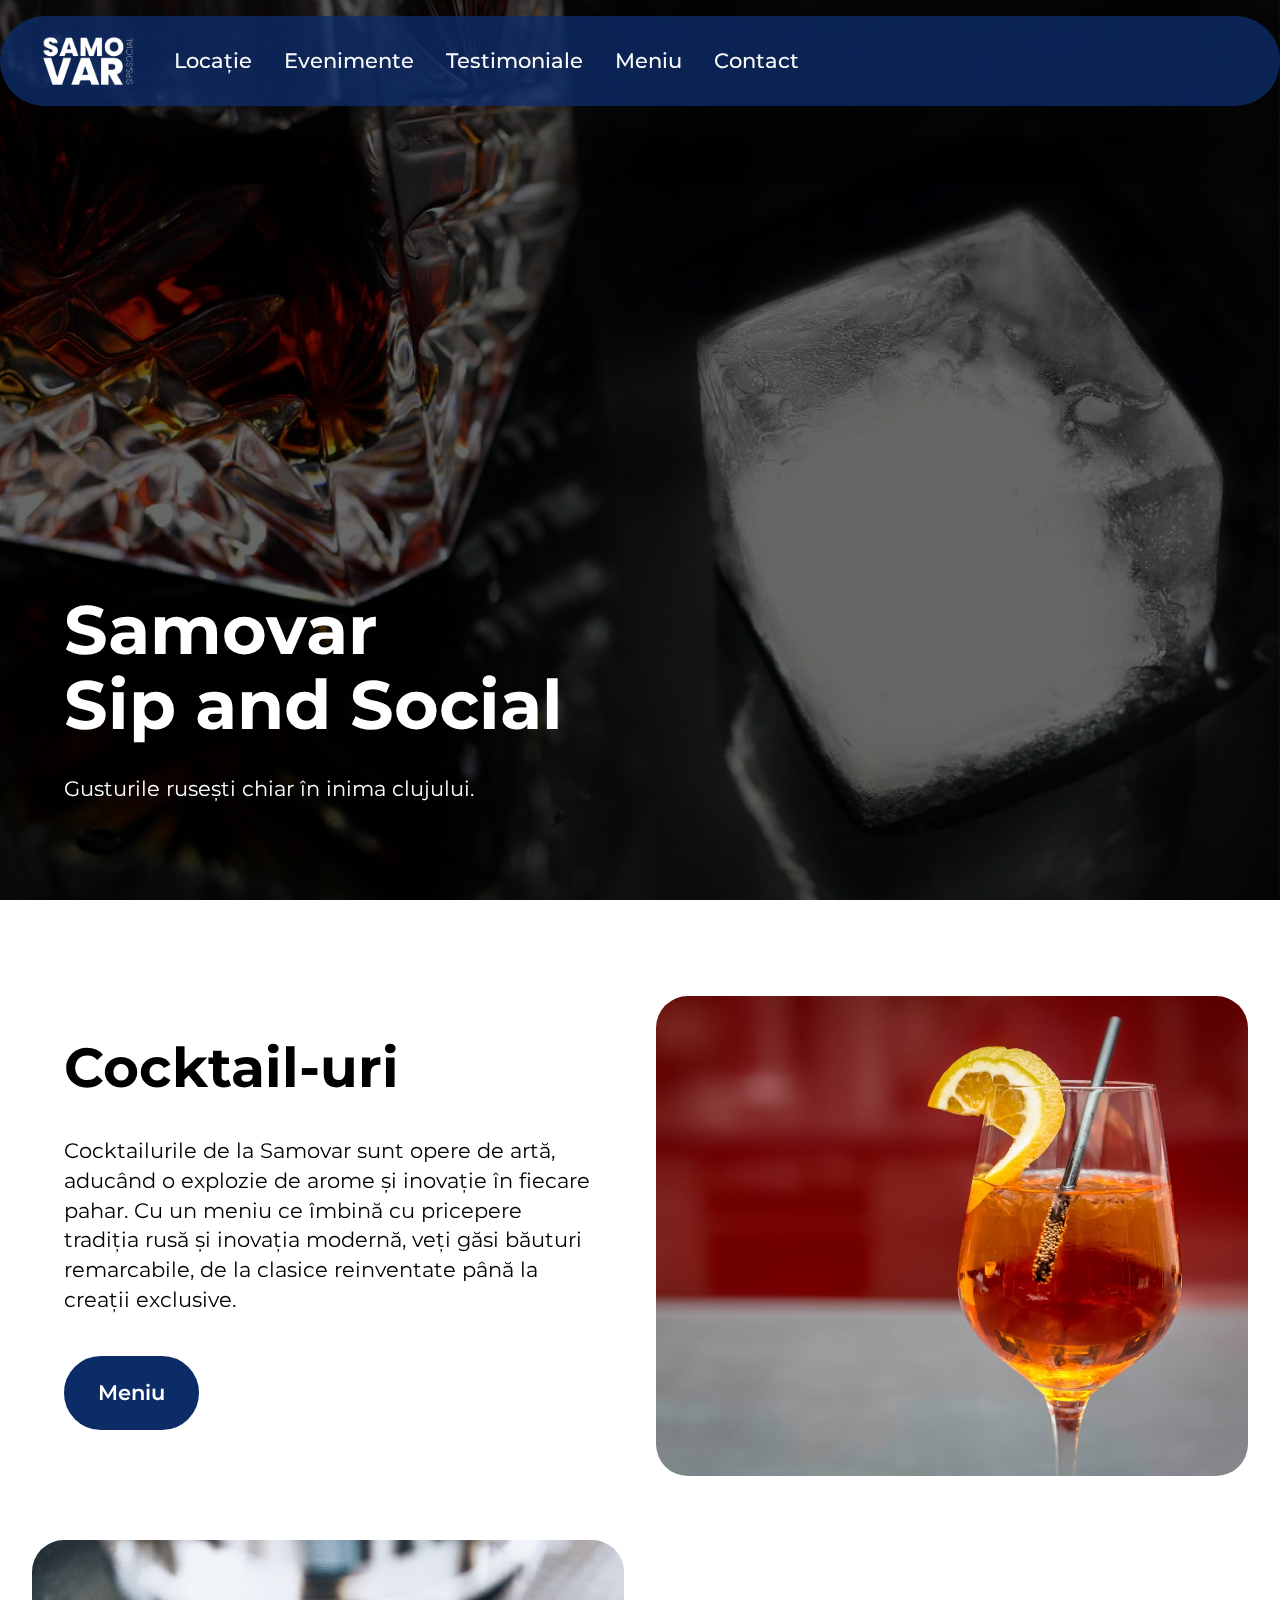
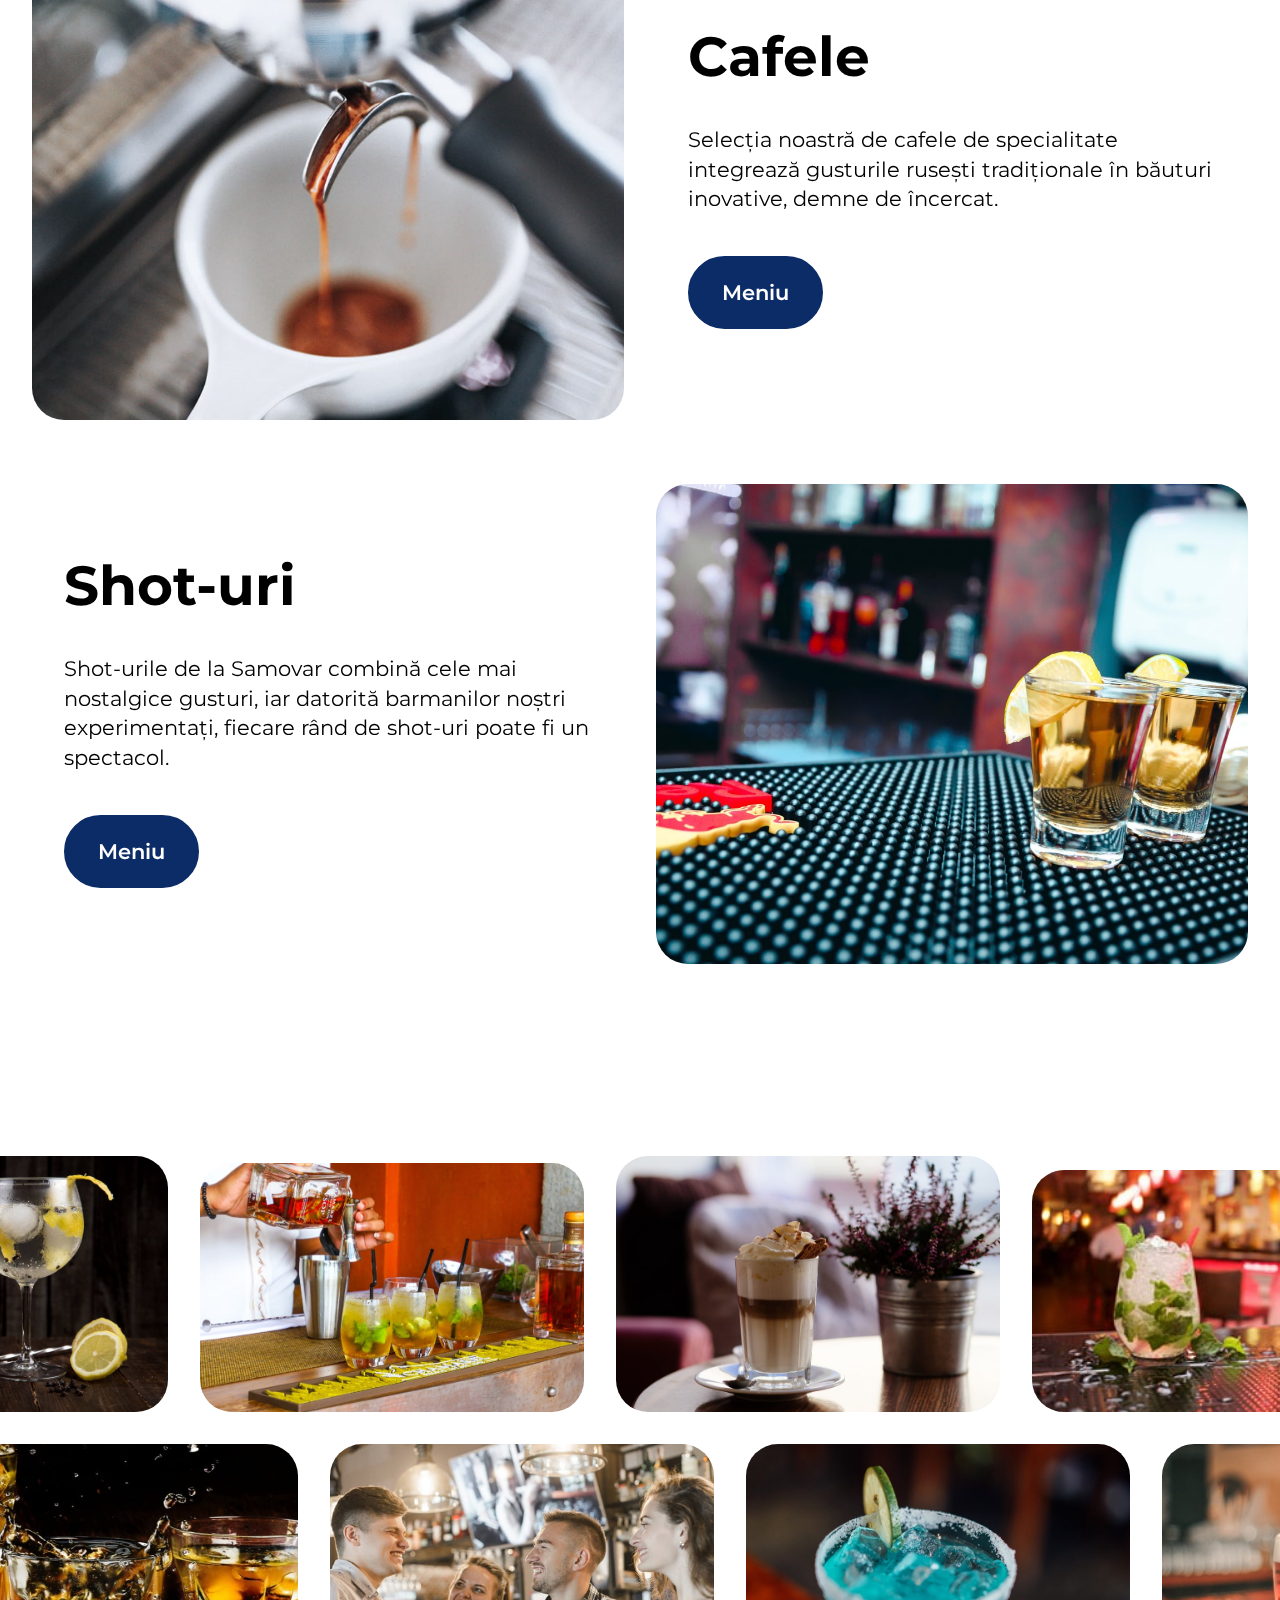
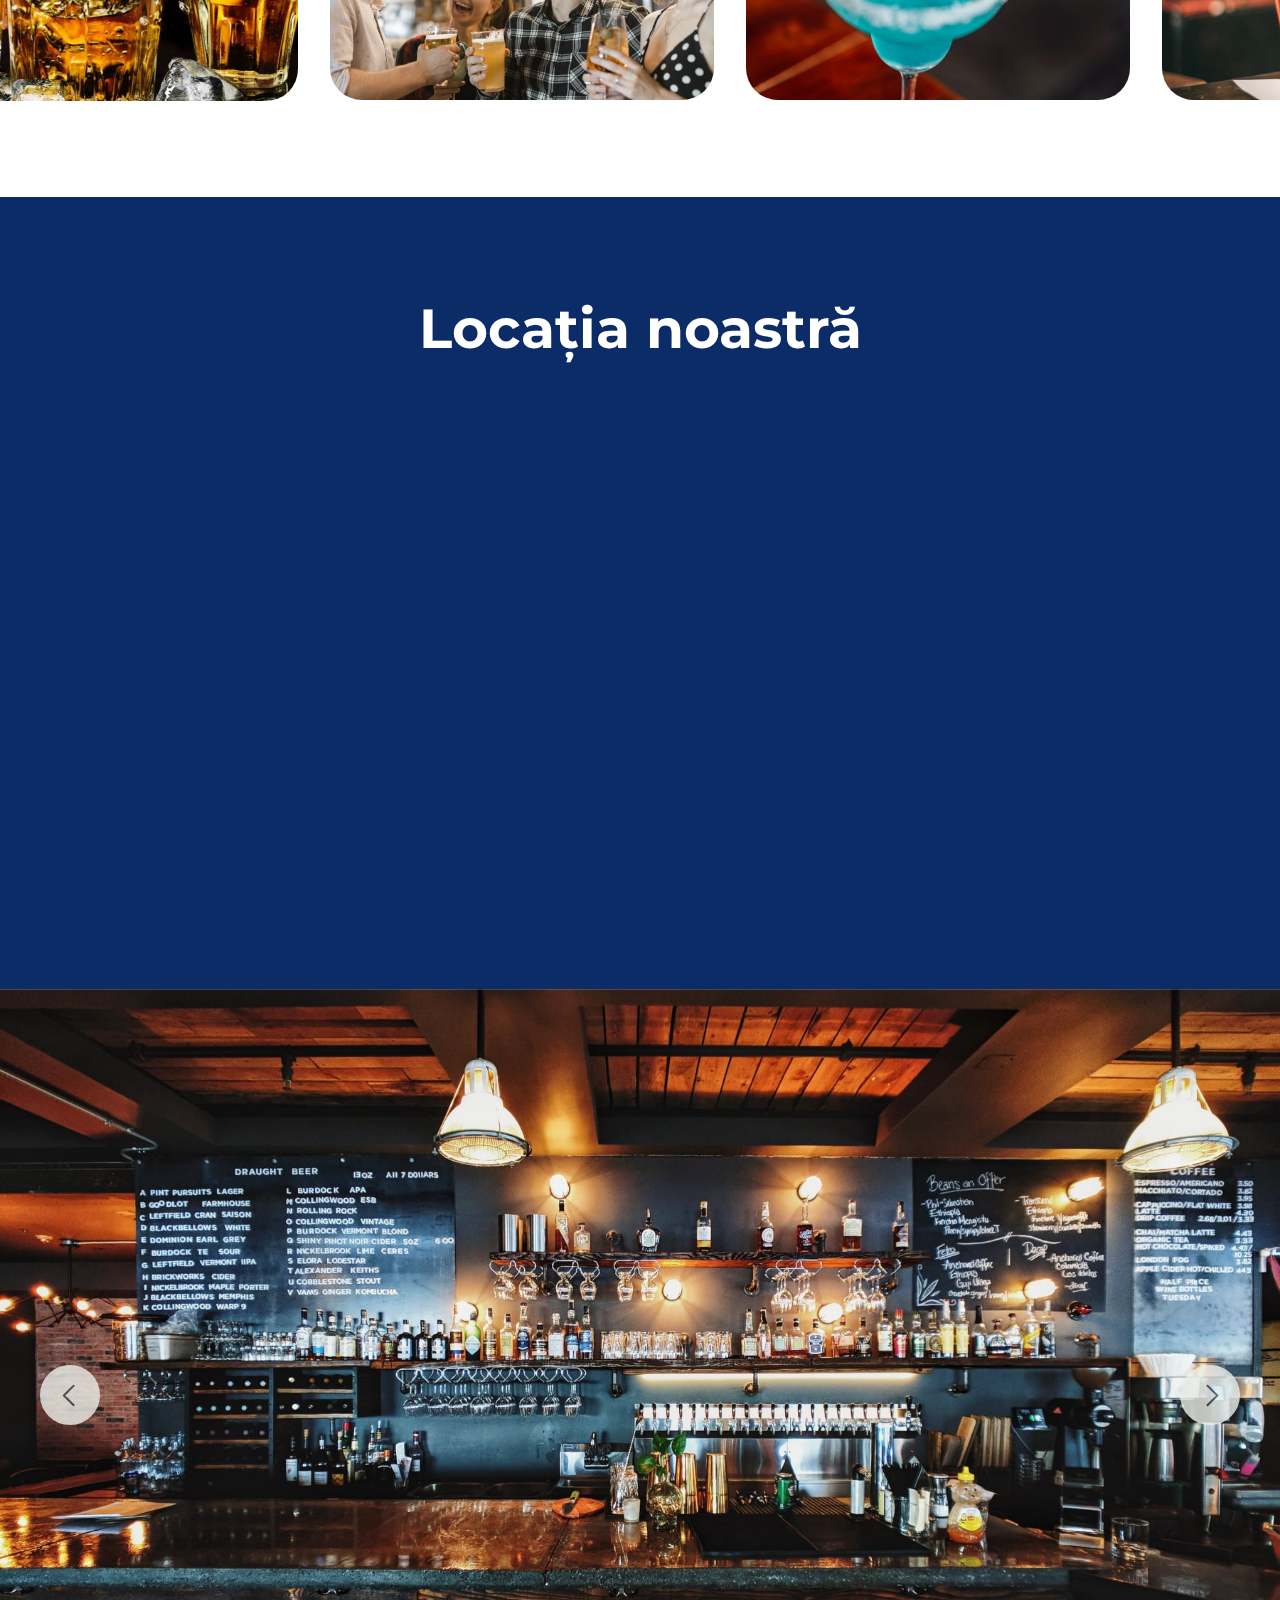
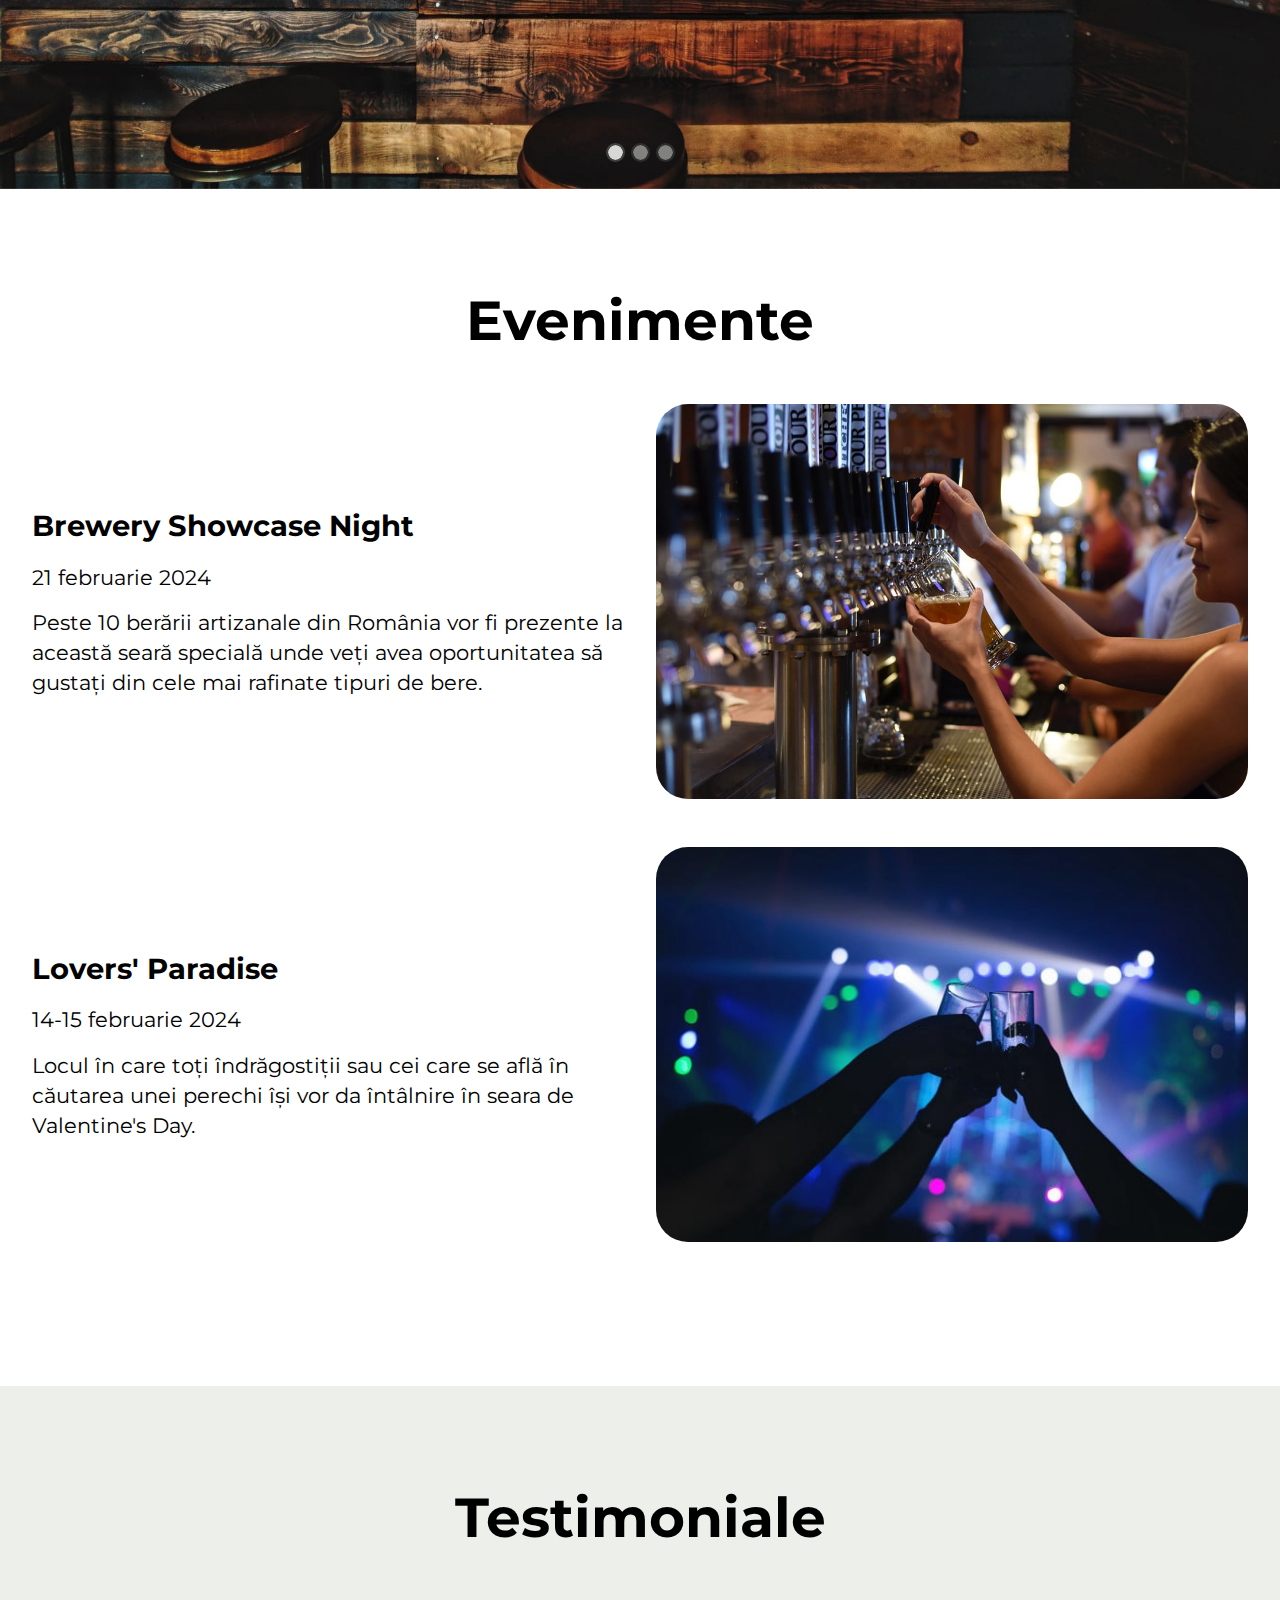
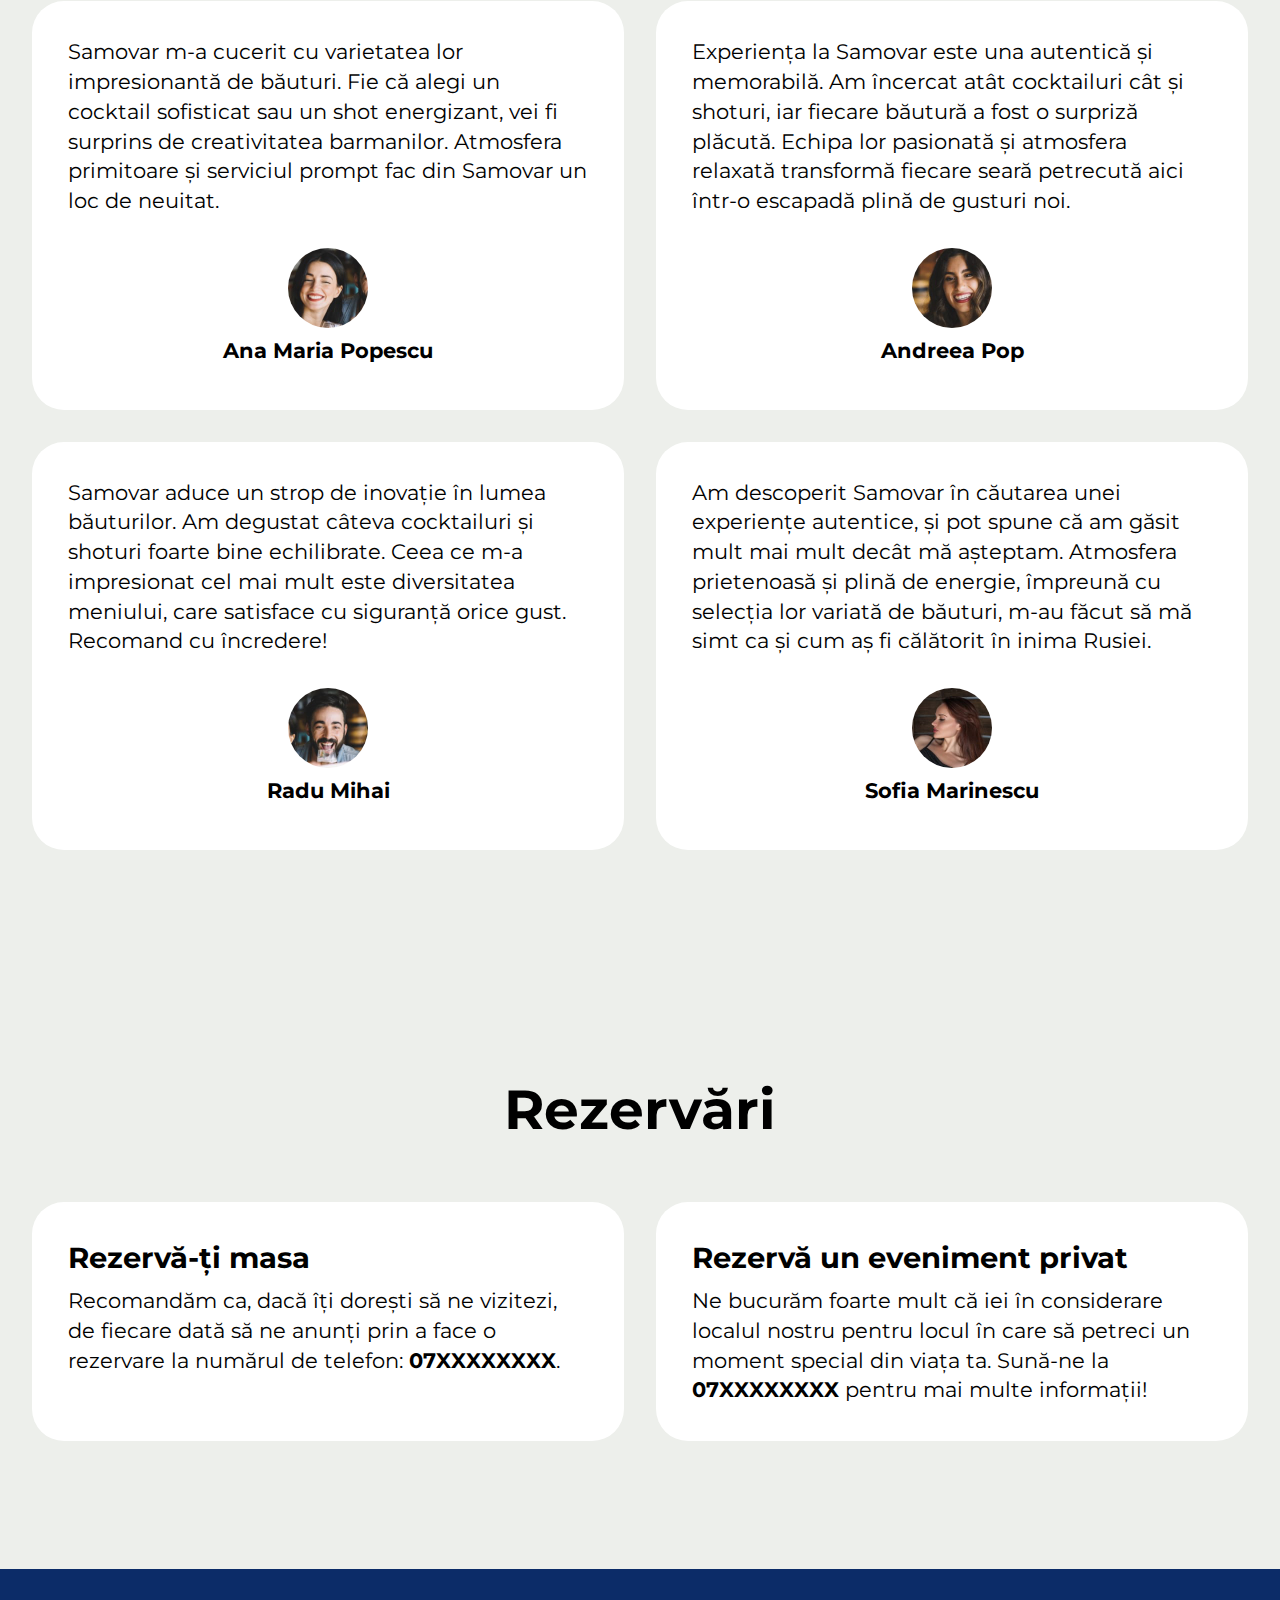
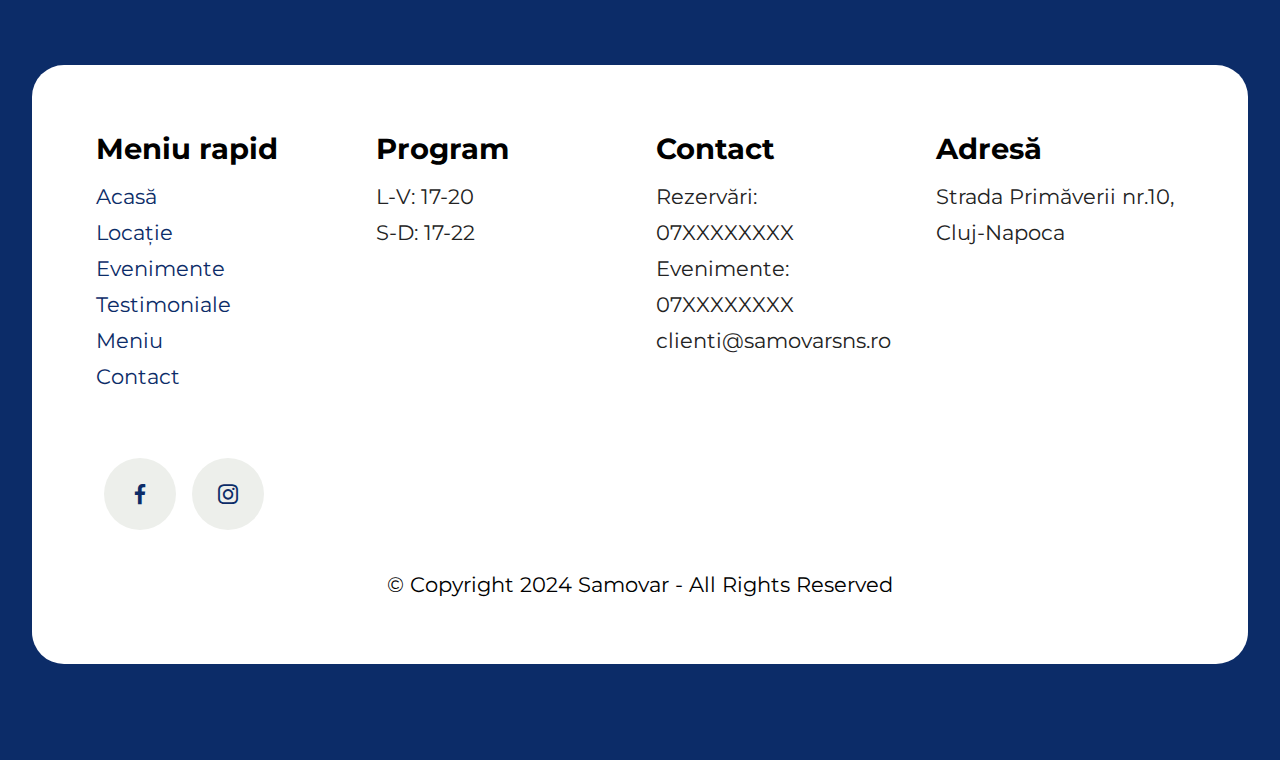
<file: index.html>
<!DOCTYPE html>
<html lang="ro">

<head>
	<meta charset="UTF-8">
	<meta http-equiv="X-UA-Compatible" content="IE=edge">
	<meta name="author" content="Boriceanu Tudor-Cristian">
	<meta name="keywords" content="bar, Rusia, cocktail">
	<meta name="description"
		content="Descoperă autenticitatea băuturilor rusești la Samovar Sip&Social, barul din Cluj unde vodca clasică și cocktailurile inovatoare îmbină tradiția cu inovația.">
	<meta name="viewport" content="width=device-width, initial-scale=1">
	<meta name="viewport" content="width=device-width, initial-scale=1, minimum-scale=1">
	<link rel="shortcut icon" href="assets/images/logo-128x128.png" type="image/x-icon">


	<title>Samovar Sip&Social</title>
	<link rel="stylesheet" href="assets/web/assets/mobirise-icons2/mobirise2.css">
	<link rel="stylesheet" href="assets/bootstrap/css/bootstrap.min.css">
	<link rel="stylesheet" href="assets/bootstrap/css/bootstrap-grid.min.css">
	<link rel="stylesheet" href="assets/bootstrap/css/bootstrap-reboot.min.css">
	<link rel="stylesheet" href="assets/parallax/jarallax.css">
	<link rel="stylesheet" href="assets/dropdown/css/style.css">
	<link rel="stylesheet" href="assets/socicon/css/styles.css">
	<link rel="stylesheet" href="assets/theme/css/style.css">
	<link rel="preload"
		href="https://fonts.googleapis.com/css?family=Montserrat:100,200,300,400,500,600,700,800,900,100i,200i,300i,400i,500i,600i,700i,800i,900i&display=swap"
		as="style" onload="this.onload=null;this.rel='stylesheet'">
	<noscript>
		<link rel="stylesheet"
			href="https://fonts.googleapis.com/css?family=Montserrat:100,200,300,400,500,600,700,800,900,100i,200i,300i,400i,500i,600i,700i,800i,900i&display=swap">
	</noscript>
	<link rel="preload" as="style" href="assets/mobirise/css/mbr-additional.css?v=R8A1ms">
	<link rel="stylesheet" href="assets/mobirise/css/mbr-additional.css?v=R8A1ms" type="text/css">




</head>

<body>

	<div data-bs-version="5.1" class="menu menu1 cid-u1gpDqqfDK" id="navbar">


		<nav class="navbar navbar-dropdown navbar-fixed-top navbar-expand-lg">
			<div class="container">
				<div class="navbar-brand">
					<span class="navbar-logo">
						<a href="index.html">
							<img src="assets/images/logo-2.png" alt="Logo Samovar" style="height: 3rem;">
						</a>
					</span>

				</div>
				<button class="navbar-toggler" type="button" data-toggle="collapse" data-bs-toggle="collapse"
					data-target="#navbarSupportedContent" data-bs-target="#navbarSupportedContent"
					aria-controls="navbarNavAltMarkup" aria-expanded="false" aria-label="Toggle navigation">
					<span class="hamburger">
						<span></span>
						<span></span>
						<span></span>
						<span></span>
					</span>
				</button>

				<div class="collapse navbar-collapse" id="navbarSupportedContent">
					<ul class="navbar-nav nav-dropdown nav-right" data-app-modern-menu="true">
						<li class="nav-item"><a class="nav-link link text-white text-primary display-4"
								href="index.html#locatie">Locație</a></li>
						<li class="nav-item"><a class="nav-link link text-white text-primary display-4"
								href="index.html#evenimente">Evenimente</a></li>
						<li class="nav-item">
							<a class="nav-link link text-white text-primary display-4" href="index.html#testimoniale"
								aria-expanded="false">Testimoniale</a>
						</li>
						<li class="nav-item"><a class="nav-link link text-white text-primary display-4"
								href="meniu.html">Meniu</a></li>
						<li class="nav-item">
							<a class="nav-link link text-white text-primary display-4"
								href="contact.html">Contact<br></a>
						</li>
					</ul>


				</div>
			</div>
		</nav>
	</div>

	<section data-bs-version="5.1" class="header16 cid-u1hgOyPDYt mbr-fullscreen mbr-parallax-background" id="hero">

		<div class="mbr-overlay" style="opacity: 0.6; background-color: rgb(0, 0, 0);"></div>
		<div class="container-fluid">
			<div class="row">
				<div class="content-wrap col-12 col-md-8">
					<h1 class="mbr-section-title mbr-fonts-style mbr-white mb-4 display-1">
						<strong><br>Samovar</strong><br><strong>Sip and Social</strong>
					</h1>

					<p class="mbr-fonts-style mbr-text mbr-white mb-4 display-7">Gusturile rusești chiar în inima
						clujului.&nbsp;</p>

				</div>
			</div>
		</div>
	</section>

	<section data-bs-version="5.1" class="features38 cid-u1gz0LwEFH" id="produse">





		<div class="container">
			<div class="row justify-content-center">
				<div class="col-12 col-md-12 col-lg">
					<div class="text-wrapper align-left">
						<h2 class="mbr-section-title mbr-fonts-style mb-4 display-2">
							<strong>Cocktail-uri</strong>
						</h2>
						<p class="mbr-text align-left mbr-fonts-style mb-4 display-7">
							Cocktailurile de la Samovar sunt opere de artă, aducând o explozie de arome și inovație în
							fiecare pahar.&nbsp;Cu un meniu ce îmbină cu pricepere tradiția rusă și inovația modernă,
							veți găsi băuturi remarcabile, de la clasice reinventate până la creații exclusive.</p>
						<div class="mbr-section-btn align-left mt-3"><a class="btn btn-primary display-7"
								href="meniu.html">Meniu</a></div>
					</div>
				</div>
				<div class="col-12 col-md-12 col-lg-6 image-wrapper">
					<img class="w-100" src="assets/images/aperol-1256x837.jpg" alt="Cocktail Aperol Spritz">
				</div>
			</div>
			<div class="row row-reverse justify-content-center">

				<div class="col-12 col-md-12 col-lg">
					<div class="text-wrapper align-left">
						<h2 class="mbr-section-title mbr-fonts-style mb-4 display-2"><strong>Cafele</strong></h2>
						<p class="mbr-text align-left mbr-fonts-style mb-4 display-7">Selecția noastră de cafele de
							specialitate integrează gusturile rusești tradiționale în băuturi inovative, demne de
							încercat.</p>
						<div class="mbr-section-btn align-left mt-3"><a class="btn btn-primary display-7"
								href="meniu.html">Meniu</a></div>
					</div>
				</div>
				<div class="col-12 col-md-12 col-lg-6 image-wrapper">
					<img class="w-100" src="assets/images/coffee3-1000x667.jpg" alt="Cafea în curs de pregătire">
				</div>
			</div>
			<div class="row justify-content-center">
				<div class="col-12 col-md-12 col-lg">
					<div class="text-wrapper align-left">
						<h2 class="mbr-section-title mbr-fonts-style mb-4 display-2"><strong>Shot-uri</strong></h2>
						<p class="mbr-text align-left mbr-fonts-style mb-4 display-7">Shot-urile de la Samovar combină
							cele mai nostalgice gusturi, iar datorită barmanilor noștri experimentați, fiecare rând de
							shot-uri poate fi un spectacol.</p>
						<div class="mbr-section-btn align-left mt-3"><a class="btn btn-primary display-7"
								href="meniu.html">Meniu</a></div>
					</div>
				</div>
				<div class="col-12 col-md-12 col-lg-6 image-wrapper">
					<img class="w-100" src="assets/images/addiction-alcoholic4-1256x832.jpg"
						alt="2 Shoturi cu felii de lămâie">
				</div>
			</div>
		</div>
	</section>

	<div data-bs-version="5.1" class="gallery4 cid-u1gBiVpEmA" id="galerie">


		<div class="container-fluid gallery-wrapper">
			<div class="row justify-content-center">
				<div class="col-12 content-head">

				</div>
			</div>
			<div class="grid-container">
				<div class="grid-container-1" style="transform: translate3d(-200px, 0px, 0px);">
					<div class="grid-item">
						<img src="assets/images/cocktail-921x614.jpg" alt="Cocktail cu lămâie">
					</div>
					<div class="grid-item">
						<img src="assets/images/alcohol-alcoholic5-921x598.jpg"
							alt="3 cocktail-uri în curs de pregătire">
					</div>
					<div class="grid-item">
						<img src="assets/images/mbr-1-921x614.jpg" alt="Două cocktailuri">
					</div>
					<div class="grid-item">
						<img src="assets/images/alcohol-alcoholic1-300x189.jpg"
							alt="Cocktail cu gheață și frunze de mentă">
					</div>
				</div>
				<div class="grid-container-2" style="transform: translate3d(-70px, 0px, 0px);">
					<div class="grid-item">
						<img src="assets/images/alcohol2-1-921x970.jpeg" alt="3 pahare cu băuturi alcoolice">
					</div>
					<div class="grid-item">
						<img src="assets/images/group-of-young-friends-626x417.jpg" alt="Grup de tineri care beau bere">
					</div>
					<div class="grid-item">
						<img src="assets/images/mbr-921x614.jpg" alt="Două pahare cu băutură">
					</div>
					<div class="grid-item">
						<img src="assets/images/alcohol-alcoholic2-921x614.jpg" alt="Două pahare cu bere">
					</div>
				</div>
			</div>
		</div>
	</div>

	<section data-bs-version="5.1" class="map1 cid-u1mkSbT3fO" id="locatie">



		<div class="container">
			<div class="row justify-content-center">
				<div class="col-12 content-head">
					<div class="mbr-section-head mb-5">
						<h2 class="mbr-section-title mbr-fonts-style align-center mb-0 display-2"><strong>Locația
								noastră</strong></h2>

					</div>
				</div>
			</div>
			<div class="google-map"><iframe style="border:0"
					src="https://www.google.com/maps/embed?pb=!1m18!1m12!1m3!1d2733.5525004301226!2d23.551683399999998!3d46.7540051!2m3!1f0!2f0!3f0!3m2!1i1024!2i768!4f13.1!3m3!1m2!1s0x47490e6850db9513%3A0xf5557e1888db9cdd!2sStrada%20Prim%C4%83verii%2C%20Cluj-Napoca%2C%20Romania!5e0!3m2!1sen!2sus!4v1705252991131!5m2!1sen!2sus"
					allowfullscreen=""></iframe></div>
		</div>
	</section>

	<div data-bs-version="5.1" class="slider3 cid-u1mnrspAZe" id="galerie-interior">

		<div class="carousel slide" id="u1xAcm4Kv6" data-interval="5000" data-bs-interval="5000">
			<ol class="carousel-indicators">
				<li data-slide-to="0" data-bs-slide-to="0" class="active" data-target="#u1xAcm4Kv6"
					data-bs-target="#u1xAcm4Kv6"></li>
				<li data-slide-to="1" data-bs-slide-to="1" data-target="#u1xAcm4Kv6" data-bs-target="#u1xAcm4Kv6"></li>
				<li data-slide-to="2" data-bs-slide-to="2" data-target="#u1xAcm4Kv6" data-bs-target="#u1xAcm4Kv6"></li>
			</ol>
			<div class="carousel-inner">
				<div class="carousel-item slider-image item active">
					<div class="item-wrapper">
						<img class="d-block w-100" src="assets/images/photo-1514933651103-005eec06c04b-1800x1350.jpg"
							alt="Interiorul barului">


					</div>
				</div>
				<div class="carousel-item slider-image item">
					<div class="item-wrapper">
						<img class="d-block w-100" src="assets/images/mbr-1920x1282.jpg" alt="Interiorul barului">


					</div>
				</div>
				<div class="carousel-item slider-image item">
					<div class="item-wrapper">
						<img class="d-block w-100" src="assets/images/mbr-1800x1200.jpg" alt="Exteriorul barului">


					</div>
				</div>
			</div>
			<a class="carousel-control carousel-control-prev" role="button" data-slide="prev" data-bs-slide="prev"
				href="#u1xAcm4Kv6">
				<span class="mobi-mbri mobi-mbri-arrow-prev" aria-hidden="true"></span>
				<span class="sr-only visually-hidden">Previous</span>
			</a>
			<a class="carousel-control carousel-control-next" role="button" data-slide="next" data-bs-slide="next"
				href="#u1xAcm4Kv6">
				<span class="mobi-mbri mobi-mbri-arrow-next" aria-hidden="true"></span>
				<span class="sr-only visually-hidden">Next</span>
			</a>
		</div>
	</div>

	<section data-bs-version="5.1" class="news05 cid-u1hcuzW3s3" id="evenimente">

		<div class="container">
			<div class="row justify-content-center">
				<div class="col-12 mb-5 content-head">
					<h2 class="mbr-section-title mbr-fonts-style align-center mb-0 display-2">
						<strong>Evenimente</strong>
					</h2>

				</div>
			</div>
			<div class="row justify-content-center item features-without-image mb-5 active">
				<div class="col-12 col-lg-6">
					<img class="w-100" src="assets/images/adult-alcohol-1000x667.jpg"
						alt="Femeie ce toarnă bere la draft">
				</div>
				<div class="col-12 col-lg item-wrapper">
					<h3 class="mbr-card-title mbr-fonts-style mt-3 mb-3 display-5">
						<strong>Brewery Showcase Night</strong>
					</h3>
					<p class="mbr-card-subtitle mbr-fonts-style mt-0 mb-3 display-7">21 februarie 2024</p>
					<p class="mbr-text mbr-fonts-style mt-0 mb-3 display-7">Peste 10 berării artizanale din România vor
						fi prezente la această seară specială unde veți avea oportunitatea să gustați din cele mai
						rafinate tipuri de bere.</p>

				</div>
			</div>
			<div class="row justify-content-center item features-without-image mb-5">
				<div class="col-12 col-lg-6">
					<img class="w-100"
						src="assets/images/friends-clinking-drink-glasses-modern-bar-1150-18971-626x417.jpg"
						alt="Oameni ciocnesc pahare la o petrecere" data-slide-to="2" data-bs-slide-to="2">
				</div>
				<div class="col-12 col-lg item-wrapper">
					<h3 class="mbr-card-title mbr-fonts-style mt-3 mb-3 display-5">
						<strong>Lovers' Paradise</strong>
					</h3>
					<p class="mbr-card-subtitle mbr-fonts-style mt-0 mb-3 display-7">14-15 februarie 2024</p>
					<p class="mbr-text mbr-fonts-style mt-0 mb-3 display-7">
						Locul în care toți îndrăgostiții sau cei care se află în căutarea unei perechi își vor da
						întâlnire în seara de Valentine's Day.</p>

				</div>
			</div>
		</div>
	</section>

	<section data-bs-version="5.1" class="people04 cid-u1DPA4FGzA" id="testimoniale">


		<div class="container">
			<div class="row mb-5 justify-content-center">
				<div class="col-12 mb-0 content-head">
					<h2 class="mbr-section-title mbr-fonts-style align-center mb-0 display-2">
						<strong>Testimoniale</strong>
					</h2>

				</div>
			</div>
			<div class="row mbr-masonry" data-masonry="{&quot;percentPosition&quot;: true }">
				<div class="item features-without-image col-12 col-md-6 col-lg-6 active">
					<div class="item-wrapper">
						<div class="card-box align-left">
							<p class="card-text mbr-fonts-style display-7">
								Samovar m-a cucerit cu varietatea lor impresionantă de băuturi. Fie că alegi un cocktail
								sofisticat sau un shot energizant, vei fi surprins de creativitatea barmanilor.
								Atmosfera primitoare și serviciul prompt fac din Samovar un loc de neuitat.
							</p>
							<div class="img-wrapper mt-4 mb-2">
								<img src="assets/images/doamna2-160x160.jpg" alt="Fața Anei" data-slide-to="0"
									data-bs-slide-to="0">
							</div>
							<p class="card-title mbr-fonts-style display-7"><strong>Ana Maria Popescu</strong></p>
						</div>
					</div>
				</div>
				<div class="item features-without-image col-12 col-md-6 col-lg-6">
					<div class="item-wrapper">
						<div class="card-box align-left">
							<p class="card-text mbr-fonts-style display-7">Experiența la Samovar este una autentică și
								memorabilă. Am încercat atât cocktailuri cât și shoturi, iar fiecare băutură a fost o
								surpriză plăcută. Echipa lor pasionată și atmosfera relaxată transformă fiecare seară
								petrecută aici într-o escapadă plină de gusturi noi.</p>
							<div class="img-wrapper mt-4 mb-2">
								<img src="assets/images/doamna-160x160.jpg" data-slide-to="1" data-bs-slide-to="1"
									alt="Fața Andreei">
							</div>
							<p class="card-title mbr-fonts-style display-7">
								<strong>Andreea Pop</strong>
							</p>
						</div>
					</div>
				</div>
				<div class="item features-without-image col-12 col-md-6 col-lg-6">
					<div class="item-wrapper">
						<div class="card-box align-left">
							<p class="card-text mbr-fonts-style display-7">
								Samovar aduce un strop de inovație în lumea băuturilor. Am degustat câteva cocktailuri
								și shoturi foarte bine echilibrate. Ceea ce m-a impresionat cel mai mult este
								diversitatea meniului, care satisface cu siguranță orice gust. Recomand cu încredere!
							</p>
							<div class="img-wrapper mt-4 mb-2">
								<img src="assets/images/domn-160x160.jpg" data-slide-to="2" data-bs-slide-to="2"
									alt="Fața lui Radu">
							</div>
							<p class="card-title mbr-fonts-style display-7">
								<strong>Radu Mihai</strong>
							</p>
						</div>
					</div>
				</div>
				<div class="item features-without-image col-12 col-md-6 col-lg-6">
					<div class="item-wrapper">
						<div class="card-box align-left">
							<p class="card-text mbr-fonts-style display-7">
								Am descoperit Samovar în căutarea unei experiențe autentice, și pot spune că am găsit
								mult mai mult decât mă așteptam. Atmosfera prietenoasă și plină de energie, împreună cu
								selecția lor variată de băuturi, m-au făcut să mă simt ca și cum aș fi călătorit în
								inima Rusiei.
							</p>
							<div class="img-wrapper mt-4 mb-2">
								<img src="assets/images/doamna3-160x160.jpg" data-slide-to="3" data-bs-slide-to="3"
									alt="Fața Sofiei">
							</div>
							<p class="card-title mbr-fonts-style display-7">
								<strong>Sofia Marinescu</strong>
							</p>
						</div>
					</div>
				</div>


			</div>
		</div>
	</section>

	<section data-bs-version="5.1" class="features026 cid-u1lJwyXNau" id="rezervari">




		<div class="container">
			<div class="row mb-5 justify-content-center">
				<div class="col-12 mb-0 content-head">
					<h2 class="mbr-section-title mbr-fonts-style align-center display-2">
						<strong>Rezervări</strong>
					</h2>

				</div>
			</div>
			<div class="row">
				<div class="item features-without-image col-12 col-md-6 col-lg-6 item-mb">
					<div class="item-wrapper">
						<div class="card-box align-left">

							<h3 class="card-title mbr-fonts-style display-5">
								<strong>Rezervă-ți masa</strong>
							</h3>

							<p class="card-text mbr-fonts-style display-7">Recomandăm ca, dacă îți dorești să ne
								vizitezi, de fiecare dată să ne anunți prin a face o rezervare la numărul de telefon:
								<strong>07XXXXXXXX</strong>.
							</p>
						</div>
					</div>
				</div>


				<div class="item features-without-image col-12 col-md-6 col-lg-6 item-mb">
					<div class="item-wrapper">
						<div class="card-box align-left">

							<h3 class="card-title mbr-fonts-style display-5">
								<strong>Rezervă un eveniment privat</strong>
							</h3>

							<p class="card-text mbr-fonts-style display-7">
								Ne bucurăm foarte mult că iei în considerare localul nostru pentru locul în care să
								petreci un moment special din viața ta. Sună-ne la <strong>07XXXXXXXX</strong> pentru
								mai multe informații!</p>
						</div>
					</div>
				</div>
			</div>
		</div>
	</section>

	<section data-bs-version="5.1" class="footer1 cid-u1mrBAVfCZ" id="footer">

		<div class="container">
			<div class="row mbr-white">
				<div class="col-12 col-md-6 col-lg-3">
					<h2 class="mbr-section-subtitle mbr-fonts-style mb-2 display-5"><strong>Meniu rapid</strong></h2>
					<ul class="list mbr-fonts-style display-7">
						<li class="mbr-text item-wrap"><a href="index.html" class="text-primary">Acasă</a></li>
						<li class="mbr-text item-wrap"><a href="index.html#locatie" class="text-primary">Locație</a>
						</li>
						<li class="mbr-text item-wrap"><a href="index.html#evenimente"
								class="text-primary">Evenimente</a>
						</li>
						<li class="mbr-text item-wrap"><a href="index.html#testimoniale"
								class="text-primary">Testimoniale</a></li>
						<li class="mbr-text item-wrap"><a href="meniu.html" class="text-primary">Meniu</a></li>
						<li class="mbr-text item-wrap"><a href="contact.html" class="text-primary">Contact</a></li>
					</ul>
				</div>
				<div class="col-12 col-md-6 col-lg-3">
					<h2 class="mbr-section-subtitle mbr-fonts-style mb-2 display-5">
						<strong>Program</strong>
					</h2>
					<ul class="list mbr-fonts-style display-7">
						<li class="mbr-text item-wrap">L-V: 17-20
						</li>
						<li class="mbr-text item-wrap">S-D: 17-22</li>
					</ul>
				</div>
				<div class="col-12 col-md-6 col-lg-3">
					<h2 class="mbr-section-subtitle mbr-fonts-style mb-2 display-5"><strong>Contact</strong></h2>
					<ul class="list mbr-fonts-style display-7">
						<li class="mbr-text item-wrap">Rezervări: </li>
						<li class="mbr-text item-wrap">07XXXXXXXX</li>
						<li class="mbr-text item-wrap">Evenimente: 07XXXXXXXX</li>
						<li class="mbr-text item-wrap">clienti@samovarsns.ro</li>
					</ul>
				</div>
				<div class="col-12 col-md-6 col-lg-3">
					<h2 class="mbr-section-subtitle mbr-fonts-style mb-2 display-5">
						<strong>Adresă</strong>
					</h2>
					<ul class="list mbr-fonts-style display-7">
						<li class="mbr-text item-wrap">Strada Primăverii nr.10, Cluj-Napoca</li>
					</ul>
				</div>
				<div class="col-12 mt-5 footer-col">


					<div class="social-row mt-2 display-7">
						<div class="soc-item">
							<a href="https://www.facebook.com/the.soviet.pub/" target="_blank">
								<span class="mbr-iconfont socicon-facebook socicon"></span>
							</a>
						</div>
						<div class="soc-item">
							<a href="https://www.instagram.com/the.soviet/" target="_blank">
								<span class="mbr-iconfont socicon-instagram socicon"></span>
							</a>
						</div>


					</div>
				</div>
				<div class="col-12 mt-4">
					<p class="mbr-text mb-0 mbr-fonts-style copyright align-center display-7">
						© Copyright 2024 Samovar - All Rights Reserved
					</p>
				</div>
			</div>
		</div>
	</section>

	<script src="assets/bootstrap/js/bootstrap.bundle.min.js"></script>
	<script src="assets/parallax/jarallax.js"></script>
	<script src="assets/smoothscroll/smooth-scroll.js"></script>
	<script src="assets/ytplayer/index.js"></script>
	<script src="assets/dropdown/js/navbar-dropdown.js"></script>
	<script src="assets/scrollgallery/scroll-gallery.js"></script>
	<script src="assets/theme/js/script.js"></script>


</body>

</html>
</file>
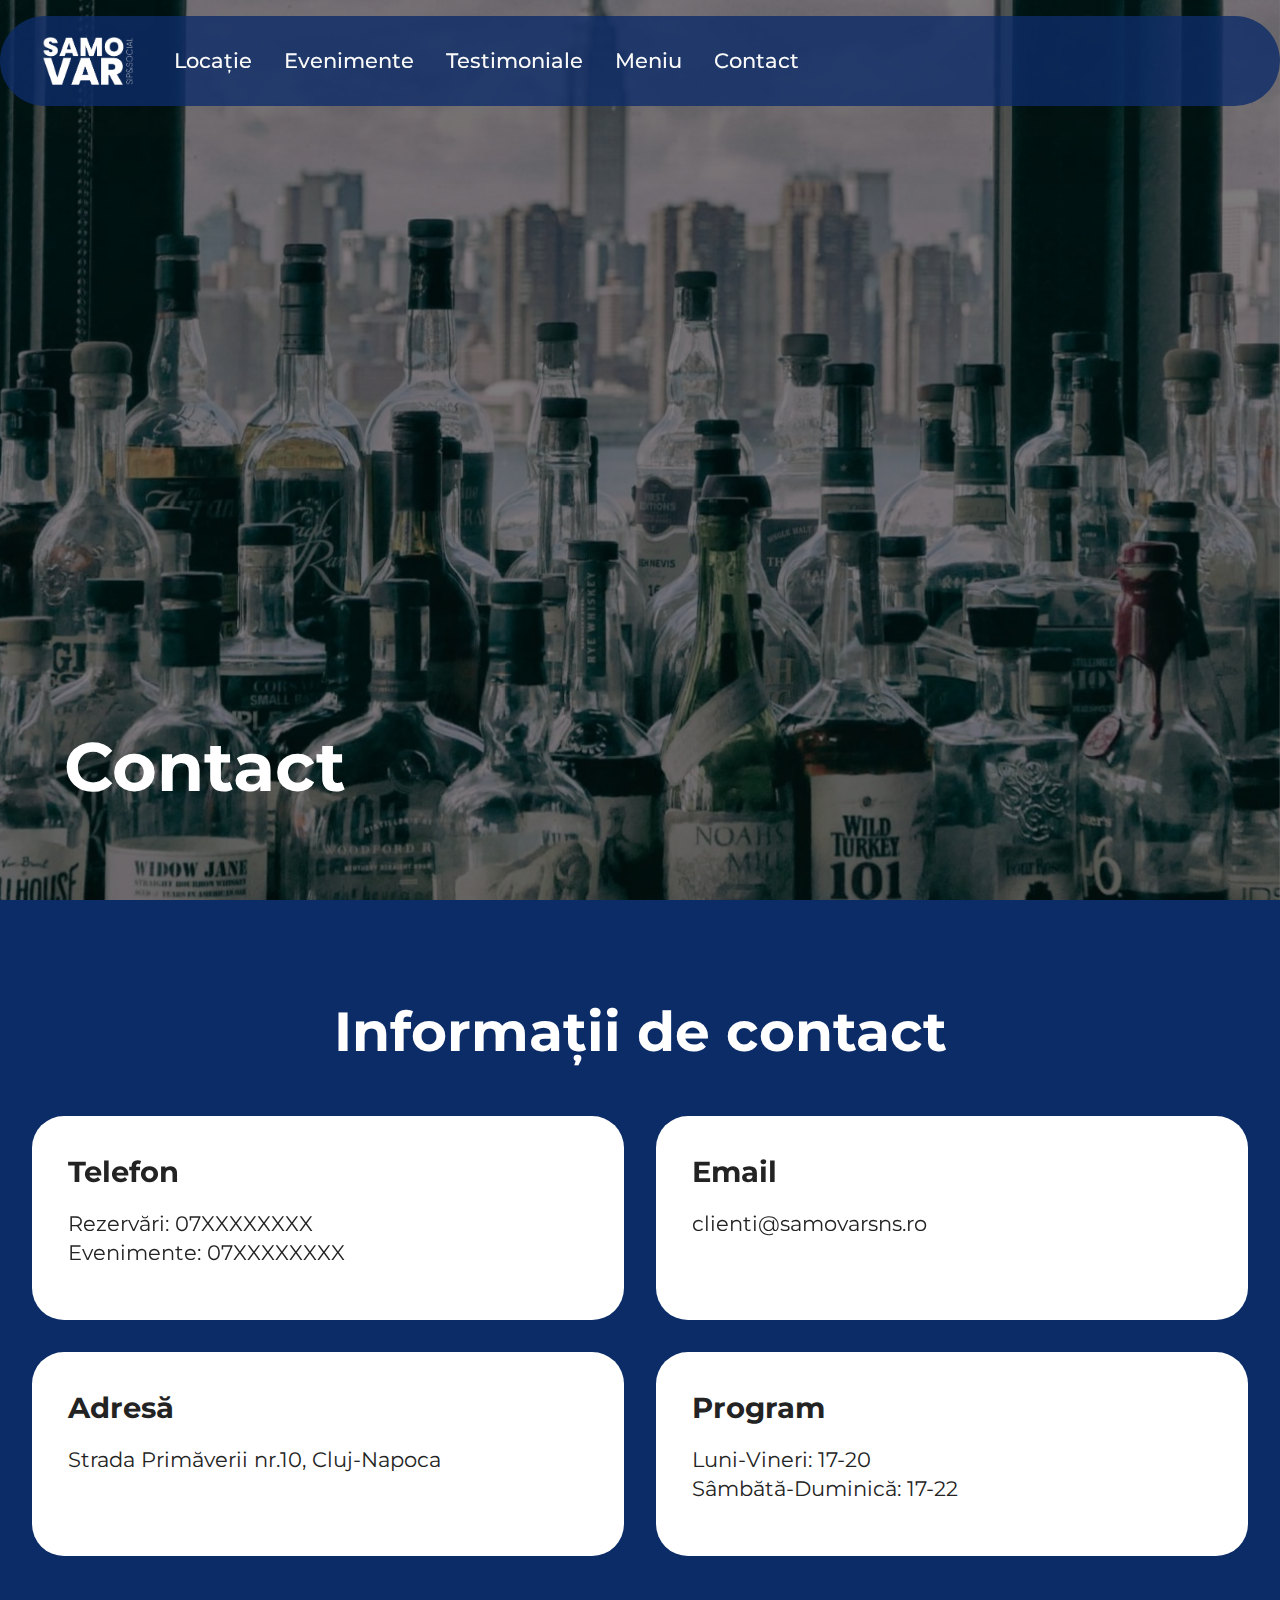
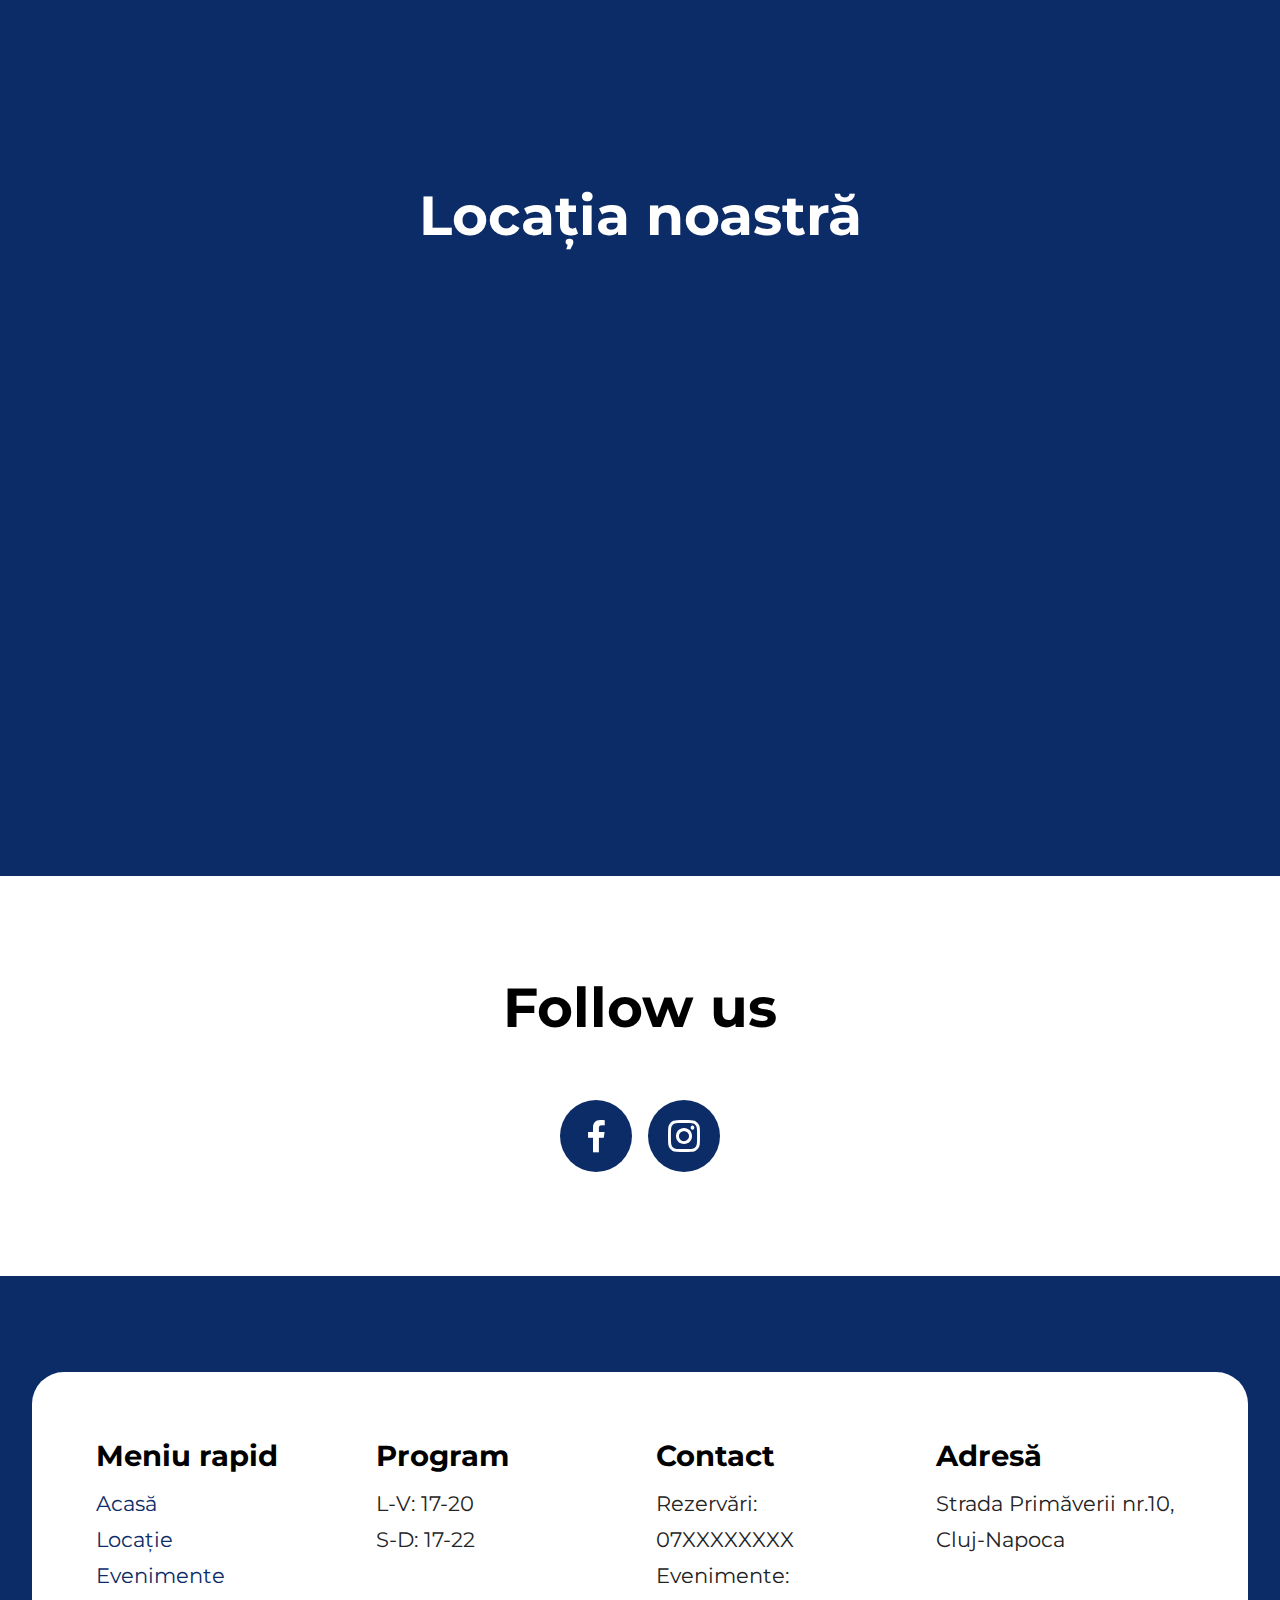
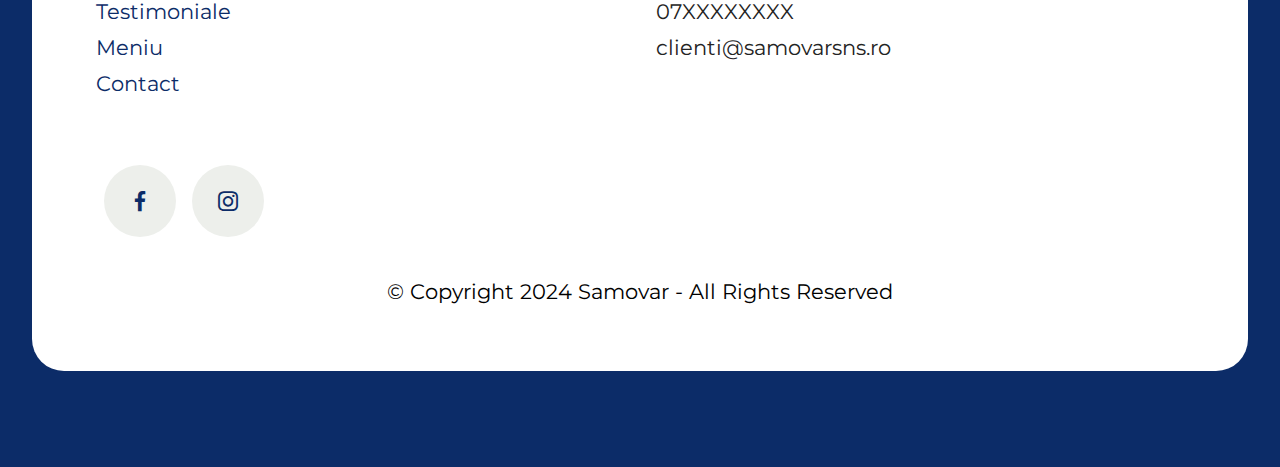
<file: contact.html>
<!DOCTYPE html>
<html lang="ro">

<head>
    <meta charset="UTF-8">
    <meta http-equiv="X-UA-Compatible" content="IE=edge">
    <meta name="author" content="Boriceanu Tudor-Cristian">
    <meta name="keywords" content="bar, Rusia, cocktail">
    <meta name="description"
        content="Descoperă autenticitatea băuturilor rusești la Samovar Sip&Social, barul din Cluj unde vodca clasică și cocktailurile inovatoare îmbină tradiția cu inovația.">

    <meta name="viewport" content="width=device-width, initial-scale=1, minimum-scale=1">
    <link rel="shortcut icon" href="assets/images/logo-128x128.png" type="image/x-icon">


    <title>Samovar Sip&Social</title>
    <link rel="stylesheet" href="assets/web/assets/mobirise-icons2/mobirise2.css">
    <link rel="stylesheet" href="assets/bootstrap/css/bootstrap.min.css">
    <link rel="stylesheet" href="assets/bootstrap/css/bootstrap-grid.min.css">
    <link rel="stylesheet" href="assets/bootstrap/css/bootstrap-reboot.min.css">
    <link rel="stylesheet" href="assets/parallax/jarallax.css">
    <link rel="stylesheet" href="assets/dropdown/css/style.css">
    <link rel="stylesheet" href="assets/socicon/css/styles.css">
    <link rel="stylesheet" href="assets/theme/css/style.css">
    <link rel="preload"
        href="https://fonts.googleapis.com/css?family=Montserrat:100,200,300,400,500,600,700,800,900,100i,200i,300i,400i,500i,600i,700i,800i,900i&display=swap"
        as="style" onload="this.onload=null;this.rel='stylesheet'">
    <noscript>
        <link rel="stylesheet"
            href="https://fonts.googleapis.com/css?family=Montserrat:100,200,300,400,500,600,700,800,900,100i,200i,300i,400i,500i,600i,700i,800i,900i&display=swap">
    </noscript>
    <link rel="preload" as="style" href="assets/mobirise/css/mbr-additional.css?v=y2HzYQ">
    <link rel="stylesheet" href="assets/mobirise/css/mbr-additional.css?v=y2HzYQ" type="text/css">




</head>

<body>

    <div data-bs-version="5.1" class="menu menu1 cid-u1gpDqqfDK" id="meniu-c">


        <nav class="navbar navbar-dropdown navbar-fixed-top navbar-expand-lg">
            <div class="container">
                <div class="navbar-brand">
                    <span class="navbar-logo">
                        <a href="index.html">
                            <img src="assets/images/logo-2.png" alt="Logo Samovar" style="height: 3rem;">
                        </a>
                    </span>

                </div>
                <button class="navbar-toggler" type="button" data-toggle="collapse" data-bs-toggle="collapse"
					data-target="#navbarSupportedContent" data-bs-target="#navbarSupportedContent"
					aria-controls="navbarNavAltMarkup" aria-expanded="false" aria-label="Toggle navigation">
					<span class="hamburger">
						<span></span>
						<span></span>
						<span></span>
						<span></span>
					</span>
				</button>
                <div class="collapse navbar-collapse" id="navbarSupportedContent">
                    <ul class="navbar-nav nav-dropdown nav-right" data-app-modern-menu="true">
                        <li class="nav-item"><a class="nav-link link text-white text-primary display-4"
                                href="index.html#locatie">Locație</a></li>
                        <li class="nav-item"><a class="nav-link link text-white text-primary display-4"
                                href="index.html#evenimente">Evenimente</a></li>
                        <li class="nav-item">
                            <a class="nav-link link text-white text-primary display-4" href="index.html#testimoniale"
                                aria-expanded="false">Testimoniale</a>
                        </li>
                        <li class="nav-item"><a class="nav-link link text-white text-primary display-4"
                                href="meniu.html">Meniu</a></li>
                        <li class="nav-item">
                            <a class="nav-link link text-white text-primary display-4"
                                href="contact.html">Contact<br></a>
                        </li>
                    </ul>


                </div>
            </div>
        </nav>
    </div>

    <section data-bs-version="5.1" class="header16 cid-u1lGFOEDt1 mbr-fullscreen mbr-parallax-background"
        id="hero-contact">

        <div class="mbr-overlay" style="opacity: 0.5; background-color: rgb(0, 0, 0);"></div>
        <div class="container-fluid">
            <div class="row">
                <div class="content-wrap col-12 col-md-12">
                    <h1 class="mbr-section-title mbr-fonts-style mbr-white mb-4 display-1"><strong>Contact</strong></h1>
                </div>
            </div>
        </div>
    </section>

    <section data-bs-version="5.1" class="contacts01 cid-u1lGnGHw5A" id="info-contact">




        <div class="container">
            <div class="row justify-content-center">
                <div class="col-12 content-head">
                    <div class="mbr-section-head mb-5">
                        <h2 class="mbr-section-title mbr-fonts-style align-center mb-0 display-2">
                            <strong>Informații de contact</strong>
                        </h2>

                    </div>
                </div>
            </div>
            <div class="row">
                <div class="item features-without-image col-12 col-md-6 active">
                    <div class="item-wrapper">
                        <div class="text-wrapper">
                            <h3 class="card-title mbr-fonts-style mb-3 display-5">
                                <strong>Telefon</strong>
                            </h3>
                            <p class="mbr-text mbr-fonts-style display-7">Rezervări: 07XXXXXXXX<br>Evenimente:
                                07XXXXXXXX</p>
                        </div>
                    </div>
                </div>
                <div class="item features-without-image col-12 col-md-6">
                    <div class="item-wrapper">
                        <div class="text-wrapper">
                            <h3 class="card-title mbr-fonts-style mb-3 display-5">
                                <strong>Email</strong>
                            </h3>
                            <p class="mbr-text mbr-fonts-style display-7">clienti@samovarsns.ro</p>
                        </div>
                    </div>
                </div>
                <div class="item features-without-image col-12 col-md-6">
                    <div class="item-wrapper">
                        <div class="text-wrapper">
                            <h3 class="card-title mbr-fonts-style mb-3 display-5">
                                <strong>Adresă</strong>
                            </h3>
                            <p class="mbr-text mbr-fonts-style display-7">
                                Strada Primăverii nr.10, Cluj-Napoca
                            </p>
                        </div>
                    </div>
                </div>
                <div class="item features-without-image col-12 col-md-6">
                    <div class="item-wrapper">
                        <div class="text-wrapper">
                            <h3 class="card-title mbr-fonts-style mb-3 display-5">
                                <strong>Program</strong>
                            </h3>
                            <p class="mbr-text mbr-fonts-style display-7">Luni-Vineri: 17-20
                                <br>Sâmbătă-Duminică: 17-22
                            </p>
                        </div>
                    </div>
                </div>
            </div>
        </div>
    </section>

    <section data-bs-version="5.1" class="map1 cid-u1lGcz0DqP" id="locatie-c">



        <div class="container">
            <div class="row justify-content-center">
                <div class="col-12 content-head">
                    <div class="mbr-section-head mb-5">
                        <h2 class="mbr-section-title mbr-fonts-style align-center mb-0 display-2"><strong>Locația
                                noastră</strong></h2>
                    </div>
                </div>
            </div>
            <div class="google-map"><iframe style="border:0"
                    src="https://www.google.com/maps/embed?pb=!1m18!1m12!1m3!1d2733.5525004301226!2d23.551683399999998!3d46.7540051!2m3!1f0!2f0!3f0!3m2!1i1024!2i768!4f13.1!3m3!1m2!1s0x47490e6850db9513%3A0xf5557e1888db9cdd!2sStrada%20Prim%C4%83verii%2C%20Cluj-Napoca%2C%20Romania!5e0!3m2!1sen!2sus!4v1705252991131!5m2!1sen!2sus"
                    allowfullscreen=""></iframe></div>
        </div>
    </section>

    <section data-bs-version="5.1" class="social05 cid-u1xtAFmwHW" id="social-c">




        <div class="container">
            <div class="row">
                <h2 class="mbr-section-title align-center mb-5 mbr-fonts-style display-2">
                    <strong>Follow us</strong>
                </h2>
                <div class="col-12">
                    <div class="social-row">
                        <div class="soc-item">
                            <a href="https://www.facebook.com/the.soviet.pub" target="_blank">
                                <span class="mbr-iconfont socicon-facebook socicon"></span>
                            </a>
                        </div>
                        <div class="soc-item">
                            <a href="https://www.instagram.com/the.soviet" target="_blank">
                                <span class="mbr-iconfont socicon-instagram socicon"></span>
                            </a>
                        </div>



                    </div>
                </div>
            </div>
        </div>
    </section>

    <section data-bs-version="5.1" class="footer1 cid-u1mrBAVfCZ" id="footer">

        <div class="container">
            <div class="row mbr-white">
                <div class="col-12 col-md-6 col-lg-3">
                    <h2 class="mbr-section-subtitle mbr-fonts-style mb-2 display-5"><strong>Meniu rapid</strong></h2>
                    <ul class="list mbr-fonts-style display-7">
                        <li class="mbr-text item-wrap"><a href="index.html" class="text-primary">Acasă</a></li>
                        <li class="mbr-text item-wrap"><a href="index.html#locatie" class="text-primary">Locație</a>
                        </li>
                        <li class="mbr-text item-wrap"><a href="index.html#evenimente"
                                class="text-primary">Evenimente</a>
                        </li>
                        <li class="mbr-text item-wrap"><a href="index.html#testimoniale"
                                class="text-primary">Testimoniale</a></li>
                        <li class="mbr-text item-wrap"><a href="meniu.html" class="text-primary">Meniu</a></li>
                        <li class="mbr-text item-wrap"><a href="contact.html" class="text-primary">Contact</a></li>
                    </ul>
                </div>
                <div class="col-12 col-md-6 col-lg-3">
                    <h2 class="mbr-section-subtitle mbr-fonts-style mb-2 display-5">
                        <strong>Program</strong>
                    </h2>
                    <ul class="list mbr-fonts-style display-7">
                        <li class="mbr-text item-wrap">L-V: 17-20
                        </li>
                        <li class="mbr-text item-wrap">S-D: 17-22</li>
                    </ul>
                </div>
                <div class="col-12 col-md-6 col-lg-3">
                    <h2 class="mbr-section-subtitle mbr-fonts-style mb-2 display-5"><strong>Contact</strong></h2>
                    <ul class="list mbr-fonts-style display-7">
                        <li class="mbr-text item-wrap">Rezervări: </li>
                        <li class="mbr-text item-wrap">07XXXXXXXX</li>
                        <li class="mbr-text item-wrap">Evenimente: 07XXXXXXXX</li>
                        <li class="mbr-text item-wrap">clienti@samovarsns.ro</li>
                    </ul>
                </div>
                <div class="col-12 col-md-6 col-lg-3">
                    <h2 class="mbr-section-subtitle mbr-fonts-style mb-2 display-5">
                        <strong>Adresă</strong>
                    </h2>
                    <ul class="list mbr-fonts-style display-7">
                        <li class="mbr-text item-wrap">Strada Primăverii nr.10, Cluj-Napoca</li>
                    </ul>
                </div>
                <div class="col-12 mt-5 footer-col">


                    <div class="social-row mt-2 display-7">
                        <div class="soc-item">
                            <a href="https://www.facebook.com/the.soviet.pub/" target="_blank">
                                <span class="mbr-iconfont socicon-facebook socicon"></span>
                            </a>
                        </div>
                        <div class="soc-item">
                            <a href="https://www.instagram.com/the.soviet/" target="_blank">
                                <span class="mbr-iconfont socicon-instagram socicon"></span>
                            </a>
                        </div>


                    </div>
                </div>
                <div class="col-12 mt-4">
                    <p class="mbr-text mb-0 mbr-fonts-style copyright align-center display-7">
                        © Copyright 2024 Samovar - All Rights Reserved
                    </p>
                </div>
            </div>
        </div>
    </section>


    <script src="assets/bootstrap/js/bootstrap.bundle.min.js"></script>
    <script src="assets/parallax/jarallax.js"></script>
    <script src="assets/smoothscroll/smooth-scroll.js"></script>
    <script src="assets/ytplayer/index.js"></script>
    <script src="assets/dropdown/js/navbar-dropdown.js"></script>
    <script src="assets/theme/js/script.js"></script>


</body>

</html>
</file>
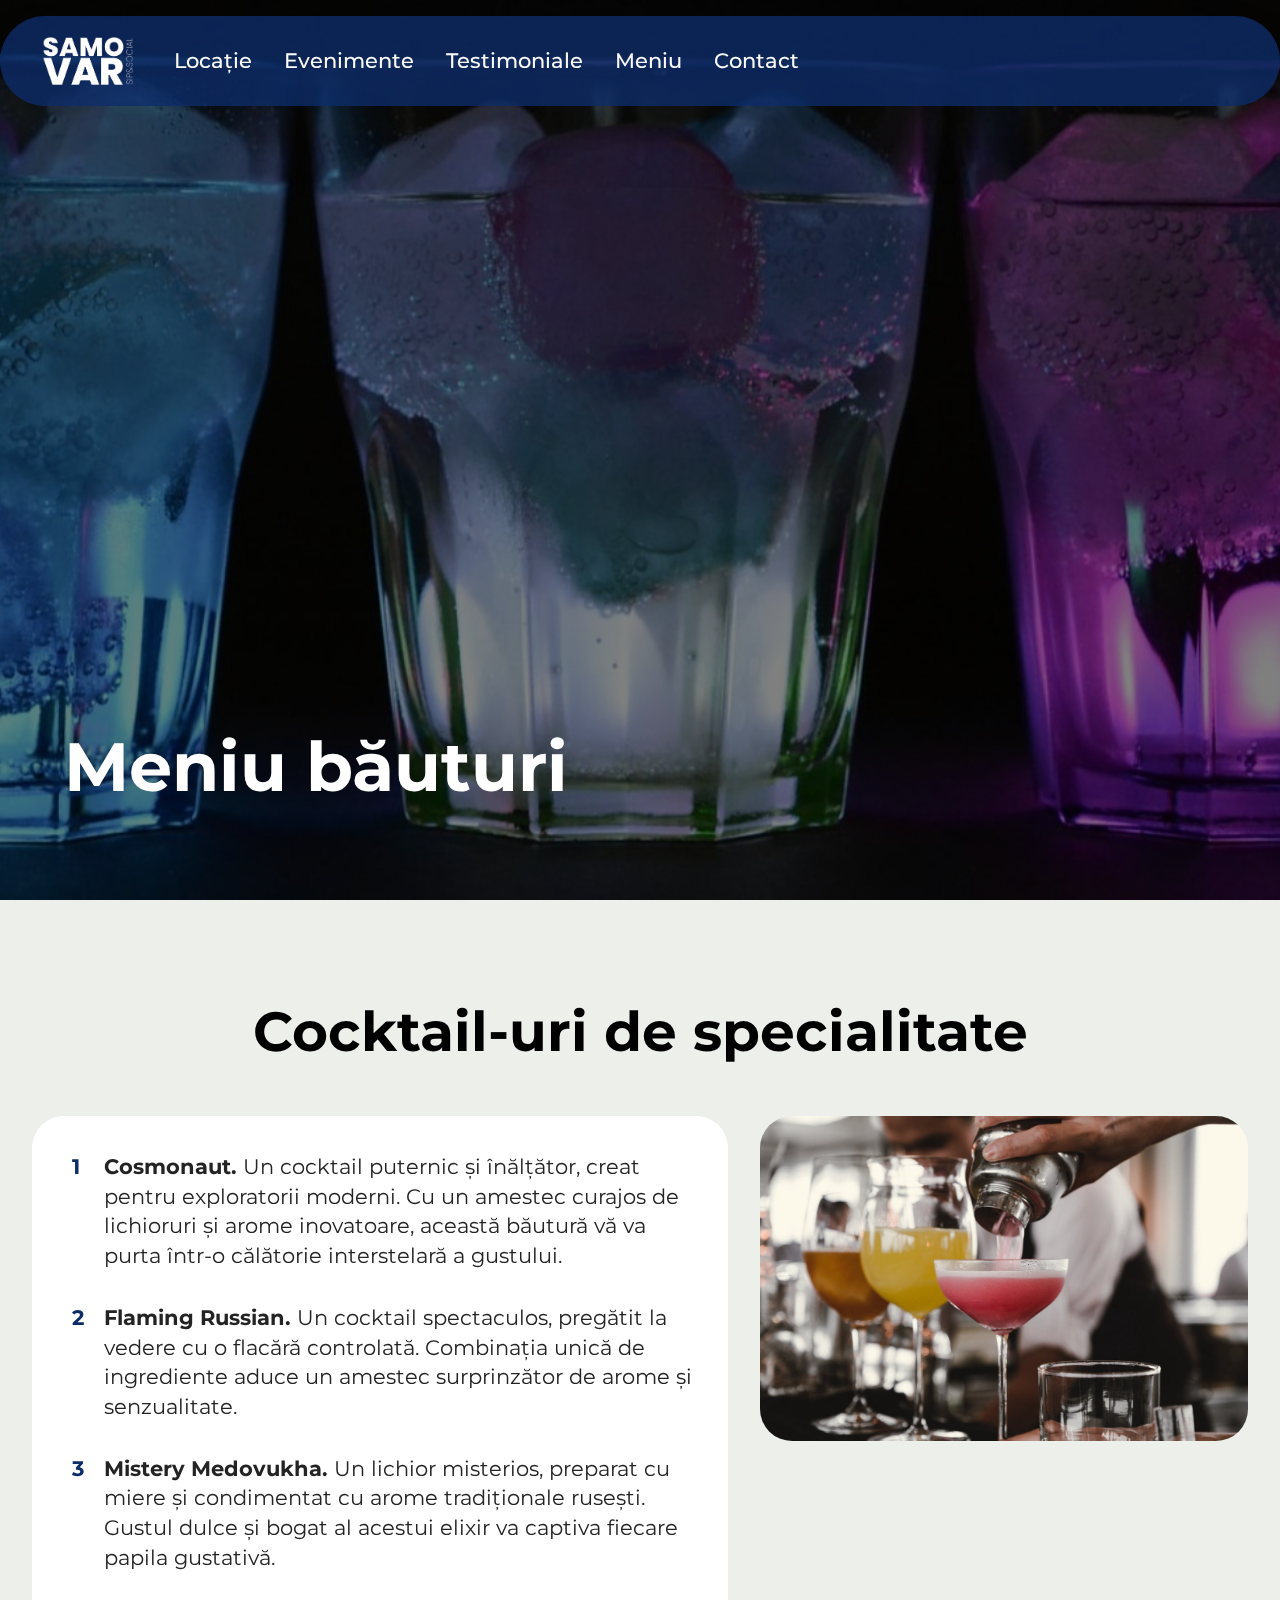
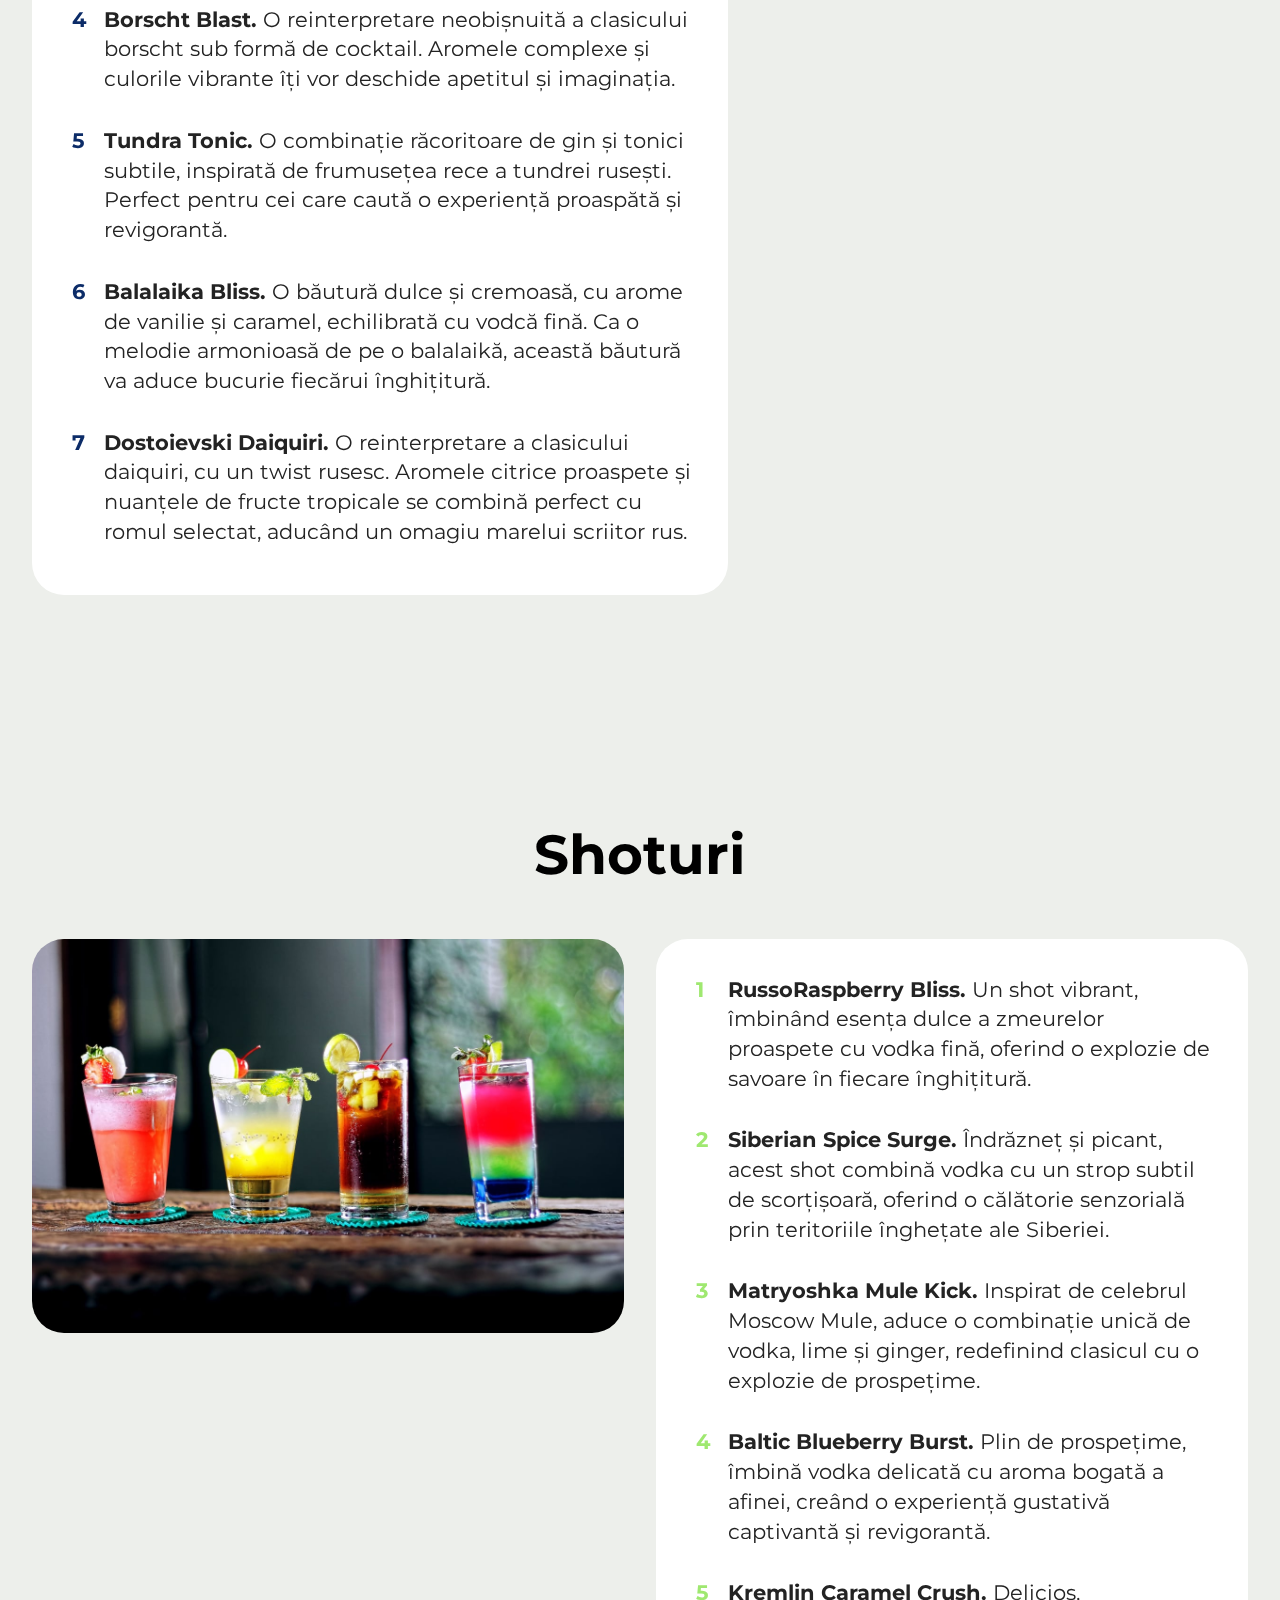
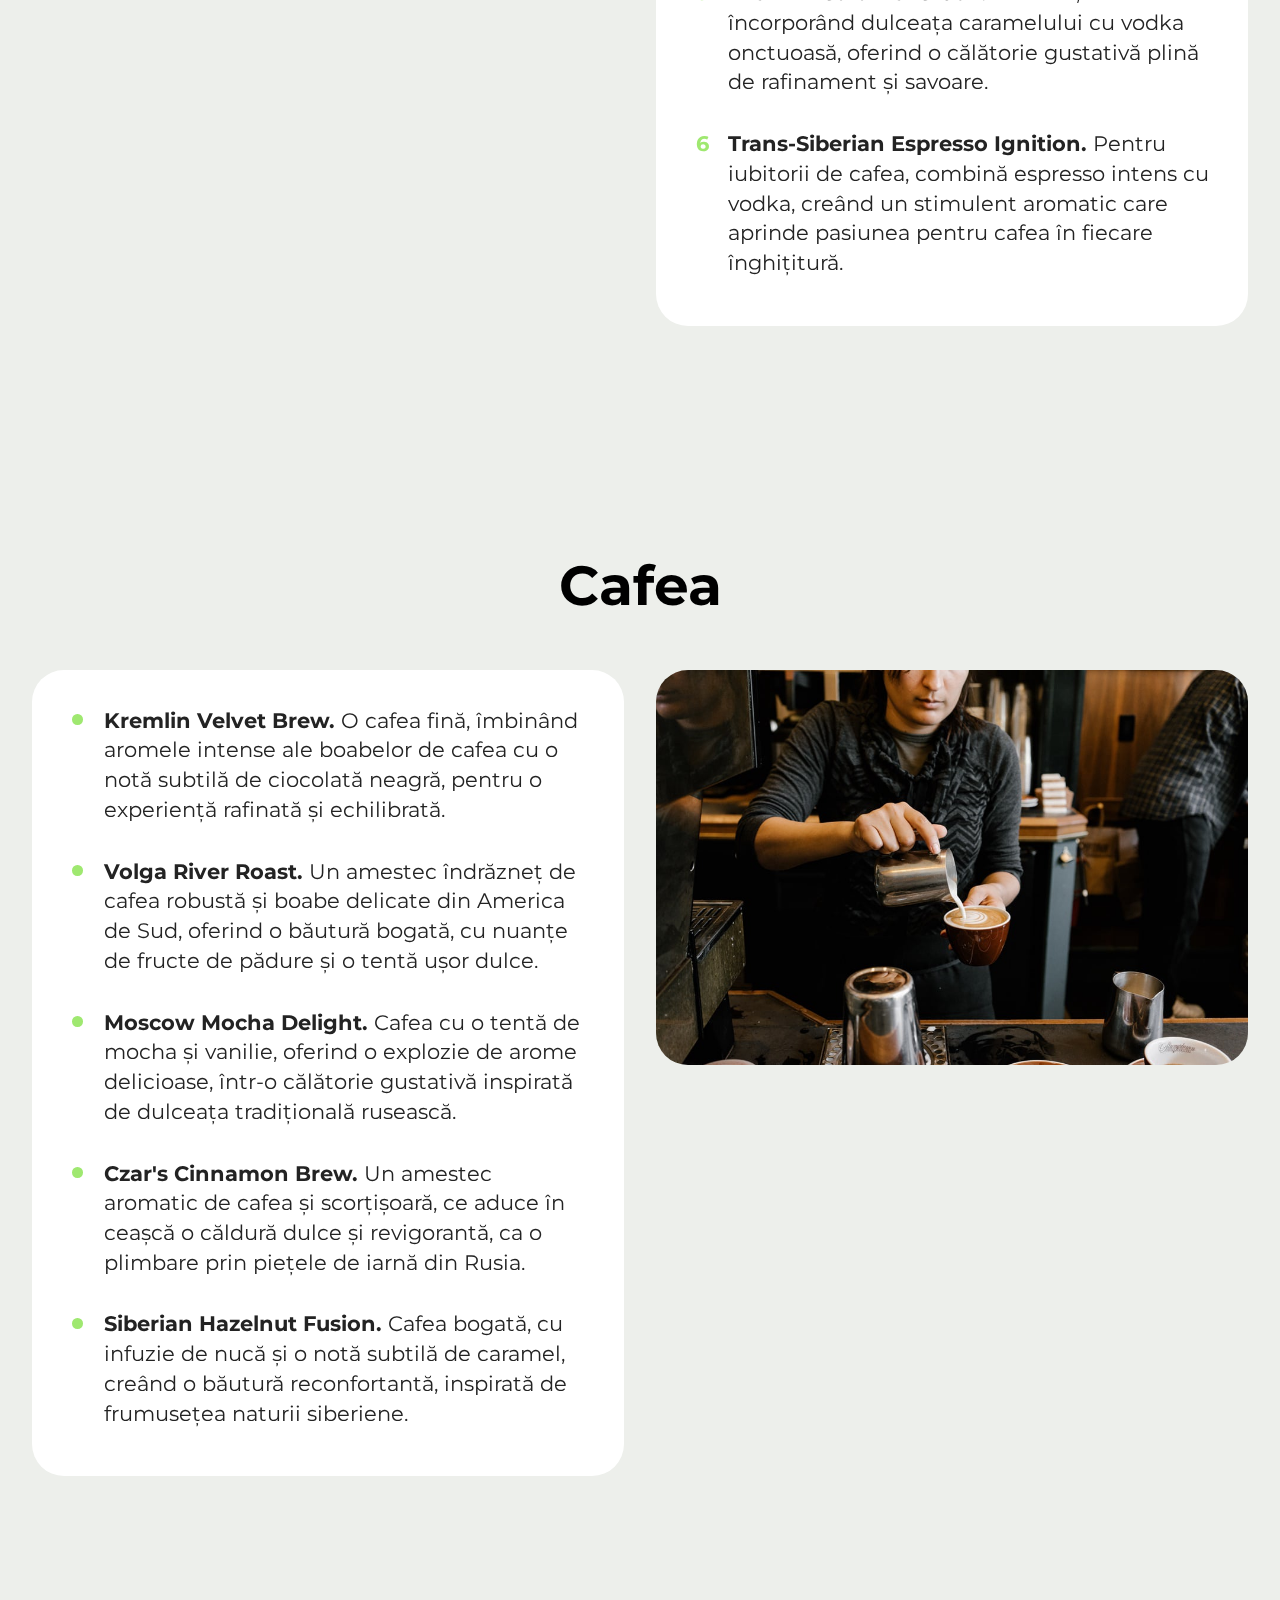
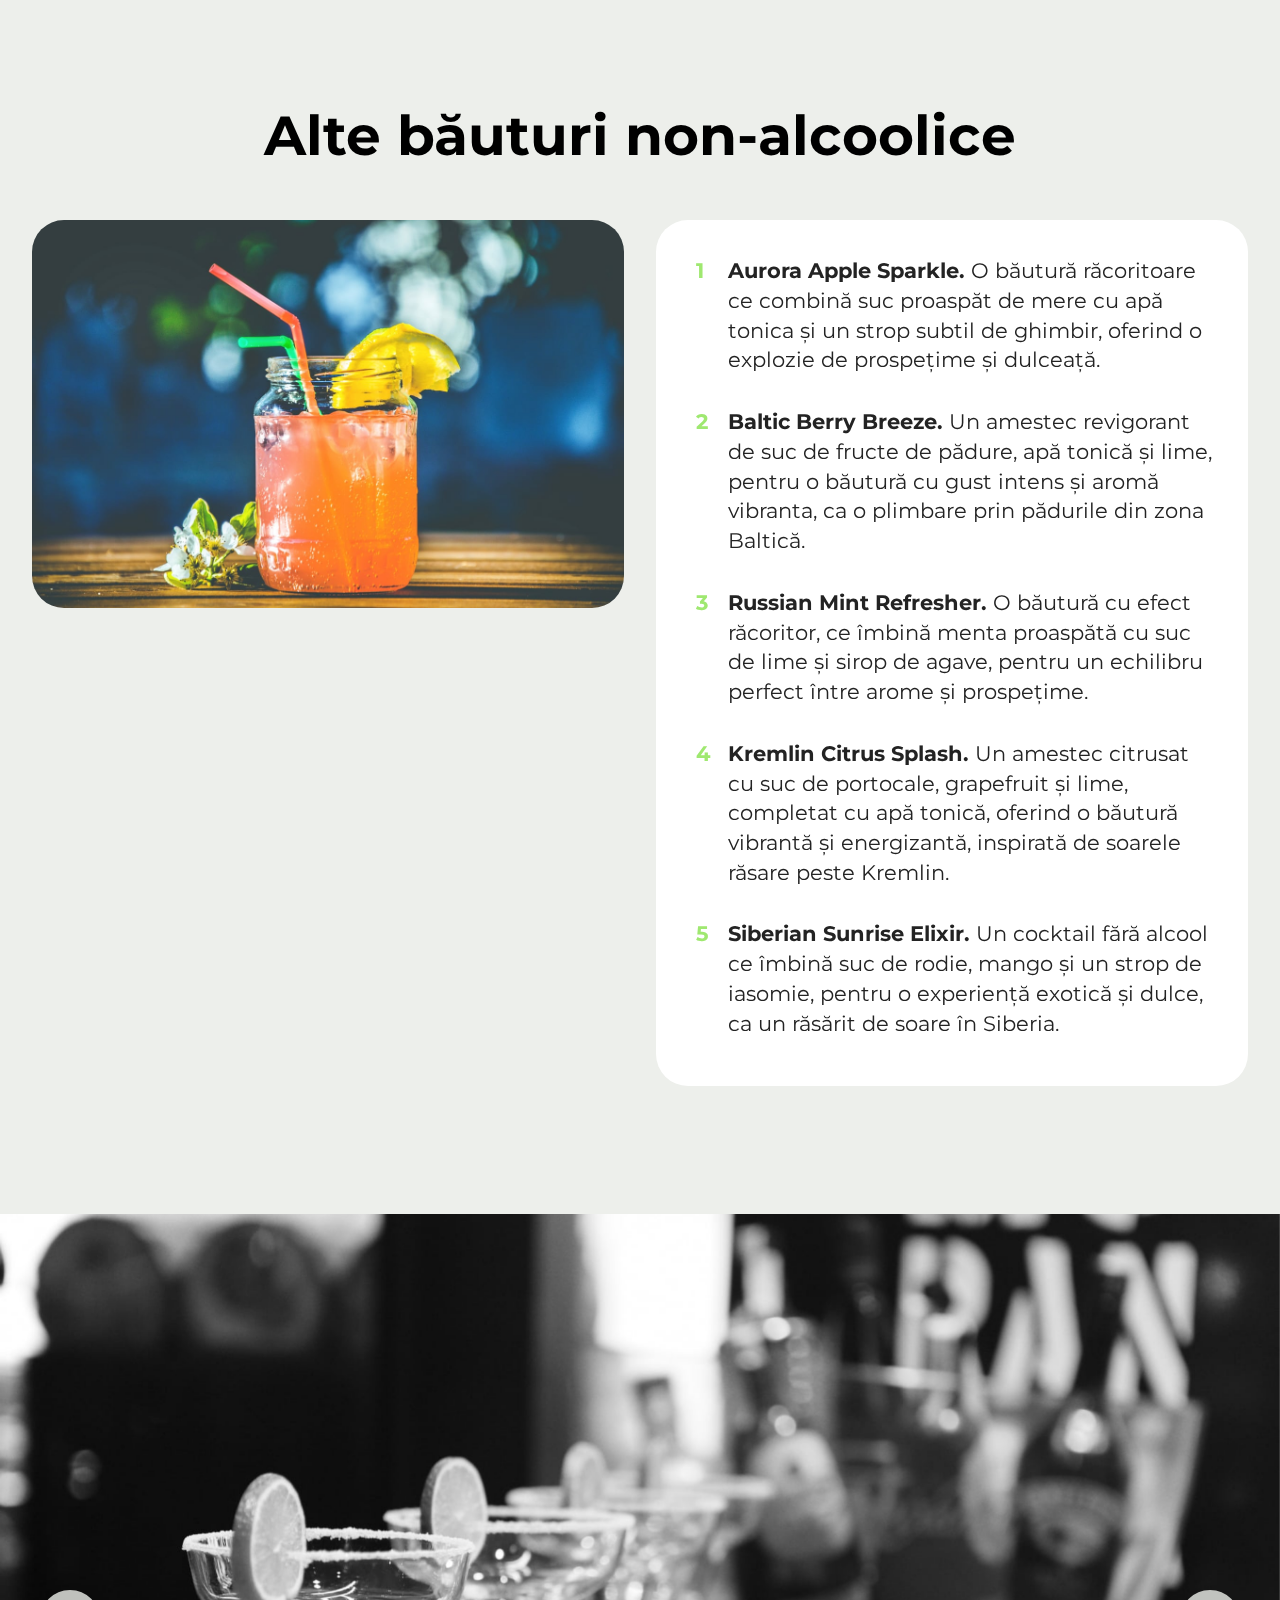
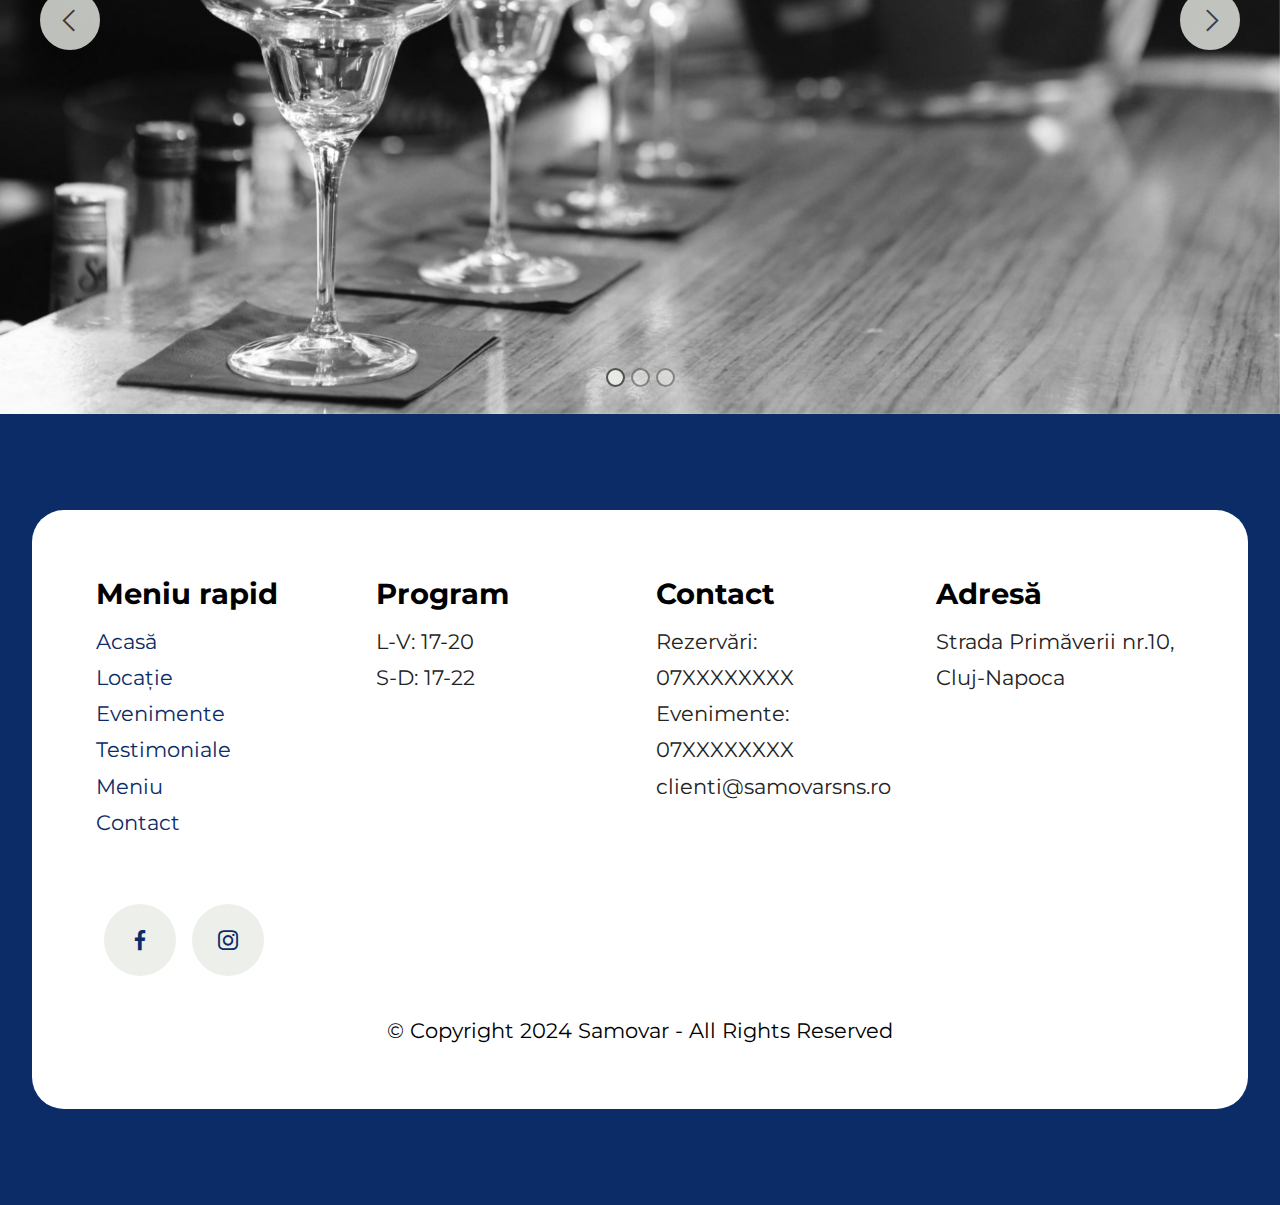
<file: meniu.html>
<!DOCTYPE html>
<html lang="ro">

<head>
    <meta charset="UTF-8">
    <meta http-equiv="X-UA-Compatible" content="IE=edge">
    <meta name="author" content="Boriceanu Tudor-Cristian">
    <meta name="keywords" content="bar, Rusia, cocktail">
    <meta name="description"
        content="Descoperă autenticitatea băuturilor rusești la Samovar Sip&Social, barul din Cluj unde vodca clasică și cocktailurile inovatoare îmbină tradiția cu inovația.">
    <meta name="viewport" content="width=device-width, initial-scale=1, minimum-scale=1">
    <link rel="shortcut icon" href="assets/images/logo-128x128.png" type="image/x-icon">


    <title>Samovar Sip&Social</title>
    <link rel="stylesheet" href="assets/web/assets/mobirise-icons2/mobirise2.css">
    <link rel="stylesheet" href="assets/bootstrap/css/bootstrap.min.css">
    <link rel="stylesheet" href="assets/bootstrap/css/bootstrap-grid.min.css">
    <link rel="stylesheet" href="assets/bootstrap/css/bootstrap-reboot.min.css">
    <link rel="stylesheet" href="assets/parallax/jarallax.css">
    <link rel="stylesheet" href="assets/dropdown/css/style.css">
    <link rel="stylesheet" href="assets/socicon/css/styles.css">
    <link rel="stylesheet" href="assets/theme/css/style.css">
    <link rel="preload"
        href="https://fonts.googleapis.com/css?family=Montserrat:100,200,300,400,500,600,700,800,900,100i,200i,300i,400i,500i,600i,700i,800i,900i&display=swap"
        as="style" onload="this.onload=null;this.rel='stylesheet'">
    <noscript>
        <link rel="stylesheet"
            href="https://fonts.googleapis.com/css?family=Montserrat:100,200,300,400,500,600,700,800,900,100i,200i,300i,400i,500i,600i,700i,800i,900i&display=swap">
    </noscript>
    <link rel="preload" as="style" href="assets/mobirise/css/mbr-additional.css?v=ENheEI">
    <link rel="stylesheet" href="assets/mobirise/css/mbr-additional.css?v=ENheEI" type="text/css">




</head>

<body>

    <div data-bs-version="5.1" class="menu menu1 cid-u1gpDqqfDK" id="meniu-m">


        <nav class="navbar navbar-dropdown navbar-fixed-top navbar-expand-lg">
            <div class="container">
                <div class="navbar-brand">
                    <span class="navbar-logo">
                        <a href="index.html">
                            <img src="assets/images/logo-2.png" alt="Logo Samovar" style="height: 3rem;">
                        </a>
                    </span>

                </div>
                <button class="navbar-toggler" type="button" data-toggle="collapse" data-bs-toggle="collapse"
					data-target="#navbarSupportedContent" data-bs-target="#navbarSupportedContent"
					aria-controls="navbarNavAltMarkup" aria-expanded="false" aria-label="Toggle navigation">
					<span class="hamburger">
						<span></span>
						<span></span>
						<span></span>
						<span></span>
					</span>
				</button>
                <div class="collapse navbar-collapse" id="navbarSupportedContent">
                    <ul class="navbar-nav nav-dropdown nav-right" data-app-modern-menu="true">
                        <li class="nav-item"><a class="nav-link link text-white text-primary display-4"
                                href="index.html#locatie">Locație</a></li>
                        <li class="nav-item"><a class="nav-link link text-white text-primary display-4"
                                href="index.html#evenimente">Evenimente</a></li>
                        <li class="nav-item">
                            <a class="nav-link link text-white text-primary display-4" href="index.html#testimoniale"
                                aria-expanded="false">Testimoniale</a>
                        </li>
                        <li class="nav-item"><a class="nav-link link text-white text-primary display-4"
                                href="meniu.html">Meniu</a></li>
                        <li class="nav-item">
                            <a class="nav-link link text-white text-primary display-4"
                                href="contact.html">Contact<br></a>
                        </li>
                    </ul>


                </div>
            </div>
        </nav>
    </div>

    <section data-bs-version="5.1" class="header16 cid-u1hlVOOwwp mbr-fullscreen mbr-parallax-background" id="hero-m">

        <div class="mbr-overlay" style="opacity: 0.5; background-color: rgb(0, 0, 0);"></div>
        <div class="container-fluid">
            <div class="row">
                <div class="content-wrap col-12 col-md-6">
                    <h1 class="mbr-section-title mbr-fonts-style mbr-white mb-4 display-1">
                        <strong><br>Meniu băuturi</strong>
                    </h1>



                </div>
            </div>
        </div>
    </section>

    <section data-bs-version="5.1" class="features030 cid-u1hlpgm8vK" id="cocktailuri">



        <div class="container">
            <div class="row justify-content-center">
                <div class="col-md-12 content-head mb-5">
                    <h2 class="mbr-section-title mbr-fonts-style mb-0 display-2">
                        <strong>Cocktail-uri de specialitate</strong>
                    </h2>

                </div>
            </div>
            <div class="row justify-content-center  blockContent">
                <div class="col-12 col-lg">
                    <div class="item-wrapper align-left">
                        <div class="mbr-text counter-container mbr-fonts-style display-7">
                            <ol>
                                <li><strong>Cosmonaut. </strong>Un cocktail puternic și înălțător, creat pentru
                                    exploratorii moderni. Cu un amestec curajos de lichioruri și arome inovatoare,
                                    această băutură vă va purta într-o călătorie interstelară a gustului.</li>
                                <li><strong>Flaming Russian. </strong>Un cocktail spectaculos, pregătit la vedere cu o
                                    flacără controlată. Combinația unică de ingrediente aduce un amestec surprinzător de
                                    arome și senzualitate.</li>
                                <li><strong>Mistery Medovukha. </strong>Un lichior misterios, preparat cu miere și
                                    condimentat cu arome tradiționale rusești. Gustul dulce și bogat al acestui elixir
                                    va captiva fiecare papila gustativă.</li>
                                <li><strong>Borscht Blast.</strong> O reinterpretare neobișnuită a clasicului borscht
                                    sub formă de cocktail. Aromele complexe și culorile vibrante îți vor deschide
                                    apetitul și imaginația.</li>
                                <li><strong>Tundra Tonic.</strong> O combinație răcoritoare de gin și tonici subtile,
                                    inspirată de frumusețea rece a tundrei rusești. Perfect pentru cei care caută o
                                    experiență proaspătă și revigorantă.</li>
                                <li><strong>Balalaika Bliss.</strong> O băutură dulce și cremoasă, cu arome de vanilie
                                    și caramel, echilibrată cu vodcă fină. Ca o melodie armonioasă de pe o balalaikă,
                                    această băutură va aduce bucurie fiecărui înghițitură.</li>
                                <li><strong>Dostoievski Daiquiri.</strong> O reinterpretare a clasicului daiquiri, cu un
                                    twist rusesc. Aromele citrice proaspete și nuanțele de fructe tropicale se combină
                                    perfect cu romul selectat, aducând un omagiu marelui scriitor rus.</li>
                            </ol>
                        </div>
                    </div>
                </div>
                <div class="col-12 col-lg-5">
                    <div class="image-wrapper mb-4">
                        <img class="w-100" src="assets/images/photo-1509669803555-fd5edd8d5a41-1256x837.jpg"
                            alt="Cocktail-uri în pregătire">
                    </div>
                </div>

            </div>
        </div>
    </section>

    <section data-bs-version="5.1" class="features030 cid-u1hl2ynrLX" id="shoturi">



        <div class="container">
            <div class="row justify-content-center">
                <div class="col-md-12 content-head mb-5">
                    <h2 class="mbr-section-title mbr-fonts-style mb-0 display-2">
                        <strong>Shoturi</strong>
                    </h2>

                </div>
            </div>
            <div class="row justify-content-center  blockContent">
                <div class="col-12 col-lg">
                    <div class="item-wrapper align-left">
                        <div class="mbr-text counter-container mbr-fonts-style display-7">
                            <ol>
                                <li><strong>RussoRaspberry Bliss. </strong>Un shot vibrant, îmbinând esența dulce a
                                    zmeurelor proaspete cu vodka fină, oferind o explozie de savoare în fiecare
                                    înghițitură.
                                </li>
                                <li><strong>Siberian Spice Surge. </strong>Îndrăzneț și picant, acest shot combină vodka
                                    cu un strop subtil de scorțișoară, oferind o călătorie senzorială prin teritoriile
                                    înghețate ale Siberiei.
                                </li>
                                <li><strong>Matryoshka Mule Kick. </strong>Inspirat de celebrul Moscow Mule, aduce o
                                    combinație unică de vodka, lime și ginger, redefinind clasicul cu o explozie de
                                    prospețime.
                                </li>
                                <li><strong>Baltic Blueberry Burst. </strong>Plin de prospețime, îmbină vodka delicată
                                    cu aroma bogată a afinei, creând o experiență gustativă captivantă și revigorantă.
                                </li>
                                <li><strong>Kremlin Caramel Crush. </strong>Delicios, încorporând dulceața caramelului
                                    cu vodka onctuoasă, oferind o călătorie gustativă plină de rafinament și savoare.
                                </li>
                                <li><strong>Trans-Siberian Espresso Ignition. </strong>Pentru iubitorii de cafea,
                                    combină espresso intens cu vodka, creând un stimulent aromatic care aprinde pasiunea
                                    pentru cafea în fiecare înghițitură.</li>
                            </ol>
                        </div>
                    </div>
                </div>
                <div class="col-12 col-lg-6">
                    <div class="image-wrapper mb-4">
                        <img class="w-100" src="assets/images/drinks-1256x837.jpg" alt="4 pahare cu băuturi colorate">
                    </div>
                </div>

            </div>
        </div>
    </section>

    <section data-bs-version="5.1" class="features031 cid-u1hlodkn34" id="cafea">



        <div class="container">
            <div class="row justify-content-center">
                <div class="col-md-12 content-head mb-5">
                    <h2 class="mbr-section-title mbr-fonts-style mb-0 display-2">
                        <strong>Cafea</strong>
                    </h2>

                </div>
            </div>
            <div class="row justify-content-center  blockContent">
                <div class="col-12 col-lg">
                    <div class="item-wrapper align-left">
                        <div class="counter-container mbr-text mbr-fonts-style display-7">
                            <ul>
                                <li><strong>Kremlin Velvet Brew. </strong>O cafea fină, îmbinând aromele intense ale
                                    boabelor de cafea cu o notă subtilă de ciocolată neagră, pentru o experiență
                                    rafinată și echilibrată.
                                </li>
                                <li><strong>Volga River Roast. </strong>Un amestec îndrăzneț de cafea robustă și boabe
                                    delicate din America de Sud, oferind o băutură bogată, cu nuanțe de fructe de pădure
                                    și o tentă ușor dulce.
                                </li>
                                <li><strong>Moscow Mocha Delight. </strong>Cafea cu o tentă de mocha și vanilie, oferind
                                    o explozie de arome delicioase, într-o călătorie gustativă inspirată de dulceața
                                    tradițională rusească.
                                </li>
                                <li><strong>Czar's Cinnamon Brew. </strong>Un amestec aromatic de cafea și scorțișoară,
                                    ce aduce în ceașcă o căldură dulce și revigorantă, ca o plimbare prin piețele de
                                    iarnă din Rusia.
                                </li>
                                <li><strong>Siberian Hazelnut Fusion. </strong>Cafea bogată, cu infuzie de nucă și o
                                    notă subtilă de caramel, creând o băutură reconfortantă, inspirată de frumusețea
                                    naturii siberiene.</li>
                            </ul>
                        </div>
                    </div>
                </div>
                <div class="col-12 col-lg-6">
                    <div class="image-wrapper">
                        <img class="w-100" src="assets/images/coffee2-1000x667.jpg" alt="Femeie care pregătește cafea">
                    </div>
                </div>

            </div>
        </div>
    </section>

    <section data-bs-version="5.1" class="features030 cid-u1mgTjZ3sJ" id="altele">



        <div class="container">
            <div class="row justify-content-center">
                <div class="col-md-12 content-head mb-5">
                    <h2 class="mbr-section-title mbr-fonts-style mb-0 display-2">
                        <strong>Alte băuturi non-alcoolice</strong>
                    </h2>

                </div>
            </div>
            <div class="row justify-content-center  blockContent">
                <div class="col-12 col-lg">
                    <div class="item-wrapper align-left">
                        <div class="mbr-text counter-container mbr-fonts-style display-7">
                            <ol>
                                <li><strong>Aurora Apple Sparkle. </strong>O băutură răcoritoare ce combină suc proaspăt
                                    de mere cu apă tonica și un strop subtil de ghimbir, oferind o explozie de
                                    prospețime și dulceață.
                                </li>
                                <li><strong>Baltic Berry Breeze. </strong>Un amestec revigorant de suc de fructe de
                                    pădure, apă tonică și lime, pentru o băutură cu gust intens și aromă vibranta, ca o
                                    plimbare prin pădurile din zona Baltică.
                                </li>
                                <li><strong>Russian Mint Refresher. </strong>O băutură cu efect răcoritor, ce îmbină
                                    menta proaspătă cu suc de lime și sirop de agave, pentru un echilibru perfect între
                                    arome și prospețime.
                                </li>
                                <li><strong>Kremlin Citrus Splash. </strong>Un amestec citrusat cu suc de portocale,
                                    grapefruit și lime, completat cu apă tonică, oferind o băutură vibrantă și
                                    energizantă, inspirată de soarele răsare peste Kremlin.
                                </li>
                                <li><strong>Siberian Sunrise Elixir. </strong>Un cocktail fără alcool ce îmbină suc de
                                    rodie, mango și un strop de iasomie, pentru o experiență exotică și dulce, ca un
                                    răsărit de soare în Siberia.</li>
                            </ol>
                        </div>
                    </div>
                </div>
                <div class="col-12 col-lg-6">
                    <div class="image-wrapper mb-4">
                        <img class="w-100" src="assets/images/drinks1-1256x823.jpg" alt="Un borcan cu limonada">
                    </div>
                </div>

            </div>
        </div>
    </section>

    <div data-bs-version="5.1" class="slider3 cid-u1hn26HufA" id="galerie-produse">

        <div class="carousel slide" id="u1xAcLuC2x" data-interval="5000" data-bs-interval="5000">
            <ol class="carousel-indicators">
                <li data-slide-to="0" data-bs-slide-to="0" class="active" data-target="#u1xAcLuC2x"
                    data-bs-target="#u1xAcLuC2x"></li>
                <li data-slide-to="1" data-bs-slide-to="1" data-target="#u1xAcLuC2x" data-bs-target="#u1xAcLuC2x"></li>
                <li data-slide-to="2" data-bs-slide-to="2" data-target="#u1xAcLuC2x" data-bs-target="#u1xAcLuC2x"></li>

            </ol>
            <div class="carousel-inner">

                <div class="carousel-item slider-image item active">
                    <div class="item-wrapper">
                        <img class="d-block w-100" src="assets/images/alcohol-alcoholic6-1800x1200.jpg"
                            alt="Pahare de Cocktail" data-slide-to="0" data-bs-slide-to="0">


                    </div>
                </div>
                <div class="carousel-item slider-image item">
                    <div class="item-wrapper">
                        <img class="d-block w-100" src="assets/images/alcohol-ale-1800x1198.jpg"
                            alt="Stație de bere la draft" data-slide-to="1" data-bs-slide-to="1">


                    </div>
                </div>
                <div class="carousel-item slider-image item">
                    <div class="item-wrapper">
                        <img class="d-block w-100" src="assets/images/photo-1509669803555-fd5edd8d5a41-1800x1200.jpg"
                            alt="Cocktail-uri în curs de pregătire" data-slide-to="2" data-bs-slide-to="2">


                    </div>
                </div>
            </div>
            <a class="carousel-control carousel-control-prev" role="button" data-slide="prev" data-bs-slide="prev"
                href="#u1xAcLuC2x">
                <span class="mobi-mbri mobi-mbri-arrow-prev" aria-hidden="true"></span>
                <span class="sr-only visually-hidden">Previous</span>
            </a>
            <a class="carousel-control carousel-control-next" role="button" data-slide="next" data-bs-slide="next"
                href="#u1xAcLuC2x">
                <span class="mobi-mbri mobi-mbri-arrow-next" aria-hidden="true"></span>
                <span class="sr-only visually-hidden">Next</span>
            </a>
        </div>
    </div>


    	<section data-bs-version="5.1" class="footer1 cid-u1mrBAVfCZ" id="footer">

		<div class="container">
			<div class="row mbr-white">
				<div class="col-12 col-md-6 col-lg-3">
					<h2 class="mbr-section-subtitle mbr-fonts-style mb-2 display-5"><strong>Meniu rapid</strong></h2>
					<ul class="list mbr-fonts-style display-7">
						<li class="mbr-text item-wrap"><a href="index.html" class="text-primary">Acasă</a></li>
						<li class="mbr-text item-wrap"><a href="index.html#locatie" class="text-primary">Locație</a>
						</li>
						<li class="mbr-text item-wrap"><a href="index.html#evenimente" class="text-primary">Evenimente</a>
						</li>
						<li class="mbr-text item-wrap"><a href="index.html#testimoniale"
								class="text-primary">Testimoniale</a></li>
						<li class="mbr-text item-wrap"><a href="meniu.html" class="text-primary">Meniu</a></li>
						<li class="mbr-text item-wrap"><a href="contact.html" class="text-primary">Contact</a></li>
					</ul>
				</div>
				<div class="col-12 col-md-6 col-lg-3">
					<h2 class="mbr-section-subtitle mbr-fonts-style mb-2 display-5">
						<strong>Program</strong>
					</h2>
					<ul class="list mbr-fonts-style display-7">
						<li class="mbr-text item-wrap">L-V: 17-20
						</li>
						<li class="mbr-text item-wrap">S-D: 17-22</li>
					</ul>
				</div>
				<div class="col-12 col-md-6 col-lg-3">
					<h2 class="mbr-section-subtitle mbr-fonts-style mb-2 display-5"><strong>Contact</strong></h2>
					<ul class="list mbr-fonts-style display-7">
						<li class="mbr-text item-wrap">Rezervări: </li>
						<li class="mbr-text item-wrap">07XXXXXXXX</li>
						<li class="mbr-text item-wrap">Evenimente: 07XXXXXXXX</li>
						<li class="mbr-text item-wrap">clienti@samovarsns.ro</li>
					</ul>
				</div>
				<div class="col-12 col-md-6 col-lg-3">
					<h2 class="mbr-section-subtitle mbr-fonts-style mb-2 display-5">
						<strong>Adresă</strong>
					</h2>
					<ul class="list mbr-fonts-style display-7">
						<li class="mbr-text item-wrap">Strada Primăverii nr.10, Cluj-Napoca</li>
					</ul>
				</div>
				<div class="col-12 mt-5 footer-col">


					<div class="social-row mt-2 display-7">
						<div class="soc-item">
							<a href="https://www.facebook.com/the.soviet.pub/" target="_blank">
								<span class="mbr-iconfont socicon-facebook socicon"></span>
							</a>
						</div>
						<div class="soc-item">
							<a href="https://www.instagram.com/the.soviet/" target="_blank">
								<span class="mbr-iconfont socicon-instagram socicon"></span>
							</a>
						</div>


					</div>
				</div>
				<div class="col-12 mt-4">
					<p class="mbr-text mb-0 mbr-fonts-style copyright align-center display-7">
						© Copyright 2024 Samovar - All Rights Reserved
					</p>
				</div>
			</div>
		</div>
	</section>


    <script src="assets/bootstrap/js/bootstrap.bundle.min.js"></script>
    <script src="assets/parallax/jarallax.js"></script>
    <script src="assets/smoothscroll/smooth-scroll.js"></script>
    <script src="assets/ytplayer/index.js"></script>
    <script src="assets/dropdown/js/navbar-dropdown.js"></script>
    <script src="assets/theme/js/script.js"></script>


</body>

</html>
</file>
<file: assets/web/assets/mobirise-icons2/mobirise2.css>
@font-face {
  font-family: 'Moririse2';
  font-display: swap;
  src:  url('mobirise2.eot?f2bix4');
  src:  url('mobirise2.eot?f2bix4#iefix') format('embedded-opentype'),
    url('mobirise2.ttf?f2bix4') format('truetype'),
    url('mobirise2.woff?f2bix4') format('woff'),
    url('mobirise2.svg?f2bix4#mobirise2') format('svg');
  font-weight: normal;
  font-style: normal;
}

[class^="mobi-"], [class*=" mobi-"] {
  /* use !important to prevent issues with browser extensions that change fonts */
  font-family: 'Moririse2' !important;
  speak: none;
  font-style: normal;
  font-weight: normal;
  font-variant: normal;
  text-transform: none;
  line-height: 1;

  /* Better Font Rendering =========== */
  -webkit-font-smoothing: antialiased;
  -moz-osx-font-smoothing: grayscale;
}

.mobi-mbri-add-submenu:before {
  content: "\e900";
}
.mobi-mbri-alert:before {
  content: "\e901";
}
.mobi-mbri-align-center:before {
  content: "\e902";
}
.mobi-mbri-align-justify:before {
  content: "\e903";
}
.mobi-mbri-align-left:before {
  content: "\e904";
}
.mobi-mbri-align-right:before {
  content: "\e905";
}
.mobi-mbri-android:before {
  content: "\e906";
}
.mobi-mbri-apple:before {
  content: "\e907";
}
.mobi-mbri-arrow-down:before {
  content: "\e908";
}
.mobi-mbri-arrow-next:before {
  content: "\e909";
}
.mobi-mbri-arrow-prev:before {
  content: "\e90a";
}
.mobi-mbri-arrow-up:before {
  content: "\e90b";
}
.mobi-mbri-bold:before {
  content: "\e90c";
}
.mobi-mbri-bookmark:before {
  content: "\e90d";
}
.mobi-mbri-bootstrap:before {
  content: "\e90e";
}
.mobi-mbri-briefcase:before {
  content: "\e90f";
}
.mobi-mbri-browse:before {
  content: "\e910";
}
.mobi-mbri-bulleted-list:before {
  content: "\e911";
}
.mobi-mbri-calendar:before {
  content: "\e912";
}
.mobi-mbri-camera:before {
  content: "\e913";
}
.mobi-mbri-cart-add:before {
  content: "\e914";
}
.mobi-mbri-cart-full:before {
  content: "\e915";
}
.mobi-mbri-cash:before {
  content: "\e916";
}
.mobi-mbri-change-style:before {
  content: "\e917";
}
.mobi-mbri-chat:before {
  content: "\e918";
}
.mobi-mbri-clock:before {
  content: "\e919";
}
.mobi-mbri-close:before {
  content: "\e91a";
}
.mobi-mbri-cloud:before {
  content: "\e91b";
}
.mobi-mbri-code:before {
  content: "\e91c";
}
.mobi-mbri-contact-form:before {
  content: "\e91d";
}
.mobi-mbri-credit-card:before {
  content: "\e91e";
}
.mobi-mbri-cursor-click:before {
  content: "\e91f";
}
.mobi-mbri-cust-feedback:before {
  content: "\e920";
}
.mobi-mbri-database:before {
  content: "\e921";
}
.mobi-mbri-delivery:before {
  content: "\e922";
}
.mobi-mbri-desktop:before {
  content: "\e923";
}
.mobi-mbri-devices:before {
  content: "\e924";
}
.mobi-mbri-down:before {
  content: "\e925";
}
.mobi-mbri-download-2:before {
  content: "\e926";
}
.mobi-mbri-download:before {
  content: "\e927";
}
.mobi-mbri-drag-n-drop-2:before {
  content: "\e928";
}
.mobi-mbri-drag-n-drop:before {
  content: "\e929";
}
.mobi-mbri-edit-2:before {
  content: "\e92a";
}
.mobi-mbri-edit:before {
  content: "\e92b";
}
.mobi-mbri-error:before {
  content: "\e92c";
}
.mobi-mbri-extension:before {
  content: "\e92d";
}
.mobi-mbri-features:before {
  content: "\e92e";
}
.mobi-mbri-file:before {
  content: "\e92f";
}
.mobi-mbri-flag:before {
  content: "\e930";
}
.mobi-mbri-folder:before {
  content: "\e931";
}
.mobi-mbri-gift:before {
  content: "\e932";
}
.mobi-mbri-github:before {
  content: "\e933";
}
.mobi-mbri-globe-2:before {
  content: "\e934";
}
.mobi-mbri-globe:before {
  content: "\e935";
}
.mobi-mbri-growing-chart:before {
  content: "\e936";
}
.mobi-mbri-hearth:before {
  content: "\e937";
}
.mobi-mbri-help:before {
  content: "\e938";
}
.mobi-mbri-home:before {
  content: "\e939";
}
.mobi-mbri-hot-cup:before {
  content: "\e93a";
}
.mobi-mbri-idea:before {
  content: "\e93b";
}
.mobi-mbri-image-gallery:before {
  content: "\e93c";
}
.mobi-mbri-image-slider:before {
  content: "\e93d";
}
.mobi-mbri-info:before {
  content: "\e93e";
}
.mobi-mbri-italic:before {
  content: "\e93f";
}
.mobi-mbri-key:before {
  content: "\e940";
}
.mobi-mbri-laptop:before {
  content: "\e941";
}
.mobi-mbri-layers:before {
  content: "\e942";
}
.mobi-mbri-left-right:before {
  content: "\e943";
}
.mobi-mbri-left:before {
  content: "\e944";
}
.mobi-mbri-letter:before {
  content: "\e945";
}
.mobi-mbri-like:before {
  content: "\e946";
}
.mobi-mbri-link:before {
  content: "\e947";
}
.mobi-mbri-lock:before {
  content: "\e948";
}
.mobi-mbri-login:before {
  content: "\e949";
}
.mobi-mbri-logout:before {
  content: "\e94a";
}
.mobi-mbri-magic-stick:before {
  content: "\e94b";
}
.mobi-mbri-map-pin:before {
  content: "\e94c";
}
.mobi-mbri-menu:before {
  content: "\e94d";
}
.mobi-mbri-mobile-2:before {
  content: "\e94e";
}
.mobi-mbri-mobile-horizontal:before {
  content: "\e94f";
}
.mobi-mbri-mobile:before {
  content: "\e950";
}
.mobi-mbri-mobirise:before {
  content: "\e951";
}
.mobi-mbri-more-horizontal:before {
  content: "\e952";
}
.mobi-mbri-more-vertical:before {
  content: "\e953";
}
.mobi-mbri-music:before {
  content: "\e954";
}
.mobi-mbri-new-file:before {
  content: "\e955";
}
.mobi-mbri-numbered-list:before {
  content: "\e956";
}
.mobi-mbri-opened-folder:before {
  content: "\e957";
}
.mobi-mbri-pages:before {
  content: "\e958";
}
.mobi-mbri-paper-plane:before {
  content: "\e959";
}
.mobi-mbri-paperclip:before {
  content: "\e95a";
}
.mobi-mbri-phone:before {
  content: "\e95b";
}
.mobi-mbri-photo:before {
  content: "\e95c";
}
.mobi-mbri-photos:before {
  content: "\e95d";
}
.mobi-mbri-pin:before {
  content: "\e95e";
}
.mobi-mbri-play:before {
  content: "\e95f";
}
.mobi-mbri-plus:before {
  content: "\e960";
}
.mobi-mbri-preview:before {
  content: "\e961";
}
.mobi-mbri-print:before {
  content: "\e962";
}
.mobi-mbri-protect:before {
  content: "\e963";
}
.mobi-mbri-question:before {
  content: "\e964";
}
.mobi-mbri-quote-left:before {
  content: "\e965";
}
.mobi-mbri-quote-right:before {
  content: "\e966";
}
.mobi-mbri-redo:before {
  content: "\e967";
}
.mobi-mbri-refresh:before {
  content: "\e968";
}
.mobi-mbri-responsive-2:before {
  content: "\e969";
}
.mobi-mbri-responsive:before {
  content: "\e96a";
}
.mobi-mbri-right:before {
  content: "\e96b";
}
.mobi-mbri-rocket:before {
  content: "\e96c";
}
.mobi-mbri-sad-face:before {
  content: "\e96d";
}
.mobi-mbri-sale:before {
  content: "\e96e";
}
.mobi-mbri-save:before {
  content: "\e96f";
}
.mobi-mbri-search:before {
  content: "\e970";
}
.mobi-mbri-setting-2:before {
  content: "\e971";
}
.mobi-mbri-setting-3:before {
  content: "\e972";
}
.mobi-mbri-setting:before {
  content: "\e973";
}
.mobi-mbri-share:before {
  content: "\e974";
}
.mobi-mbri-shopping-bag:before {
  content: "\e975";
}
.mobi-mbri-shopping-basket:before {
  content: "\e976";
}
.mobi-mbri-shopping-cart:before {
  content: "\e977";
}
.mobi-mbri-sites:before {
  content: "\e978";
}
.mobi-mbri-smile-face:before {
  content: "\e979";
}
.mobi-mbri-speed:before {
  content: "\e97a";
}
.mobi-mbri-star:before {
  content: "\e97b";
}
.mobi-mbri-success:before {
  content: "\e97c";
}
.mobi-mbri-sun:before {
  content: "\e97d";
}
.mobi-mbri-sun2:before {
  content: "\e97e";
}
.mobi-mbri-tablet-vertical:before {
  content: "\e97f";
}
.mobi-mbri-tablet:before {
  content: "\e980";
}
.mobi-mbri-target:before {
  content: "\e981";
}
.mobi-mbri-timer:before {
  content: "\e982";
}
.mobi-mbri-to-ftp:before {
  content: "\e983";
}
.mobi-mbri-to-local-drive:before {
  content: "\e984";
}
.mobi-mbri-touch-swipe:before {
  content: "\e985";
}
.mobi-mbri-touch:before {
  content: "\e986";
}
.mobi-mbri-trash:before {
  content: "\e987";
}
.mobi-mbri-underline:before {
  content: "\e988";
}
.mobi-mbri-undo:before {
  content: "\e989";
}
.mobi-mbri-unlink:before {
  content: "\e98a";
}
.mobi-mbri-unlock:before {
  content: "\e98b";
}
.mobi-mbri-up-down:before {
  content: "\e98c";
}
.mobi-mbri-up:before {
  content: "\e98d";
}
.mobi-mbri-update:before {
  content: "\e98e";
}
.mobi-mbri-upload-2:before {
  content: "\e98f";
}
.mobi-mbri-upload:before {
  content: "\e990";
}
.mobi-mbri-user-2:before {
  content: "\e991";
}
.mobi-mbri-user:before {
  content: "\e992";
}
.mobi-mbri-users:before {
  content: "\e993";
}
.mobi-mbri-video-play:before {
  content: "\e994";
}
.mobi-mbri-video:before {
  content: "\e995";
}
.mobi-mbri-watch:before {
  content: "\e996";
}
.mobi-mbri-website-theme-2:before {
  content: "\e997";
}
.mobi-mbri-website-theme:before {
  content: "\e998";
}
.mobi-mbri-wifi:before {
  content: "\e999";
}
.mobi-mbri-windows:before {
  content: "\e99a";
}
.mobi-mbri-zoom-in:before {
  content: "\e99b";
}
.mobi-mbri-zoom-out:before {
  content: "\e99c";
}
</file>
<file: assets/parallax/jarallax.css>
.jarallax {
    position: relative;
    z-index: 0;
}
.jarallax > .jarallax-img {
    position: absolute;
    object-fit: cover;
    /* support for plugin https://github.com/bfred-it/object-fit-images */
    font-family: 'object-fit: cover;';
    top: 0;
    left: 0;
    width: 100%;
    height: 100%;
    z-index: -1;
}
</file>
<file: assets/dropdown/css/style.css>
.navbar-dropdown {
  left: 0;
  padding: 0;
  position: absolute;
  right: 0;
  top: 0;
  transition: all 0.45s ease;
  z-index: 1030;
  background: #282828; }
  .navbar-dropdown .navbar-logo {
    margin-right: 0.8rem;
    transition: margin 0.3s ease-in-out;
    vertical-align: middle; }
    .navbar-dropdown .navbar-logo img {
      height: 3.125rem;
      transition: all 0.3s ease-in-out; }
    .navbar-dropdown .navbar-logo.mbr-iconfont {
      font-size: 3.125rem;
      line-height: 3.125rem; }
  .navbar-dropdown .navbar-caption {
    font-weight: 700;
    white-space: normal;
    vertical-align: -4px;
    line-height: 3.125rem !important; }
    .navbar-dropdown .navbar-caption, .navbar-dropdown .navbar-caption:hover {
      color: inherit;
      text-decoration: none; }
  .navbar-dropdown .mbr-iconfont + .navbar-caption {
    vertical-align: -1px; }
  .navbar-dropdown.navbar-fixed-top {
    position: fixed; }
  .navbar-dropdown .navbar-brand span {
    vertical-align: -4px; }
  .navbar-dropdown.bg-color.transparent {
    background: none; }
  .navbar-dropdown.navbar-short .navbar-brand {
    padding: 0.625rem 0; }
    .navbar-dropdown.navbar-short .navbar-brand span {
      vertical-align: -1px; }
  .navbar-dropdown.navbar-short .navbar-caption {
    line-height: 2.375rem !important;
    vertical-align: -2px; }
  .navbar-dropdown.navbar-short .navbar-logo {
    margin-right: 0.5rem; }
    .navbar-dropdown.navbar-short .navbar-logo img {
      height: 2.375rem; }
    .navbar-dropdown.navbar-short .navbar-logo.mbr-iconfont {
      font-size: 2.375rem;
      line-height: 2.375rem; }
  .navbar-dropdown.navbar-short .mbr-table-cell {
    height: 3.625rem; }
  .navbar-dropdown .navbar-close {
    left: 0.6875rem;
    position: fixed;
    top: 0.75rem;
    z-index: 1000; }
  .navbar-dropdown .hamburger-icon {
    content: "";
    display: inline-block;
    vertical-align: middle;
    width: 16px;
    -webkit-box-shadow: 0 -6px 0 1px #282828,0 0 0 1px #282828,0 6px 0 1px #282828;
    -moz-box-shadow: 0 -6px 0 1px #282828,0 0 0 1px #282828,0 6px 0 1px #282828;
    box-shadow: 0 -6px 0 1px #282828,0 0 0 1px #282828,0 6px 0 1px #282828; }

.dropdown-menu .dropdown-toggle[data-toggle="dropdown-submenu"]::after {
  border-bottom: 0.35em solid transparent;
  border-left: 0.35em solid;
  border-right: 0;
  border-top: 0.35em solid transparent;
  margin-left: 0.3rem; }

.dropdown-menu .dropdown-item:focus {
  outline: 0; }

.nav-dropdown {
  font-size: 0.75rem;
  font-weight: 500;
  height: auto !important; }
  .nav-dropdown .nav-btn {
    padding-left: 1rem; }
  .nav-dropdown .link {
    margin: .667em 1.667em;
    font-weight: 500;
    padding: 0;
    transition: color .2s ease-in-out; }
    .nav-dropdown .link.dropdown-toggle {
      margin-right: 2.583em; }
      .nav-dropdown .link.dropdown-toggle::after {
        margin-left: .25rem;
        border-top: 0.35em solid;
        border-right: 0.35em solid transparent;
        border-left: 0.35em solid transparent;
        border-bottom: 0; }
      .nav-dropdown .link.dropdown-toggle[aria-expanded="true"] {
        margin: 0;
        padding: 0.667em 3.263em  0.667em 1.667em; }
  .nav-dropdown .link::after,
  .nav-dropdown .dropdown-item::after {
    color: inherit; }
  .nav-dropdown .btn {
    font-size: 0.75rem;
    font-weight: 700;
    letter-spacing: 0;
    margin-bottom: 0;
    padding-left: 1.25rem;
    padding-right: 1.25rem; }
  .nav-dropdown .dropdown-menu {
    border-radius: 0;
    border: 0;
    left: 0;
    margin: 0;
    padding-bottom: 1.25rem;
    padding-top: 1.25rem;
    position: relative; }
  .nav-dropdown .dropdown-submenu {
    margin-left: 0.125rem;
    top: 0; }
  .nav-dropdown .dropdown-item {
    font-weight: 500;
    line-height: 2;
    padding: 0.3846em 4.615em 0.3846em 1.5385em;
    position: relative;
    transition: color .2s ease-in-out, background-color .2s ease-in-out; }
    .nav-dropdown .dropdown-item::after {
      margin-top: -0.3077em;
      position: absolute;
      right: 1.1538em;
      top: 50%; }
    .nav-dropdown .dropdown-item:focus, .nav-dropdown .dropdown-item:hover {
      background: none; }

@media (max-width: 767px) {
  .nav-dropdown.navbar-toggleable-sm {
    bottom: 0;
    display: none;
    left: 0;
    overflow-x: hidden;
    position: fixed;
    top: 0;
    transform: translateX(-100%);
    -ms-transform: translateX(-100%);
    -webkit-transform: translateX(-100%);
    width: 18.75rem;
    z-index: 999; } }
.nav-dropdown.navbar-toggleable-xl {
  bottom: 0;
  display: none;
  left: 0;
  overflow-x: hidden;
  position: fixed;
  top: 0;
  transform: translateX(-100%);
  -ms-transform: translateX(-100%);
  -webkit-transform: translateX(-100%);
  width: 18.75rem;
  z-index: 999; }

.nav-dropdown-sm {
  display: block !important;
  overflow-x: hidden;
  overflow: auto;
  padding-top: 3.875rem; }
  .nav-dropdown-sm::after {
    content: "";
    display: block;
    height: 3rem;
    width: 100%; }
  .nav-dropdown-sm.collapse.in ~ .navbar-close {
    display: block !important; }
  .nav-dropdown-sm.collapsing, .nav-dropdown-sm.collapse.in {
    transform: translateX(0);
    -ms-transform: translateX(0);
    -webkit-transform: translateX(0);
    transition: all 0.25s ease-out;
    -webkit-transition: all 0.25s ease-out;
    background: #282828; }
  .nav-dropdown-sm.collapsing[aria-expanded="false"] {
    transform: translateX(-100%);
    -ms-transform: translateX(-100%);
    -webkit-transform: translateX(-100%); }
  .nav-dropdown-sm .nav-item {
    display: block;
    margin-left: 0 !important;
    padding-left: 0; }
  .nav-dropdown-sm .link,
  .nav-dropdown-sm .dropdown-item {
    border-top: 1px dotted rgba(255, 255, 255, 0.1);
    font-size: 0.8125rem;
    line-height: 1.6;
    margin: 0 !important;
    padding: 0.875rem 2.4rem 0.875rem 1.5625rem !important;
    position: relative;
    white-space: normal; }
    .nav-dropdown-sm .link:focus, .nav-dropdown-sm .link:hover,
    .nav-dropdown-sm .dropdown-item:focus,
    .nav-dropdown-sm .dropdown-item:hover {
      background: rgba(0, 0, 0, 0.2) !important;
      color: #c0a375; }
  .nav-dropdown-sm .nav-btn {
    position: relative;
    padding: 1.5625rem 1.5625rem 0 1.5625rem; }
    .nav-dropdown-sm .nav-btn::before {
      border-top: 1px dotted rgba(255, 255, 255, 0.1);
      content: "";
      left: 0;
      position: absolute;
      top: 0;
      width: 100%; }
    .nav-dropdown-sm .nav-btn + .nav-btn {
      padding-top: 0.625rem; }
      .nav-dropdown-sm .nav-btn + .nav-btn::before {
        display: none; }
  .nav-dropdown-sm .btn {
    padding: 0.625rem 0; }
  .nav-dropdown-sm .dropdown-toggle[data-toggle="dropdown-submenu"]::after {
    margin-left: .25rem;
    border-top: 0.35em solid;
    border-right: 0.35em solid transparent;
    border-left: 0.35em solid transparent;
    border-bottom: 0; }
  .nav-dropdown-sm .dropdown-toggle[data-toggle="dropdown-submenu"][aria-expanded="true"]::after {
    border-top: 0;
    border-right: 0.35em solid transparent;
    border-left: 0.35em solid transparent;
    border-bottom: 0.35em solid; }
  .nav-dropdown-sm .dropdown-menu {
    margin: 0;
    padding: 0;
    position: relative;
    top: 0;
    left: 0;
    width: 100%;
    border: 0;
    float: none;
    border-radius: 0;
    background: none; }
  .nav-dropdown-sm .dropdown-submenu {
    left: 100%;
    margin-left: 0.125rem;
    margin-top: -1.25rem;
    top: 0; }

.navbar-toggleable-sm .nav-dropdown .dropdown-menu {
  position: absolute; }

.navbar-toggleable-sm .nav-dropdown .dropdown-submenu {
  left: 100%;
  margin-left: 0.125rem;
  margin-top: -1.25rem;
  top: 0; }

.navbar-toggleable-sm.opened .nav-dropdown .dropdown-menu {
  position: relative; }

.navbar-toggleable-sm.opened .nav-dropdown .dropdown-submenu {
  left: 0;
  margin-left: 00rem;
  margin-top: 0rem;
  top: 0; }

.is-builder .nav-dropdown.collapsing {
  transition: none !important; }
</file>
<file: assets/socicon/css/styles.css>
@charset "UTF-8";

@font-face {
  font-family: 'Socicon';
  src:  url('../fonts/socicon.eot');
  src:  url('../fonts/socicon.eot?#iefix') format('embedded-opentype'),
    url('../fonts/socicon.woff2') format('woff2'),
    url('../fonts/socicon.ttf') format('truetype'),
    url('../fonts/socicon.woff') format('woff'),
    url('../fonts/socicon.svg#socicon') format('svg');
  font-weight: normal;
  font-style: normal;
  font-display: swap;
}

[data-icon]:before {
  font-family: "socicon" !important;
  content: attr(data-icon);
  font-style: normal !important;
  font-weight: normal !important;
  font-variant: normal !important;
  text-transform: none !important;
  speak: none;
  line-height: 1;
  -webkit-font-smoothing: antialiased;
  -moz-osx-font-smoothing: grayscale;
}

[class^="socicon-"], [class*=" socicon-"] {
  /* use !important to prevent issues with browser extensions that change fonts */
  font-family: 'Socicon' !important;
  speak: none;
  font-style: normal;
  font-weight: normal;
  font-variant: normal;
  text-transform: none;
  line-height: 1;

  /* Better Font Rendering =========== */
  -webkit-font-smoothing: antialiased;
  -moz-osx-font-smoothing: grayscale;
}

.socicon-eitaa:before {
  content: "\e97c";
}
.socicon-soroush:before {
  content: "\e97d";
}
.socicon-bale:before {
  content: "\e97e";
}
.socicon-zazzle:before {
  content: "\e97b";
}
.socicon-society6:before {
  content: "\e97a";
}
.socicon-redbubble:before {
  content: "\e979";
}
.socicon-avvo:before {
  content: "\e978";
}
.socicon-stitcher:before {
  content: "\e977";
}
.socicon-googlehangouts:before {
  content: "\e974";
}
.socicon-dlive:before {
  content: "\e975";
}
.socicon-vsco:before {
  content: "\e976";
}
.socicon-flipboard:before {
  content: "\e973";
}
.socicon-ubuntu:before {
  content: "\e958";
}
.socicon-artstation:before {
  content: "\e959";
}
.socicon-invision:before {
  content: "\e95a";
}
.socicon-torial:before {
  content: "\e95b";
}
.socicon-collectorz:before {
  content: "\e95c";
}
.socicon-seenthis:before {
  content: "\e95d";
}
.socicon-googleplaymusic:before {
  content: "\e95e";
}
.socicon-debian:before {
  content: "\e95f";
}
.socicon-filmfreeway:before {
  content: "\e960";
}
.socicon-gnome:before {
  content: "\e961";
}
.socicon-itchio:before {
  content: "\e962";
}
.socicon-jamendo:before {
  content: "\e963";
}
.socicon-mix:before {
  content: "\e964";
}
.socicon-sharepoint:before {
  content: "\e965";
}
.socicon-tinder:before {
  content: "\e966";
}
.socicon-windguru:before {
  content: "\e967";
}
.socicon-cdbaby:before {
  content: "\e968";
}
.socicon-elementaryos:before {
  content: "\e969";
}
.socicon-stage32:before {
  content: "\e96a";
}
.socicon-tiktok:before {
  content: "\e96b";
}
.socicon-gitter:before {
  content: "\e96c";
}
.socicon-letterboxd:before {
  content: "\e96d";
}
.socicon-threema:before {
  content: "\e96e";
}
.socicon-splice:before {
  content: "\e96f";
}
.socicon-metapop:before {
  content: "\e970";
}
.socicon-naver:before {
  content: "\e971";
}
.socicon-remote:before {
  content: "\e972";
}
.socicon-internet:before {
  content: "\e957";
}
.socicon-moddb:before {
  content: "\e94b";
}
.socicon-indiedb:before {
  content: "\e94c";
}
.socicon-traxsource:before {
  content: "\e94d";
}
.socicon-gamefor:before {
  content: "\e94e";
}
.socicon-pixiv:before {
  content: "\e94f";
}
.socicon-myanimelist:before {
  content: "\e950";
}
.socicon-blackberry:before {
  content: "\e951";
}
.socicon-wickr:before {
  content: "\e952";
}
.socicon-spip:before {
  content: "\e953";
}
.socicon-napster:before {
  content: "\e954";
}
.socicon-beatport:before {
  content: "\e955";
}
.socicon-hackerone:before {
  content: "\e956";
}
.socicon-hackernews:before {
  content: "\e946";
}
.socicon-smashwords:before {
  content: "\e947";
}
.socicon-kobo:before {
  content: "\e948";
}
.socicon-bookbub:before {
  content: "\e949";
}
.socicon-mailru:before {
  content: "\e94a";
}
.socicon-gitlab:before {
  content: "\e945";
}
.socicon-instructables:before {
  content: "\e944";
}
.socicon-portfolio:before {
  content: "\e943";
}
.socicon-codered:before {
  content: "\e940";
}
.socicon-origin:before {
  content: "\e941";
}
.socicon-nextdoor:before {
  content: "\e942";
}
.socicon-udemy:before {
  content: "\e93f";
}
.socicon-livemaster:before {
  content: "\e93e";
}
.socicon-crunchbase:before {
  content: "\e93b";
}
.socicon-homefy:before {
  content: "\e93c";
}
.socicon-calendly:before {
  content: "\e93d";
}
.socicon-realtor:before {
  content: "\e90f";
}
.socicon-tidal:before {
  content: "\e910";
}
.socicon-qobuz:before {
  content: "\e911";
}
.socicon-natgeo:before {
  content: "\e912";
}
.socicon-mastodon:before {
  content: "\e913";
}
.socicon-unsplash:before {
  content: "\e914";
}
.socicon-homeadvisor:before {
  content: "\e915";
}
.socicon-angieslist:before {
  content: "\e916";
}
.socicon-codepen:before {
  content: "\e917";
}
.socicon-slack:before {
  content: "\e918";
}
.socicon-openaigym:before {
  content: "\e919";
}
.socicon-logmein:before {
  content: "\e91a";
}
.socicon-fiverr:before {
  content: "\e91b";
}
.socicon-gotomeeting:before {
  content: "\e91c";
}
.socicon-aliexpress:before {
  content: "\e91d";
}
.socicon-guru:before {
  content: "\e91e";
}
.socicon-appstore:before {
  content: "\e91f";
}
.socicon-homes:before {
  content: "\e920";
}
.socicon-zoom:before {
  content: "\e921";
}
.socicon-alibaba:before {
  content: "\e922";
}
.socicon-craigslist:before {
  content: "\e923";
}
.socicon-wix:before {
  content: "\e924";
}
.socicon-redfin:before {
  content: "\e925";
}
.socicon-googlecalendar:before {
  content: "\e926";
}
.socicon-shopify:before {
  content: "\e927";
}
.socicon-freelancer:before {
  content: "\e928";
}
.socicon-seedrs:before {
  content: "\e929";
}
.socicon-bing:before {
  content: "\e92a";
}
.socicon-doodle:before {
  content: "\e92b";
}
.socicon-bonanza:before {
  content: "\e92c";
}
.socicon-squarespace:before {
  content: "\e92d";
}
.socicon-toptal:before {
  content: "\e92e";
}
.socicon-gust:before {
  content: "\e92f";
}
.socicon-ask:before {
  content: "\e930";
}
.socicon-trulia:before {
  content: "\e931";
}
.socicon-loomly:before {
  content: "\e932";
}
.socicon-ghost:before {
  content: "\e933";
}
.socicon-upwork:before {
  content: "\e934";
}
.socicon-fundable:before {
  content: "\e935";
}
.socicon-booking:before {
  content: "\e936";
}
.socicon-googlemaps:before {
  content: "\e937";
}
.socicon-zillow:before {
  content: "\e938";
}
.socicon-niconico:before {
  content: "\e939";
}
.socicon-toneden:before {
  content: "\e93a";
}
.socicon-augment:before {
  content: "\e908";
}
.socicon-bitbucket:before {
  content: "\e909";
}
.socicon-fyuse:before {
  content: "\e90a";
}
.socicon-yt-gaming:before {
  content: "\e90b";
}
.socicon-sketchfab:before {
  content: "\e90c";
}
.socicon-mobcrush:before {
  content: "\e90d";
}
.socicon-microsoft:before {
  content: "\e90e";
}
.socicon-pandora:before {
  content: "\e907";
}
.socicon-messenger:before {
  content: "\e906";
}
.socicon-gamewisp:before {
  content: "\e905";
}
.socicon-bloglovin:before {
  content: "\e904";
}
.socicon-tunein:before {
  content: "\e903";
}
.socicon-gamejolt:before {
  content: "\e901";
}
.socicon-trello:before {
  content: "\e902";
}
.socicon-spreadshirt:before {
  content: "\e900";
}
.socicon-500px:before {
  content: "\e000";
}
.socicon-8tracks:before {
  content: "\e001";
}
.socicon-airbnb:before {
  content: "\e002";
}
.socicon-alliance:before {
  content: "\e003";
}
.socicon-amazon:before {
  content: "\e004";
}
.socicon-amplement:before {
  content: "\e005";
}
.socicon-android:before {
  content: "\e006";
}
.socicon-angellist:before {
  content: "\e007";
}
.socicon-apple:before {
  content: "\e008";
}
.socicon-appnet:before {
  content: "\e009";
}
.socicon-baidu:before {
  content: "\e00a";
}
.socicon-bandcamp:before {
  content: "\e00b";
}
.socicon-battlenet:before {
  content: "\e00c";
}
.socicon-mixer:before {
  content: "\e00d";
}
.socicon-bebee:before {
  content: "\e00e";
}
.socicon-bebo:before {
  content: "\e00f";
}
.socicon-behance:before {
  content: "\e010";
}
.socicon-blizzard:before {
  content: "\e011";
}
.socicon-blogger:before {
  content: "\e012";
}
.socicon-buffer:before {
  content: "\e013";
}
.socicon-chrome:before {
  content: "\e014";
}
.socicon-coderwall:before {
  content: "\e015";
}
.socicon-curse:before {
  content: "\e016";
}
.socicon-dailymotion:before {
  content: "\e017";
}
.socicon-deezer:before {
  content: "\e018";
}
.socicon-delicious:before {
  content: "\e019";
}
.socicon-deviantart:before {
  content: "\e01a";
}
.socicon-diablo:before {
  content: "\e01b";
}
.socicon-digg:before {
  content: "\e01c";
}
.socicon-discord:before {
  content: "\e01d";
}
.socicon-disqus:before {
  content: "\e01e";
}
.socicon-douban:before {
  content: "\e01f";
}
.socicon-draugiem:before {
  content: "\e020";
}
.socicon-dribbble:before {
  content: "\e021";
}
.socicon-drupal:before {
  content: "\e022";
}
.socicon-ebay:before {
  content: "\e023";
}
.socicon-ello:before {
  content: "\e024";
}
.socicon-endomodo:before {
  content: "\e025";
}
.socicon-envato:before {
  content: "\e026";
}
.socicon-etsy:before {
  content: "\e027";
}
.socicon-facebook:before {
  content: "\e028";
}
.socicon-feedburner:before {
  content: "\e029";
}
.socicon-filmweb:before {
  content: "\e02a";
}
.socicon-firefox:before {
  content: "\e02b";
}
.socicon-flattr:before {
  content: "\e02c";
}
.socicon-flickr:before {
  content: "\e02d";
}
.socicon-formulr:before {
  content: "\e02e";
}
.socicon-forrst:before {
  content: "\e02f";
}
.socicon-foursquare:before {
  content: "\e030";
}
.socicon-friendfeed:before {
  content: "\e031";
}
.socicon-github:before {
  content: "\e032";
}
.socicon-goodreads:before {
  content: "\e033";
}
.socicon-google:before {
  content: "\e034";
}
.socicon-googlescholar:before {
  content: "\e035";
}
.socicon-googlegroups:before {
  content: "\e036";
}
.socicon-googlephotos:before {
  content: "\e037";
}
.socicon-googleplus:before {
  content: "\e038";
}
.socicon-grooveshark:before {
  content: "\e039";
}
.socicon-hackerrank:before {
  content: "\e03a";
}
.socicon-hearthstone:before {
  content: "\e03b";
}
.socicon-hellocoton:before {
  content: "\e03c";
}
.socicon-heroes:before {
  content: "\e03d";
}
.socicon-smashcast:before {
  content: "\e03e";
}
.socicon-horde:before {
  content: "\e03f";
}
.socicon-houzz:before {
  content: "\e040";
}
.socicon-icq:before {
  content: "\e041";
}
.socicon-identica:before {
  content: "\e042";
}
.socicon-imdb:before {
  content: "\e043";
}
.socicon-instagram:before {
  content: "\e044";
}
.socicon-issuu:before {
  content: "\e045";
}
.socicon-istock:before {
  content: "\e046";
}
.socicon-itunes:before {
  content: "\e047";
}
.socicon-keybase:before {
  content: "\e048";
}
.socicon-lanyrd:before {
  content: "\e049";
}
.socicon-lastfm:before {
  content: "\e04a";
}
.socicon-line:before {
  content: "\e04b";
}
.socicon-linkedin:before {
  content: "\e04c";
}
.socicon-livejournal:before {
  content: "\e04d";
}
.socicon-lyft:before {
  content: "\e04e";
}
.socicon-macos:before {
  content: "\e04f";
}
.socicon-mail:before {
  content: "\e050";
}
.socicon-medium:before {
  content: "\e051";
}
.socicon-meetup:before {
  content: "\e052";
}
.socicon-mixcloud:before {
  content: "\e053";
}
.socicon-modelmayhem:before {
  content: "\e054";
}
.socicon-mumble:before {
  content: "\e055";
}
.socicon-myspace:before {
  content: "\e056";
}
.socicon-newsvine:before {
  content: "\e057";
}
.socicon-nintendo:before {
  content: "\e058";
}
.socicon-npm:before {
  content: "\e059";
}
.socicon-odnoklassniki:before {
  content: "\e05a";
}
.socicon-openid:before {
  content: "\e05b";
}
.socicon-opera:before {
  content: "\e05c";
}
.socicon-outlook:before {
  content: "\e05d";
}
.socicon-overwatch:before {
  content: "\e05e";
}
.socicon-patreon:before {
  content: "\e05f";
}
.socicon-paypal:before {
  content: "\e060";
}
.socicon-periscope:before {
  content: "\e061";
}
.socicon-persona:before {
  content: "\e062";
}
.socicon-pinterest:before {
  content: "\e063";
}
.socicon-play:before {
  content: "\e064";
}
.socicon-player:before {
  content: "\e065";
}
.socicon-playstation:before {
  content: "\e066";
}
.socicon-pocket:before {
  content: "\e067";
}
.socicon-qq:before {
  content: "\e068";
}
.socicon-quora:before {
  content: "\e069";
}
.socicon-raidcall:before {
  content: "\e06a";
}
.socicon-ravelry:before {
  content: "\e06b";
}
.socicon-reddit:before {
  content: "\e06c";
}
.socicon-renren:before {
  content: "\e06d";
}
.socicon-researchgate:before {
  content: "\e06e";
}
.socicon-residentadvisor:before {
  content: "\e06f";
}
.socicon-reverbnation:before {
  content: "\e070";
}
.socicon-rss:before {
  content: "\e071";
}
.socicon-sharethis:before {
  content: "\e072";
}
.socicon-skype:before {
  content: "\e073";
}
.socicon-slideshare:before {
  content: "\e074";
}
.socicon-smugmug:before {
  content: "\e075";
}
.socicon-snapchat:before {
  content: "\e076";
}
.socicon-songkick:before {
  content: "\e077";
}
.socicon-soundcloud:before {
  content: "\e078";
}
.socicon-spotify:before {
  content: "\e079";
}
.socicon-stackexchange:before {
  content: "\e07a";
}
.socicon-stackoverflow:before {
  content: "\e07b";
}
.socicon-starcraft:before {
  content: "\e07c";
}
.socicon-stayfriends:before {
  content: "\e07d";
}
.socicon-steam:before {
  content: "\e07e";
}
.socicon-storehouse:before {
  content: "\e07f";
}
.socicon-strava:before {
  content: "\e080";
}
.socicon-streamjar:before {
  content: "\e081";
}
.socicon-stumbleupon:before {
  content: "\e082";
}
.socicon-swarm:before {
  content: "\e083";
}
.socicon-teamspeak:before {
  content: "\e084";
}
.socicon-teamviewer:before {
  content: "\e085";
}
.socicon-technorati:before {
  content: "\e086";
}
.socicon-telegram:before {
  content: "\e087";
}
.socicon-tripadvisor:before {
  content: "\e088";
}
.socicon-tripit:before {
  content: "\e089";
}
.socicon-triplej:before {
  content: "\e08a";
}
.socicon-tumblr:before {
  content: "\e08b";
}
.socicon-twitch:before {
  content: "\e08c";
}
.socicon-twitter:before {
  content: "\e08d";
}
.socicon-uber:before {
  content: "\e08e";
}
.socicon-ventrilo:before {
  content: "\e08f";
}
.socicon-viadeo:before {
  content: "\e090";
}
.socicon-viber:before {
  content: "\e091";
}
.socicon-viewbug:before {
  content: "\e092";
}
.socicon-vimeo:before {
  content: "\e093";
}
.socicon-vine:before {
  content: "\e094";
}
.socicon-vkontakte:before {
  content: "\e095";
}
.socicon-warcraft:before {
  content: "\e096";
}
.socicon-wechat:before {
  content: "\e097";
}
.socicon-weibo:before {
  content: "\e098";
}
.socicon-whatsapp:before {
  content: "\e099";
}
.socicon-wikipedia:before {
  content: "\e09a";
}
.socicon-windows:before {
  content: "\e09b";
}
.socicon-wordpress:before {
  content: "\e09c";
}
.socicon-wykop:before {
  content: "\e09d";
}
.socicon-xbox:before {
  content: "\e09e";
}
.socicon-xing:before {
  content: "\e09f";
}
.socicon-yahoo:before {
  content: "\e0a0";
}
.socicon-yammer:before {
  content: "\e0a1";
}
.socicon-yandex:before {
  content: "\e0a2";
}
.socicon-yelp:before {
  content: "\e0a3";
}
.socicon-younow:before {
  content: "\e0a4";
}
.socicon-youtube:before {
  content: "\e0a5";
}
.socicon-zapier:before {
  content: "\e0a6";
}
.socicon-zerply:before {
  content: "\e0a7";
}
.socicon-zomato:before {
  content: "\e0a8";
}
.socicon-zynga:before {
  content: "\e0a9";
}
</file>
<file: assets/theme/css/style.css>
@charset "UTF-8";
section {
  background-color: #ffffff;
}

body {
  font-style: normal;
  line-height: 1.5;
  font-weight: 400;
  color: #232323;
  position: relative;
}

button {
  background-color: transparent;
  border-color: transparent;
}

.embla__button,
.carousel-control {
  background-color: #edefea !important;
  opacity: 0.8 !important;
  color: #464845 !important;
  border-color: #edefea !important;
}

.carousel .close,
.modalWindow .close {
  background-color: #edefea !important;
  color: #464845 !important;
  border-color: #edefea !important;
  opacity: 0.8 !important;
}

.carousel .close:hover,
.modalWindow .close:hover {
  opacity: 1 !important;
}

.carousel-indicators li {
  background-color: #edefea !important;
  border: 2px solid #464845 !important;
}

.carousel-indicators li:hover,
.carousel-indicators li:active {
  opacity: 0.8 !important;
}

.embla__button:hover,
.carousel-control:hover {
  background-color: #edefea !important;
  opacity: 1 !important;
}

.modalWindow-video-container {
  height: 80%;
}

section,
.container,
.container-fluid {
  position: relative;
  word-wrap: break-word;
}

a.mbr-iconfont:hover {
  text-decoration: none;
}

.article .lead p,
.article .lead ul,
.article .lead ol,
.article .lead pre,
.article .lead blockquote {
  margin-bottom: 0;
}

a {
  font-style: normal;
  font-weight: 400;
  cursor: pointer;
}
a, a:hover {
  text-decoration: none;
}

.mbr-section-title {
  font-style: normal;
  line-height: 1.3;
}

.mbr-section-subtitle {
  line-height: 1.3;
}

.mbr-text {
  font-style: normal;
  line-height: 1.7;
}

h1,
h2,
h3,
h4,
h5,
h6,
.display-1,
.display-2,
.display-4,
.display-5,
.display-7,
span,
p,
a {
  line-height: 1;
  word-break: break-word;
  word-wrap: break-word;
  font-weight: 400;
}

b,
strong {
  font-weight: bold;
}

input:-webkit-autofill, input:-webkit-autofill:hover, input:-webkit-autofill:focus, input:-webkit-autofill:active {
  transition-delay: 9999s;
  -webkit-transition-property: background-color, color;
  transition-property: background-color, color;
}

textarea[type=hidden] {
  display: none;
}

section {
  background-position: 50% 50%;
  background-repeat: no-repeat;
  background-size: cover;
}
section .mbr-background-video,
section .mbr-background-video-preview {
  position: absolute;
  bottom: 0;
  left: 0;
  right: 0;
  top: 0;
}

.hidden {
  visibility: hidden;
}

.mbr-z-index20 {
  z-index: 20;
}

/*! Base colors */
.mbr-white {
  color: #ffffff;
}

.mbr-black {
  color: #111111;
}

.mbr-bg-white {
  background-color: #ffffff;
}

.mbr-bg-black {
  background-color: #000000;
}

/*! Text-aligns */
.align-left {
  text-align: left;
}

.align-center {
  text-align: center;
}

.align-right {
  text-align: right;
}

/*! Font-weight  */
.mbr-light {
  font-weight: 300;
}

.mbr-regular {
  font-weight: 400;
}

.mbr-semibold {
  font-weight: 500;
}

.mbr-bold {
  font-weight: 700;
}

/*! Media  */
.media-content {
  flex-basis: 100%;
}

.media-container-row {
  display: flex;
  flex-direction: row;
  flex-wrap: wrap;
  justify-content: center;
  align-content: center;
  align-items: start;
}
.media-container-row .media-size-item {
  width: 400px;
}

.media-container-column {
  display: flex;
  flex-direction: column;
  flex-wrap: wrap;
  justify-content: center;
  align-content: center;
  align-items: stretch;
}
.media-container-column > * {
  width: 100%;
}

@media (min-width: 992px) {
  .media-container-row {
    flex-wrap: nowrap;
  }
}
figure {
  margin-bottom: 0;
  overflow: hidden;
}

figure[mbr-media-size] {
  transition: width 0.1s;
}

img,
iframe {
  display: block;
  width: 100%;
}

.card {
  background-color: transparent;
  border: none;
}

.card-box {
  width: 100%;
}

.card-img {
  text-align: center;
  flex-shrink: 0;
  -webkit-flex-shrink: 0;
}

.media {
  max-width: 100%;
  margin: 0 auto;
}

.mbr-figure {
  align-self: center;
}

.media-container > div {
  max-width: 100%;
}

.mbr-figure img,
.card-img img {
  width: 100%;
}

@media (max-width: 991px) {
  .media-size-item {
    width: auto !important;
  }
  .media {
    width: auto;
  }
  .mbr-figure {
    width: 100% !important;
  }
}
/*! Buttons */
.mbr-section-btn {
  margin-left: -0.6rem;
  margin-right: -0.6rem;
  font-size: 0;
}

.btn {
  font-weight: 600;
  border-width: 1px;
  font-style: normal;
  margin: 0.6rem 0.6rem;
  white-space: normal;
  transition: all 0.2s ease-in-out;
  display: inline-flex;
  align-items: center;
  justify-content: center;
  word-break: break-word;
}

.btn-sm {
  font-weight: 600;
  letter-spacing: 0px;
  transition: all 0.3s ease-in-out;
}

.btn-md {
  font-weight: 600;
  letter-spacing: 0px;
  transition: all 0.3s ease-in-out;
}

.btn-lg {
  font-weight: 600;
  letter-spacing: 0px;
  transition: all 0.3s ease-in-out;
}

.btn-form {
  margin: 0;
}
.btn-form:hover {
  cursor: pointer;
}

nav .mbr-section-btn {
  margin-left: 0rem;
  margin-right: 0rem;
}

/*! Btn icon margin */
.btn .mbr-iconfont,
.btn.btn-sm .mbr-iconfont {
  order: 1;
  cursor: pointer;
  margin-left: 0.5rem;
  vertical-align: sub;
}

.btn.btn-md .mbr-iconfont,
.btn.btn-md .mbr-iconfont {
  margin-left: 0.8rem;
}

.mbr-regular {
  font-weight: 400;
}

.mbr-semibold {
  font-weight: 500;
}

.mbr-bold {
  font-weight: 700;
}

[type=submit] {
  -webkit-appearance: none;
}

/*! Full-screen */
.mbr-fullscreen .mbr-overlay {
  min-height: 100vh;
}

.mbr-fullscreen {
  display: flex;
  display: -moz-flex;
  display: -ms-flex;
  display: -o-flex;
  align-items: center;
  min-height: 100vh;
  padding-top: 3rem;
  padding-bottom: 3rem;
}

/*! Map */
.map {
  height: 25rem;
  position: relative;
}
.map iframe {
  width: 100%;
  height: 100%;
}

/*! Scroll to top arrow */
.mbr-arrow-up {
  bottom: 25px;
  right: 90px;
  position: fixed;
  text-align: right;
  z-index: 5000;
  color: #ffffff;
  font-size: 22px;
}

.mbr-arrow-up a {
  background: rgba(0, 0, 0, 0.2);
  border-radius: 50%;
  color: #fff;
  display: inline-block;
  height: 60px;
  width: 60px;
  border: 2px solid #fff;
  outline-style: none !important;
  position: relative;
  text-decoration: none;
  transition: all 0.3s ease-in-out;
  cursor: pointer;
  text-align: center;
}
.mbr-arrow-up a:hover {
  background-color: rgba(0, 0, 0, 0.4);
}
.mbr-arrow-up a i {
  line-height: 60px;
}

.mbr-arrow-up-icon {
  display: block;
  color: #fff;
}

.mbr-arrow-up-icon::before {
  content: "›";
  display: inline-block;
  font-family: serif;
  font-size: 22px;
  line-height: 1;
  font-style: normal;
  position: relative;
  top: 6px;
  left: -4px;
  transform: rotate(-90deg);
}

/*! Arrow Down */
.mbr-arrow {
  position: absolute;
  bottom: 45px;
  left: 50%;
  width: 60px;
  height: 60px;
  cursor: pointer;
  background-color: rgba(80, 80, 80, 0.5);
  border-radius: 50%;
  transform: translateX(-50%);
}
@media (max-width: 767px) {
  .mbr-arrow {
    display: none;
  }
}
.mbr-arrow > a {
  display: inline-block;
  text-decoration: none;
  outline-style: none;
  animation: arrowdown 1.7s ease-in-out infinite;
  color: #ffffff;
}
.mbr-arrow > a > i {
  position: absolute;
  top: -2px;
  left: 15px;
  font-size: 2rem;
}

#scrollToTop a i::before {
  content: "";
  position: absolute;
  display: block;
  border-bottom: 2.5px solid #fff;
  border-left: 2.5px solid #fff;
  width: 27.8%;
  height: 27.8%;
  left: 50%;
  top: 51%;
  transform: translateY(-30%) translateX(-50%) rotate(135deg);
}

@keyframes arrowdown {
  0% {
    transform: translateY(0px);
  }
  50% {
    transform: translateY(-5px);
  }
  100% {
    transform: translateY(0px);
  }
}
@media (max-width: 500px) {
  .mbr-arrow-up {
    left: 0;
    right: 0;
    text-align: center;
  }
}
/*Gradients animation*/
@keyframes gradient-animation {
  from {
    background-position: 0% 100%;
    animation-timing-function: ease-in-out;
  }
  to {
    background-position: 100% 0%;
    animation-timing-function: ease-in-out;
  }
}
.bg-gradient {
  background-size: 200% 200%;
  animation: gradient-animation 5s infinite alternate;
  -webkit-animation: gradient-animation 5s infinite alternate;
}

.menu .navbar-brand {
  display: -webkit-flex;
}
.menu .navbar-brand span {
  display: flex;
  display: -webkit-flex;
}
.menu .navbar-brand .navbar-caption-wrap {
  display: -webkit-flex;
}
.menu .navbar-brand .navbar-logo img {
  display: -webkit-flex;
  width: auto;
}
@media (min-width: 768px) and (max-width: 991px) {
  .menu .navbar-toggleable-sm .navbar-nav {
    display: -ms-flexbox;
  }
}
@media (max-width: 991px) {
  .menu .navbar-collapse {
    max-height: 93.5vh;
  }
  .menu .navbar-collapse.show {
    overflow: auto;
  }
}
@media (min-width: 992px) {
  .menu .navbar-nav.nav-dropdown {
    display: -webkit-flex;
  }
  .menu .navbar-toggleable-sm .navbar-collapse {
    display: -webkit-flex !important;
  }
  .menu .collapsed .navbar-collapse {
    max-height: 93.5vh;
  }
  .menu .collapsed .navbar-collapse.show {
    overflow: auto;
  }
}
@media (max-width: 767px) {
  .menu .navbar-collapse {
    max-height: 80vh;
  }
}

.nav-link .mbr-iconfont {
  margin-right: 0.5rem;
}

.navbar {
  display: -webkit-flex;
  -webkit-flex-wrap: wrap;
  -webkit-align-items: center;
  -webkit-justify-content: space-between;
}

.navbar-collapse {
  -webkit-flex-basis: 100%;
  -webkit-flex-grow: 1;
  -webkit-align-items: center;
}

.nav-dropdown .link {
  padding: 0.667em 1.667em !important;
  margin: 0 !important;
}

.nav {
  display: -webkit-flex;
  -webkit-flex-wrap: wrap;
}

.row {
  display: -webkit-flex;
  -webkit-flex-wrap: wrap;
}

.justify-content-center {
  -webkit-justify-content: center;
}

.form-inline {
  display: -webkit-flex;
}

.card-wrapper {
  -webkit-flex: 1;
}

.carousel-control {
  z-index: 10;
  display: -webkit-flex;
}

.carousel-controls {
  display: -webkit-flex;
}

.media {
  display: -webkit-flex;
}

.form-group:focus {
  outline: none;
}

.jq-selectbox__select {
  padding: 7px 0;
  position: relative;
}

.jq-selectbox__dropdown {
  overflow: hidden;
  border-radius: 10px;
  position: absolute;
  top: 100%;
  left: 0 !important;
  width: 100% !important;
}

.jq-selectbox__trigger-arrow {
  right: 0;
  transform: translateY(-50%);
}

.jq-selectbox li {
  padding: 1.07em 0.5em;
}

input[type=range] {
  padding-left: 0 !important;
  padding-right: 0 !important;
}

.modal-dialog,
.modal-content {
  height: 100%;
}

.modal-dialog .carousel-inner {
  height: calc(100vh - 1.75rem);
}
@media (max-width: 575px) {
  .modal-dialog .carousel-inner {
    height: calc(100vh - 1rem);
  }
}

.carousel-item {
  text-align: center;
}

.carousel-item img {
  margin: auto;
}

.navbar-toggler {
  align-self: flex-start;
  padding: 0.25rem 0.75rem;
  font-size: 1.25rem;
  line-height: 1;
  background: transparent;
  border: 1px solid transparent;
  border-radius: 0.25rem;
}

.navbar-toggler:focus,
.navbar-toggler:hover {
  text-decoration: none;
  box-shadow: none;
}

.navbar-toggler-icon {
  display: inline-block;
  width: 1.5em;
  height: 1.5em;
  vertical-align: middle;
  content: "";
  background: no-repeat center center;
  background-size: 100% 100%;
}

.navbar-toggler-left {
  position: absolute;
  left: 1rem;
}

.navbar-toggler-right {
  position: absolute;
  right: 1rem;
}

.card-img {
  width: auto;
}

.menu .navbar.collapsed:not(.beta-menu) {
  flex-direction: column;
}

.carousel-item.active,
.carousel-item-next,
.carousel-item-prev {
  display: flex;
}

.note-air-layout .dropup .dropdown-menu,
.note-air-layout .navbar-fixed-bottom .dropdown .dropdown-menu {
  bottom: initial !important;
}

html,
body {
  height: auto;
  min-height: 100vh;
}

.dropup .dropdown-toggle::after {
  display: none;
}

.form-asterisk {
  font-family: initial;
  position: absolute;
  top: -2px;
  font-weight: normal;
}

.form-control-label {
  position: relative;
  cursor: pointer;
  margin-bottom: 0.357em;
  padding: 0;
}

.alert {
  color: #ffffff;
  border-radius: 0;
  border: 0;
  font-size: 1.1rem;
  line-height: 1.5;
  margin-bottom: 1.875rem;
  padding: 1.25rem;
  position: relative;
  text-align: center;
}
.alert.alert-form::after {
  background-color: inherit;
  bottom: -7px;
  content: "";
  display: block;
  height: 14px;
  left: 50%;
  margin-left: -7px;
  position: absolute;
  transform: rotate(45deg);
  width: 14px;
}

.form-control {
  background-color: #ffffff;
  background-clip: border-box;
  color: #232323;
  line-height: 1rem !important;
  height: auto;
  padding: 1.2rem 2rem;
  transition: border-color 0.25s ease 0s;
  border: 1px solid transparent !important;
  border-radius: 4px;
  box-shadow: rgba(0, 0, 0, 0.07) 0px 1px 1px 0px, rgba(0, 0, 0, 0.07) 0px 1px 3px 0px, rgba(0, 0, 0, 0.03) 0px 0px 0px 1px;
}
.form-active .form-control:invalid {
  border-color: red;
}

.row > * {
  padding-right: 1rem;
  padding-left: 1rem;
}

form .row {
  margin-left: -0.6rem;
  margin-right: -0.6rem;
}
form .row [class*=col] {
  padding-left: 0.6rem;
  padding-right: 0.6rem;
}

form .mbr-section-btn {
  padding-left: 0.6rem;
  padding-right: 0.6rem;
}

form .form-check-input {
  margin-top: 0.5;
}

textarea.form-control {
  line-height: 1.5rem !important;
}

.form-group {
  margin-bottom: 1.2rem;
}

.form-control,
form .btn {
  min-height: 48px;
}

.gdpr-block label span.textGDPR input[name=gdpr] {
  top: 7px;
}

.form-control:focus {
  box-shadow: none;
}

:focus {
  outline: none;
}

.mbr-overlay {
  background-color: #000;
  bottom: 0;
  left: 0;
  opacity: 0.5;
  position: absolute;
  right: 0;
  top: 0;
  z-index: 0;
  pointer-events: none;
}

blockquote {
  font-style: italic;
  padding: 3rem;
  font-size: 1.09rem;
  position: relative;
  border-left: 3px solid;
}

ul,
ol,
pre,
blockquote {
  margin-bottom: 2.3125rem;
}

.mt-4 {
  margin-top: 2rem !important;
}

.mb-4 {
  margin-bottom: 2rem !important;
}

.container,
.container-fluid {
  padding-left: 16px;
  padding-right: 16px;
}

.row {
  margin-left: -16px;
  margin-right: -16px;
}
.row > [class*=col] {
  padding-left: 16px;
  padding-right: 16px;
}

@media (min-width: 992px) {
  .container-fluid {
    padding-left: 32px;
    padding-right: 32px;
  }
}
@media (max-width: 991px) {
  .mbr-container {
    padding-left: 16px;
    padding-right: 16px;
  }
}
.app-video-wrapper > img {
  opacity: 1;
}

.app-video-wrapper {
  background: transparent;
}

.item {
  position: relative;
}

.dropdown-menu .dropdown-menu {
  left: 100%;
}

.dropdown-item + .dropdown-menu {
  display: none;
}

.dropdown-item:hover + .dropdown-menu,
.dropdown-menu:hover {
  display: block;
}

@media (min-aspect-ratio: 16/9) {
  .mbr-video-foreground {
    height: 300% !important;
    top: -100% !important;
  }
}
@media (max-aspect-ratio: 16/9) {
  .mbr-video-foreground {
    width: 300% !important;
    left: -100% !important;
  }
}.engine {
	position: absolute;
	text-indent: -2400px;
	text-align: center;
	padding: 0;
	top: 0;
	left: -2400px;
}
</file>
<file: assets/mobirise/css/mbr-additional.css>
.btn {
  border-width: 2px;
}
img,
.card-wrap,
.card-wrapper,
.video-wrapper,
.mbr-figure iframe,
.google-map iframe,
.slide-content,
.plan,
.card,
.item-wrapper {
  border-radius: 2rem !important;
}
.video-wrapper {
  overflow: hidden;
}
body {
  font-family: Inter Tight;
}
.display-1 {
  font-family: 'Montserrat', sans-serif;
  font-size: 5rem;
  line-height: 1;
}
.display-1 > .mbr-iconfont {
  font-size: 6.25rem;
}
.display-2 {
  font-family: 'Montserrat', sans-serif;
  font-size: 4rem;
  line-height: 1;
}
.display-2 > .mbr-iconfont {
  font-size: 5rem;
}
.display-4 {
  font-family: 'Montserrat', sans-serif;
  font-size: 1.4rem;
  line-height: 1.5;
}
.display-4 > .mbr-iconfont {
  font-size: 1.75rem;
}
.display-5 {
  font-family: 'Montserrat', sans-serif;
  font-size: 2rem;
  line-height: 1.5;
}
.display-5 > .mbr-iconfont {
  font-size: 2.5rem;
}
.display-7 {
  font-family: 'Montserrat', sans-serif;
  font-size: 1.4rem;
  line-height: 1.3;
}
.display-7 > .mbr-iconfont {
  font-size: 1.75rem;
}
/* ---- Fluid typography for mobile devices ---- */
/* 1.4 - font scale ratio ( bootstrap == 1.42857 ) */
/* 100vw - current viewport width */
/* (48 - 20)  48 == 48rem == 768px, 20 == 20rem == 320px(minimal supported viewport) */
/* 0.65 - min scale variable, may vary */
@media (max-width: 992px) {
  .display-1 {
    font-size: 4rem;
  }
}
@media (max-width: 768px) {
  .display-1 {
    font-size: 3.5rem;
    font-size: calc( 2.4rem + (5 - 2.4) * ((100vw - 20rem) / (48 - 20)));
    line-height: calc( 1.1 * (2.4rem + (5 - 2.4) * ((100vw - 20rem) / (48 - 20))));
  }
  .display-2 {
    font-size: 3.2rem;
    font-size: calc( 2.05rem + (4 - 2.05) * ((100vw - 20rem) / (48 - 20)));
    line-height: calc( 1.3 * (2.05rem + (4 - 2.05) * ((100vw - 20rem) / (48 - 20))));
  }
  .display-4 {
    font-size: 1.12rem;
    font-size: calc( 1.14rem + (1.4 - 1.14) * ((100vw - 20rem) / (48 - 20)));
    line-height: calc( 1.4 * (1.14rem + (1.4 - 1.14) * ((100vw - 20rem) / (48 - 20))));
  }
  .display-5 {
    font-size: 1.6rem;
    font-size: calc( 1.35rem + (2 - 1.35) * ((100vw - 20rem) / (48 - 20)));
    line-height: calc( 1.4 * (1.35rem + (2 - 1.35) * ((100vw - 20rem) / (48 - 20))));
  }
  .display-7 {
    font-size: 1.12rem;
    font-size: calc( 1.14rem + (1.4 - 1.14) * ((100vw - 20rem) / (48 - 20)));
    line-height: calc( 1.4 * (1.14rem + (1.4 - 1.14) * ((100vw - 20rem) / (48 - 20))));
  }
}
@media (min-width: 992px) and (max-width: 1400px) {
  .display-1 {
    font-size: 3.5rem;
    font-size: calc( 2.4rem + (5 - 2.4) * ((100vw - 62rem) / (87 - 62)));
    line-height: calc( 1.1 * (2.4rem + (5 - 2.4) * ((100vw - 62rem) / (87 - 62))));
  }
  .display-2 {
    font-size: 3.2rem;
    font-size: calc( 2.05rem + (4 - 2.05) * ((100vw - 62rem) / (87 - 62)));
    line-height: calc( 1.3 * (2.05rem + (4 - 2.05) * ((100vw - 62rem) / (87 - 62))));
  }
  .display-4 {
    font-size: 1.12rem;
    font-size: calc( 1.14rem + (1.4 - 1.14) * ((100vw - 62rem) / (87 - 62)));
    line-height: calc( 1.4 * (1.14rem + (1.4 - 1.14) * ((100vw - 62rem) / (87 - 62))));
  }
  .display-5 {
    font-size: 1.6rem;
    font-size: calc( 1.35rem + (2 - 1.35) * ((100vw - 62rem) / (87 - 62)));
    line-height: calc( 1.4 * (1.35rem + (2 - 1.35) * ((100vw - 62rem) / (87 - 62))));
  }
  .display-7 {
    font-size: 1.12rem;
    font-size: calc( 1.14rem + (1.4 - 1.14) * ((100vw - 62rem) / (87 - 62)));
    line-height: calc( 1.4 * (1.14rem + (1.4 - 1.14) * ((100vw - 62rem) / (87 - 62))));
  }
}
/* Buttons */
.btn {
  padding: 1.25rem 2rem;
  border-radius: 4px;
}
@media (max-width: 767px) {
  .btn {
    padding: 0.75rem 1.5rem;
  }
}
.btn-sm {
  padding: 0.6rem 1.2rem;
  border-radius: 4px;
}
.btn-md {
  padding: 0.6rem 1.2rem;
  border-radius: 4px;
}
.btn-lg {
  padding: 1.25rem 2rem;
  border-radius: 4px;
}
.bg-primary {
  background-color: #0c2c68 !important;
}
.bg-success {
  background-color: #ffffff !important;
}
.bg-info {
  background-color: #0c2c68 !important;
}
.bg-warning {
  background-color: #ffa600 !important;
}
.bg-danger {
  background-color: #f7f7f7 !important;
}
.btn-primary,
.btn-primary:active {
  background-color: #0c2c68 !important;
  border-color: #0c2c68 !important;
  color: #ffffff !important;
  box-shadow: none;
}
.btn-primary:hover,
.btn-primary:focus,
.btn-primary.focus,
.btn-primary.active {
  color: inherit;
  background-color: #113f96 !important;
  border-color: #113f96 !important;
  box-shadow: none;
}
.btn-primary.disabled,
.btn-primary:disabled {
  color: #ffffff !important;
  background-color: #113f96 !important;
  border-color: #113f96 !important;
}
.btn-secondary,
.btn-secondary:active {
  background-color: #7787a5 !important;
  border-color: #7787a5 !important;
  color: #ffffff !important;
  box-shadow: none;
}
.btn-secondary:hover,
.btn-secondary:focus,
.btn-secondary.focus,
.btn-secondary.active {
  color: inherit;
  background-color: #96a2b9 !important;
  border-color: #96a2b9 !important;
  box-shadow: none;
}
.btn-secondary.disabled,
.btn-secondary:disabled {
  color: #ffffff !important;
  background-color: #96a2b9 !important;
  border-color: #96a2b9 !important;
}
.btn-info,
.btn-info:active {
  background-color: #0c2c68 !important;
  border-color: #0c2c68 !important;
  color: #ffffff !important;
  box-shadow: none;
}
.btn-info:hover,
.btn-info:focus,
.btn-info.focus,
.btn-info.active {
  color: inherit;
  background-color: #113f96 !important;
  border-color: #113f96 !important;
  box-shadow: none;
}
.btn-info.disabled,
.btn-info:disabled {
  color: #ffffff !important;
  background-color: #113f96 !important;
  border-color: #113f96 !important;
}
.btn-success,
.btn-success:active {
  background-color: #ffffff !important;
  border-color: #ffffff !important;
  color: #808080 !important;
  box-shadow: none;
}
.btn-success:hover,
.btn-success:focus,
.btn-success.focus,
.btn-success.active {
  color: inherit;
  background-color: #ffffff !important;
  border-color: #ffffff !important;
  box-shadow: none;
}
.btn-success.disabled,
.btn-success:disabled {
  color: #808080 !important;
  background-color: #ffffff !important;
  border-color: #ffffff !important;
}
.btn-warning,
.btn-warning:active {
  background-color: #ffa600 !important;
  border-color: #ffa600 !important;
  color: #ffffff !important;
  box-shadow: none;
}
.btn-warning:hover,
.btn-warning:focus,
.btn-warning.focus,
.btn-warning.active {
  color: inherit;
  background-color: #ffb833 !important;
  border-color: #ffb833 !important;
  box-shadow: none;
}
.btn-warning.disabled,
.btn-warning:disabled {
  color: #ffffff !important;
  background-color: #ffb833 !important;
  border-color: #ffb833 !important;
}
.btn-danger,
.btn-danger:active {
  background-color: #f7f7f7 !important;
  border-color: #f7f7f7 !important;
  color: #787878 !important;
  box-shadow: none;
}
.btn-danger:hover,
.btn-danger:focus,
.btn-danger.focus,
.btn-danger.active {
  color: inherit;
  background-color: #ffffff !important;
  border-color: #ffffff !important;
  box-shadow: none;
}
.btn-danger.disabled,
.btn-danger:disabled {
  color: #787878 !important;
  background-color: #ffffff !important;
  border-color: #ffffff !important;
}
.btn-white,
.btn-white:active {
  background-color: #eff0ec !important;
  border-color: #eff0ec !important;
  color: #757b62 !important;
  box-shadow: none;
}
.btn-white:hover,
.btn-white:focus,
.btn-white.focus,
.btn-white.active {
  color: inherit;
  background-color: #ffffff !important;
  border-color: #ffffff !important;
  box-shadow: none;
}
.btn-white.disabled,
.btn-white:disabled {
  color: #757b62 !important;
  background-color: #ffffff !important;
  border-color: #ffffff !important;
}
.btn-black,
.btn-black:active {
  background-color: #232323 !important;
  border-color: #232323 !important;
  color: #ffffff !important;
  box-shadow: none;
}
.btn-black:hover,
.btn-black:focus,
.btn-black.focus,
.btn-black.active {
  color: inherit;
  background-color: #3d3d3d !important;
  border-color: #3d3d3d !important;
  box-shadow: none;
}
.btn-black.disabled,
.btn-black:disabled {
  color: #ffffff !important;
  background-color: #3d3d3d !important;
  border-color: #3d3d3d !important;
}
.btn-primary-outline,
.btn-primary-outline:active {
  background-color: transparent !important;
  border-color: #0c2c68;
  color: #0c2c68;
}
.btn-primary-outline:hover,
.btn-primary-outline:focus,
.btn-primary-outline.focus,
.btn-primary-outline.active {
  color: #030b1a !important;
  background-color: transparent !important;
  border-color: #030b1a !important;
  box-shadow: none !important;
}
.btn-primary-outline.disabled,
.btn-primary-outline:disabled {
  color: #ffffff !important;
  background-color: #0c2c68 !important;
  border-color: #0c2c68 !important;
}
.btn-secondary-outline,
.btn-secondary-outline:active {
  background-color: transparent !important;
  border-color: #7787a5;
  color: #7787a5;
}
.btn-secondary-outline:hover,
.btn-secondary-outline:focus,
.btn-secondary-outline.focus,
.btn-secondary-outline.active {
  color: #4f5d77 !important;
  background-color: transparent !important;
  border-color: #4f5d77 !important;
  box-shadow: none !important;
}
.btn-secondary-outline.disabled,
.btn-secondary-outline:disabled {
  color: #ffffff !important;
  background-color: #7787a5 !important;
  border-color: #7787a5 !important;
}
.btn-info-outline,
.btn-info-outline:active {
  background-color: transparent !important;
  border-color: #0c2c68;
  color: #0c2c68;
}
.btn-info-outline:hover,
.btn-info-outline:focus,
.btn-info-outline.focus,
.btn-info-outline.active {
  color: #030b1a !important;
  background-color: transparent !important;
  border-color: #030b1a !important;
  box-shadow: none !important;
}
.btn-info-outline.disabled,
.btn-info-outline:disabled {
  color: #ffffff !important;
  background-color: #0c2c68 !important;
  border-color: #0c2c68 !important;
}
.btn-success-outline,
.btn-success-outline:active {
  background-color: transparent !important;
  border-color: #ffffff;
  color: #ffffff;
}
.btn-success-outline:hover,
.btn-success-outline:focus,
.btn-success-outline.focus,
.btn-success-outline.active {
  color: #d4d4d4 !important;
  background-color: transparent !important;
  border-color: #d4d4d4 !important;
  box-shadow: none !important;
}
.btn-success-outline.disabled,
.btn-success-outline:disabled {
  color: #808080 !important;
  background-color: #ffffff !important;
  border-color: #ffffff !important;
}
.btn-warning-outline,
.btn-warning-outline:active {
  background-color: transparent !important;
  border-color: #ffa600;
  color: #ffa600;
}
.btn-warning-outline:hover,
.btn-warning-outline:focus,
.btn-warning-outline.focus,
.btn-warning-outline.active {
  color: #a86e00 !important;
  background-color: transparent !important;
  border-color: #a86e00 !important;
  box-shadow: none !important;
}
.btn-warning-outline.disabled,
.btn-warning-outline:disabled {
  color: #ffffff !important;
  background-color: #ffa600 !important;
  border-color: #ffa600 !important;
}
.btn-danger-outline,
.btn-danger-outline:active {
  background-color: transparent !important;
  border-color: #f7f7f7;
  color: #f7f7f7;
}
.btn-danger-outline:hover,
.btn-danger-outline:focus,
.btn-danger-outline.focus,
.btn-danger-outline.active {
  color: #cccccc !important;
  background-color: transparent !important;
  border-color: #cccccc !important;
  box-shadow: none !important;
}
.btn-danger-outline.disabled,
.btn-danger-outline:disabled {
  color: #787878 !important;
  background-color: #f7f7f7 !important;
  border-color: #f7f7f7 !important;
}
.btn-black-outline,
.btn-black-outline:active {
  background-color: transparent !important;
  border-color: #232323;
  color: #232323;
}
.btn-black-outline:hover,
.btn-black-outline:focus,
.btn-black-outline.focus,
.btn-black-outline.active {
  color: #000000 !important;
  background-color: transparent !important;
  border-color: #000000 !important;
  box-shadow: none !important;
}
.btn-black-outline.disabled,
.btn-black-outline:disabled {
  color: #ffffff !important;
  background-color: #232323 !important;
  border-color: #232323 !important;
}
.btn-white-outline,
.btn-white-outline:active {
  background-color: transparent !important;
  border-color: #fafafa;
  color: #fafafa;
}
.btn-white-outline:hover,
.btn-white-outline:focus,
.btn-white-outline.focus,
.btn-white-outline.active {
  color: #cfcfcf !important;
  background-color: transparent !important;
  border-color: #cfcfcf !important;
  box-shadow: none !important;
}
.btn-white-outline.disabled,
.btn-white-outline:disabled {
  color: #7a7a7a !important;
  background-color: #fafafa !important;
  border-color: #fafafa !important;
}
.text-primary {
  color: #0c2c68 !important;
}
.text-secondary {
  color: #7787a5 !important;
}
.text-success {
  color: #ffffff !important;
}
.text-info {
  color: #0c2c68 !important;
}
.text-warning {
  color: #ffa600 !important;
}
.text-danger {
  color: #f7f7f7 !important;
}
.text-white {
  color: #fafafa !important;
}
.text-black {
  color: #232323 !important;
}
a.text-primary:hover,
a.text-primary:focus,
a.text-primary.active {
  color: #01050d !important;
}
a.text-secondary:hover,
a.text-secondary:focus,
a.text-secondary.active {
  color: #48556e !important;
}
a.text-success:hover,
a.text-success:focus,
a.text-success.active {
  color: #cccccc !important;
}
a.text-info:hover,
a.text-info:focus,
a.text-info.active {
  color: #01050d !important;
}
a.text-warning:hover,
a.text-warning:focus,
a.text-warning.active {
  color: #996400 !important;
}
a.text-danger:hover,
a.text-danger:focus,
a.text-danger.active {
  color: #c4c4c4 !important;
}
a.text-white:hover,
a.text-white:focus,
a.text-white.active {
  color: #c7c7c7 !important;
}
a.text-black:hover,
a.text-black:focus,
a.text-black.active {
  color: #000000 !important;
}
a[class*="text-"]:not(.nav-link):not(.dropdown-item):not([role]):not(.navbar-caption) {
  position: relative;
  background-image: transparent;
  background-size: 10000px 2px;
  background-repeat: no-repeat;
  background-position: 0px 1.2em;
  background-position: -10000px 1.2em;
}
a[class*="text-"]:not(.nav-link):not(.dropdown-item):not([role]):not(.navbar-caption):hover {
  transition: background-position 2s ease-in-out;
  background-image: linear-gradient(currentColor 50%, currentColor 50%);
  background-position: 0px 1.2em;
}
.nav-tabs .nav-link.active {
  color: #0c2c68;
}
.nav-tabs .nav-link:not(.active) {
  color: #232323;
}
.alert-success {
  background-color: #70c770;
}
.alert-info {
  background-color: #0c2c68;
}
.alert-warning {
  background-color: #ffa600;
}
.alert-danger {
  background-color: #f7f7f7;
}
.mbr-section-btn .btn:not(.btn-form) {
  border-radius: 100px;
}
.mbr-gallery-filter li a {
  border-radius: 100px !important;
}
.mbr-gallery-filter li.active .btn {
  background-color: #0c2c68;
  border-color: #0c2c68;
  color: #ffffff;
}
.mbr-gallery-filter li.active .btn:focus {
  box-shadow: none;
}
.nav-tabs .nav-link {
  border-radius: 100px !important;
}
a,
a:hover {
  color: #0c2c68;
}
.mbr-plan-header.bg-primary .mbr-plan-subtitle,
.mbr-plan-header.bg-primary .mbr-plan-price-desc {
  color: #195cda;
}
.mbr-plan-header.bg-success .mbr-plan-subtitle,
.mbr-plan-header.bg-success .mbr-plan-price-desc {
  color: #ffffff;
}
.mbr-plan-header.bg-info .mbr-plan-subtitle,
.mbr-plan-header.bg-info .mbr-plan-price-desc {
  color: #195cda;
}
.mbr-plan-header.bg-warning .mbr-plan-subtitle,
.mbr-plan-header.bg-warning .mbr-plan-price-desc {
  color: #ffedcc;
}
.mbr-plan-header.bg-danger .mbr-plan-subtitle,
.mbr-plan-header.bg-danger .mbr-plan-price-desc {
  color: #ffffff;
}
/* Scroll to top button*/
.scrollToTop_wraper {
  display: none;
}
.form-control {
  font-family: 'Montserrat', sans-serif;
  font-size: 1.4rem;
  line-height: 1.3;
  font-weight: 400;
  border-radius: 40px !important;
}
.form-control > .mbr-iconfont {
  font-size: 1.75rem;
}
.form-control:hover,
.form-control:focus {
  box-shadow: rgba(0, 0, 0, 0.07) 0px 1px 1px 0px, rgba(0, 0, 0, 0.07) 0px 1px 3px 0px, rgba(0, 0, 0, 0.03) 0px 0px 0px 1px;
  border-color: #0c2c68 !important;
}
.form-control:-webkit-input-placeholder {
  font-family: 'Montserrat', sans-serif;
  font-size: 1.4rem;
  line-height: 1.3;
  font-weight: 400;
}
.form-control:-webkit-input-placeholder > .mbr-iconfont {
  font-size: 1.75rem;
}
blockquote {
  border-color: #0c2c68;
}
/* Forms */
.mbr-form .input-group-btn .btn {
  border-radius: 100px !important;
}
.mbr-form .input-group-btn .btn:hover {
  box-shadow: 0 10px 40px 0 rgba(0, 0, 0, 0.2);
}
.mbr-form .input-group-btn button[type="submit"] {
  border-radius: 100px !important;
  padding: 1rem 3rem;
}
.mbr-form .input-group-btn button[type="submit"]:hover {
  box-shadow: 0 10px 40px 0 rgba(0, 0, 0, 0.2);
}
.jq-selectbox li:hover,
.jq-selectbox li.selected {
  background-color: #0c2c68;
  color: #ffffff;
}
.jq-number__spin {
  transition: 0.25s ease;
}
.jq-number__spin:hover {
  border-color: #0c2c68;
}
.jq-selectbox .jq-selectbox__trigger-arrow,
.jq-number__spin.minus:after,
.jq-number__spin.plus:after {
  transition: 0.4s;
  border-top-color: #232323;
  border-bottom-color: #232323;
}
.jq-selectbox:hover .jq-selectbox__trigger-arrow,
.jq-number__spin.minus:hover:after,
.jq-number__spin.plus:hover:after {
  border-top-color: #0c2c68;
  border-bottom-color: #0c2c68;
}
.xdsoft_datetimepicker .xdsoft_calendar td.xdsoft_default,
.xdsoft_datetimepicker .xdsoft_calendar td.xdsoft_current,
.xdsoft_datetimepicker .xdsoft_timepicker .xdsoft_time_box > div > div.xdsoft_current {
  color: #ffffff !important;
  background-color: #0c2c68 !important;
  box-shadow: none !important;
}
.xdsoft_datetimepicker .xdsoft_calendar td:hover,
.xdsoft_datetimepicker .xdsoft_timepicker .xdsoft_time_box > div > div:hover {
  color: #ffffff !important;
  background: #7787a5 !important;
  box-shadow: none !important;
}
.lazy-bg {
  background-image: none !important;
}
.lazy-placeholder:not(section),
.lazy-none {
  display: block;
  position: relative;
  padding-bottom: 56.25%;
  width: 100%;
  height: auto;
}
iframe.lazy-placeholder,
.lazy-placeholder:after {
  content: '';
  position: absolute;
  width: 200px;
  height: 200px;
  background: transparent no-repeat center;
  background-size: contain;
  top: 50%;
  left: 50%;
  transform: translateX(-50%) translateY(-50%);
  background-image: url("data:image/svg+xml;charset=UTF-8,%3csvg width='32' height='32' viewBox='0 0 64 64' xmlns='http://www.w3.org/2000/svg' stroke='%230c2c68' %3e%3cg fill='none' fill-rule='evenodd'%3e%3cg transform='translate(16 16)' stroke-width='2'%3e%3ccircle stroke-opacity='.5' cx='16' cy='16' r='16'/%3e%3cpath d='M32 16c0-9.94-8.06-16-16-16'%3e%3canimateTransform attributeName='transform' type='rotate' from='0 16 16' to='360 16 16' dur='1s' repeatCount='indefinite'/%3e%3c/path%3e%3c/g%3e%3c/g%3e%3c/svg%3e");
}
section.lazy-placeholder:after {
  opacity: 0.5;
}
body {
  overflow-x: hidden;
}
a {
  transition: color 0.6s;
}
@media (max-width: 1400px) {
  .container {
    max-width: 100%;
  }
}
@media (max-width: 1400px) and (min-width: 768px) {
  .container {
    padding-left: 32px;
    padding-right: 32px;
  }
}
@media (max-width: 1400px) and (min-width: 768px) {
  .container-fluid {
    padding-left: 32px;
    padding-right: 32px;
  }
}
@media (max-width: 767px) {
  .container-fluid {
    padding-left: 16px;
    padding-right: 16px;
  }
}
.cid-u1gpDqqfDK {
  z-index: 1000;
  width: 100%;
  position: relative;
}
.cid-u1gpDqqfDK .dropdown-item:before {
  font-family: Moririse2 !important;
  content: "\e966";
  display: inline-block;
  width: 0;
  position: absolute;
  left: 1rem;
  top: 0.5rem;
  margin-right: 0.5rem;
  line-height: 1;
  font-size: inherit;
  vertical-align: middle;
  text-align: center;
  overflow: hidden;
  transform: scale(0, 1);
  transition: all 0.25s ease-in-out;
}
@media (max-width: 767px) {
  .cid-u1gpDqqfDK .navbar-toggler {
    transform: scale(0.8);
  }
}
.cid-u1gpDqqfDK .navbar-brand {
  flex-shrink: 0;
  align-items: center;
  margin-right: 0;
  padding: 10px 0;
  transition: all 0.3s;
  word-break: break-word;
  z-index: 1;
}
.cid-u1gpDqqfDK .navbar-brand img {
  max-width: 100%;
  max-height: 100%;
  border-radius: 0px !important;
}
.cid-u1gpDqqfDK .navbar-brand .navbar-caption {
  line-height: inherit !important;
}
.cid-u1gpDqqfDK .navbar-brand .navbar-logo a {
  outline: none;
}
.cid-u1gpDqqfDK .navbar-nav {
  margin: auto;
  margin-left: 0;
}
.cid-u1gpDqqfDK .navbar-nav .nav-item {
  padding: 0 !important;
  transition: .3s all !important;
}
.cid-u1gpDqqfDK .navbar-nav .nav-item .nav-link {
  padding: 16px !important;
  margin: 0 !important;
  border-radius: 1rem !important;
  transition: .3s all !important;
}
.cid-u1gpDqqfDK .navbar-nav .nav-item .nav-link:hover {
  background-color: rgba(27, 31, 10, 0.06);
}
.cid-u1gpDqqfDK .navbar-nav .open .nav-link::after {
  transform: rotate(180deg);
}
@media (min-width: 992px) {
  .cid-u1gpDqqfDK .navbar-nav .open .nav-link::before {
    content: "";
    width: 100%;
    height: 20px;
    top: 100%;
    background: transparent;
    position: absolute;
  }
}
.cid-u1gpDqqfDK .navbar-nav .dropdown-item {
  padding: 12px !important;
  border-radius: 0.5rem !important;
  margin: 0 8px !important;
  transition: .3s all !important;
}
.cid-u1gpDqqfDK .navbar-nav .dropdown-item:hover {
  background-color: rgba(27, 31, 10, 0.06);
}
@media (min-width: 992px) {
  .cid-u1gpDqqfDK .navbar-nav {
    padding-left: 1.5rem;
  }
}
.cid-u1gpDqqfDK .nav-link {
  width: fit-content;
  position: relative;
}
.cid-u1gpDqqfDK .navbar-logo {
  padding-left: 2rem;
  margin: 0 !important;
}
@media (max-width: 767px) {
  .cid-u1gpDqqfDK .navbar-logo {
    padding-left: 1rem;
  }
}
.cid-u1gpDqqfDK .navbar-caption {
  padding-left: 1rem;
  padding-right: .5rem;
}
@media (max-width: 767px) {
  .cid-u1gpDqqfDK .nav-dropdown {
    padding-bottom: 0.5rem;
  }
}
.cid-u1gpDqqfDK .nav-dropdown .link.dropdown-toggle::after {
  margin-left: 0.5rem;
  margin-top: 0.2rem;
  transition: .3s all;
}
.cid-u1gpDqqfDK .container {
  display: flex;
  height: 90px;
  padding: 0.5rem 0.6rem;
  flex-wrap: nowrap;
  background: rgba(12, 44, 104, 0.8) !important;
  left: 0;
  right: 0;
  -webkit-box-pack: justify;
  -ms-flex-pack: justify;
  justify-content: flex-end;
  -webkit-box-align: center;
  -webkit-align-items: center;
  -ms-flex-align: center;
  align-items: center;
  border-radius: 100vw;
  margin-top: 1rem;
  background-color: #0c2c68;
  box-shadow: 0 30px 60px 0 rgba(27, 31, 10, 0.08);
}
@media (max-width: 992px) {
  .cid-u1gpDqqfDK .container {
    padding-right: 2rem;
  }
}
@media (max-width: 767px) {
  .cid-u1gpDqqfDK .container {
    width: 95%;
    height: 56px !important;
    padding-right: 1rem;
    margin-top: 0rem;
  }
}
.cid-u1gpDqqfDK .iconfont-wrapper {
  color: #000000 !important;
  font-size: 1.5rem;
  padding-right: 0.5rem;
}
.cid-u1gpDqqfDK .dropdown-menu {
  flex-wrap: wrap;
  flex-direction: column;
  max-width: 100%;
  padding: 12px 4px !important;
  border-radius: 1.5rem;
  transition: .3s all !important;
  min-width: auto;
  background: #0c2c68;
  background: rgba(12, 44, 104, 0.8) !important;
}
.cid-u1gpDqqfDK .nav-item:focus,
.cid-u1gpDqqfDK .nav-link:focus {
  outline: none;
}
.cid-u1gpDqqfDK .dropdown .dropdown-menu .dropdown-item {
  width: auto;
  transition: all 0.25s ease-in-out;
}
.cid-u1gpDqqfDK .dropdown .dropdown-menu .dropdown-item::after {
  right: 0.5rem;
}
.cid-u1gpDqqfDK .dropdown .dropdown-menu .dropdown-item .mbr-iconfont {
  margin-right: 0.5rem;
  vertical-align: sub;
}
.cid-u1gpDqqfDK .dropdown .dropdown-menu .dropdown-item .mbr-iconfont:before {
  display: inline-block;
  transform: scale(1, 1);
  transition: all 0.25s ease-in-out;
}
.cid-u1gpDqqfDK .collapsed .dropdown-menu .dropdown-item:before {
  display: none;
}
.cid-u1gpDqqfDK .collapsed .dropdown .dropdown-menu .dropdown-item {
  padding: 0.235em 1.5em 0.235em 1.5em !important;
  transition: none;
  margin: 0 !important;
}
.cid-u1gpDqqfDK .navbar {
  min-height: 90px;
  transition: all 0.3s;
  border-bottom: 1px solid transparent;
  background: transparent !important;
  padding: 0 !important;
  border: none !important;
  box-shadow: none !important;
  border-radius: 0 !important;
}
.cid-u1gpDqqfDK .navbar.opened {
  transition: all 0.3s;
}
.cid-u1gpDqqfDK .navbar .dropdown-item {
  padding: 0.5rem 1.8rem;
}
.cid-u1gpDqqfDK .navbar .navbar-logo img {
  width: auto;
}
.cid-u1gpDqqfDK .navbar .navbar-collapse {
  z-index: 1;
  justify-content: flex-end;
}
.cid-u1gpDqqfDK .navbar.collapsed {
  justify-content: center;
}
.cid-u1gpDqqfDK .navbar.collapsed .nav-item .nav-link::before {
  display: none;
}
.cid-u1gpDqqfDK .navbar.collapsed.opened .dropdown-menu {
  top: 0;
}
@media (min-width: 992px) {
  .cid-u1gpDqqfDK .navbar.collapsed.opened:not(.navbar-short) .navbar-collapse {
    max-height: calc(98.5vh - 3rem);
  }
}
.cid-u1gpDqqfDK .navbar.collapsed .dropdown-menu .dropdown-submenu {
  left: 0 !important;
}
.cid-u1gpDqqfDK .navbar.collapsed .dropdown-menu .dropdown-item:after {
  right: auto;
}
.cid-u1gpDqqfDK .navbar.collapsed .dropdown-menu .dropdown-toggle[data-toggle="dropdown-submenu"]:after {
  margin-left: 0.5rem;
  margin-top: 0.2rem;
  border-top: 0.35em solid;
  border-right: 0.35em solid transparent;
  border-left: 0.35em solid transparent;
  border-bottom: 0;
  top: 41%;
}
.cid-u1gpDqqfDK .navbar.collapsed ul.navbar-nav li {
  margin: auto;
}
.cid-u1gpDqqfDK .navbar.collapsed .dropdown-menu .dropdown-item {
  padding: 0.25rem 1.5rem;
  text-align: center;
}
.cid-u1gpDqqfDK .navbar.collapsed .icons-menu {
  padding-left: 0;
  padding-right: 0;
  padding-top: 0.5rem;
  padding-bottom: 0.5rem;
}
@media (max-width: 767px) {
  .cid-u1gpDqqfDK .navbar {
    min-height: 72px;
  }
  .cid-u1gpDqqfDK .navbar .navbar-logo img {
    height: 2rem !important;
  }
}
@media (max-width: 991px) {
  .cid-u1gpDqqfDK .navbar .nav-item .nav-link::before {
    display: none;
  }
  .cid-u1gpDqqfDK .navbar.opened .dropdown-menu {
    top: 0;
  }
  .cid-u1gpDqqfDK .navbar .dropdown-menu .dropdown-submenu {
    left: 0 !important;
  }
  .cid-u1gpDqqfDK .navbar .dropdown-menu .dropdown-item:after {
    right: auto;
  }
  .cid-u1gpDqqfDK .navbar .dropdown-menu .dropdown-toggle[data-toggle="dropdown-submenu"]:after {
    margin-left: 0.5rem;
    margin-top: 0.2rem;
    border-top: 0.35em solid;
    border-right: 0.35em solid transparent;
    border-left: 0.35em solid transparent;
    border-bottom: 0;
    top: 40%;
  }
  .cid-u1gpDqqfDK .navbar .dropdown-menu .dropdown-item {
    padding: 0.25rem 1.5rem !important;
    text-align: center;
  }
  .cid-u1gpDqqfDK .navbar .navbar-brand {
    flex-shrink: initial;
    flex-basis: auto;
    word-break: break-word;
    padding-right: 10px;
  }
  .cid-u1gpDqqfDK .navbar .navbar-toggler {
    flex-basis: auto;
  }
  .cid-u1gpDqqfDK .navbar .icons-menu {
    padding-left: 0;
    padding-top: 0.5rem;
    padding-bottom: 0.5rem;
  }
}
.cid-u1gpDqqfDK .navbar.navbar-short .navbar-logo img {
  height: 2rem;
}
.cid-u1gpDqqfDK .dropdown-item.active,
.cid-u1gpDqqfDK .dropdown-item:active {
  background-color: transparent;
}
.cid-u1gpDqqfDK .navbar-expand-lg .navbar-nav .nav-link {
  padding: 0;
}
.cid-u1gpDqqfDK .nav-dropdown .link.dropdown-toggle {
  margin-right: 1.667em;
}
.cid-u1gpDqqfDK .nav-dropdown .link.dropdown-toggle[aria-expanded="true"] {
  margin-right: 0;
  padding: 0.667em 1.667em;
}
.cid-u1gpDqqfDK .navbar.navbar-expand-lg .dropdown .dropdown-menu {
  background: #0c2c68;
}
.cid-u1gpDqqfDK .navbar.navbar-expand-lg .dropdown .dropdown-menu .dropdown-submenu {
  margin: 0;
  left: 105%;
  transform: none;
  top: -12px;
}
.cid-u1gpDqqfDK .navbar .dropdown.open > .dropdown-menu {
  display: flex;
}
.cid-u1gpDqqfDK ul.navbar-nav {
  flex-wrap: wrap;
}
.cid-u1gpDqqfDK .navbar-buttons {
  text-align: center;
  min-width: 140px;
}
@media (max-width: 992px) {
  .cid-u1gpDqqfDK .navbar-buttons {
    text-align: left;
  }
}
.cid-u1gpDqqfDK button.navbar-toggler {
  outline: none;
  width: 31px;
  height: 20px;
  cursor: pointer;
  transition: all 0.2s;
  position: relative;
  align-self: center;
}
.cid-u1gpDqqfDK button.navbar-toggler .hamburger span {
  position: absolute;
  right: 0;
  width: 30px;
  height: 2px;
  border-right: 5px;
  background-color: #f7f7f7;
}
.cid-u1gpDqqfDK button.navbar-toggler .hamburger span:nth-child(1) {
  top: 0;
  transition: all 0.2s;
}
.cid-u1gpDqqfDK button.navbar-toggler .hamburger span:nth-child(2) {
  top: 8px;
  transition: all 0.15s;
}
.cid-u1gpDqqfDK button.navbar-toggler .hamburger span:nth-child(3) {
  top: 8px;
  transition: all 0.15s;
}
.cid-u1gpDqqfDK button.navbar-toggler .hamburger span:nth-child(4) {
  top: 16px;
  transition: all 0.2s;
}
.cid-u1gpDqqfDK nav.opened .hamburger span:nth-child(1) {
  top: 8px;
  width: 0;
  opacity: 0;
  right: 50%;
  transition: all 0.2s;
}
.cid-u1gpDqqfDK nav.opened .hamburger span:nth-child(2) {
  transform: rotate(45deg);
  transition: all 0.25s;
}
.cid-u1gpDqqfDK nav.opened .hamburger span:nth-child(3) {
  transform: rotate(-45deg);
  transition: all 0.25s;
}
.cid-u1gpDqqfDK nav.opened .hamburger span:nth-child(4) {
  top: 8px;
  width: 0;
  opacity: 0;
  right: 50%;
  transition: all 0.2s;
}
.cid-u1gpDqqfDK .navbar-dropdown {
  padding: 0 1rem;
}
.cid-u1gpDqqfDK a.nav-link {
  display: flex;
  align-items: center;
  justify-content: center;
}
.cid-u1gpDqqfDK .icons-menu {
  flex-wrap: nowrap;
  display: flex;
  justify-content: center;
  padding-left: 1rem;
  padding-right: 1rem;
  padding-top: 0.3rem;
  text-align: center;
}
@media (max-width: 992px) {
  .cid-u1gpDqqfDK .icons-menu {
    justify-content: flex-start;
    margin-bottom: .5rem;
  }
}
@media screen and (-ms-high-contrast: active), (-ms-high-contrast: none) {
  .cid-u1gpDqqfDK .navbar {
    height: 70px;
  }
  .cid-u1gpDqqfDK .navbar.opened {
    height: auto;
  }
  .cid-u1gpDqqfDK .nav-item .nav-link:hover::before {
    width: 175%;
    max-width: calc(100% + 2rem);
    left: -1rem;
  }
}
.cid-u1gpDqqfDK .navbar .dropdown > .dropdown-menu {
  display: none;
  width: max-content;
  max-width: 500px !important;
  transform: translateX(-50%);
  top: calc(100% + 20px);
  left: 50%;
}
.cid-u1gpDqqfDK .navbar .dropdown > .dropdown-menu .dropdown-item {
  line-height: 1 !important;
}
.cid-u1gpDqqfDK .navbar .dropdown > .dropdown-menu .dropdown .dropdown-item {
  align-items: center;
  display: flex;
  height: max-content !important;
  min-height: max-content !important;
}
.cid-u1gpDqqfDK .navbar .dropdown > .dropdown-menu .dropdown .dropdown-item::after {
  display: inline-block;
  position: static;
  margin-left: 0.5rem;
  margin-top: 0;
  margin-right: 0;
  margin-bottom: 0;
  transition: .3s all;
  transform: rotate(-90deg);
}
.cid-u1gpDqqfDK .navbar .dropdown > .dropdown-menu .dropdown.open .dropdown-item::after {
  transform: rotate(0deg);
}
.cid-u1gpDqqfDK .mbr-section-btn {
  margin: -0.6rem -0.6rem;
}
.cid-u1gpDqqfDK .navbar-toggler {
  margin-left: 12px;
  margin-right: 8px;
  order: 1000;
}
@media (max-width: 991px) {
  .cid-u1gpDqqfDK .navbar-brand {
    margin-right: auto;
  }
  .cid-u1gpDqqfDK .navbar-collapse {
    z-index: -1 !important;
    position: absolute;
    top: 110%;
    left: 0;
    width: 100%;
    padding: 1rem;
    border-radius: 1.5rem;
    background: #0c2c68;
    opacity: 1;
    border-color: rgba(12, 44, 104, 0.8) !important;
    background: rgba(12, 44, 104, 0.8) !important;
    backdrop-filter: blur(8px);
  }
  .cid-u1gpDqqfDK .navbar-nav .nav-item .nav-link::after {
    margin-left: 10px;
  }
  .cid-u1gpDqqfDK .navbar-nav .dropdown-item:hover {
    background-color: rgba(27, 31, 10, 0.06);
  }
  .cid-u1gpDqqfDK .navbar .dropdown > .dropdown-menu {
    max-width: 100% !important;
    transform: translateX(0);
    top: 10px;
    left: 0;
    padding: 8px !important;
    border-radius: 1rem;
    background-color: rgba(27, 31, 10, 0.04) !important;
  }
  .cid-u1gpDqqfDK .navbar .dropdown > .dropdown-menu .dropdown-item {
    padding: 8px !important;
    line-height: 1 !important;
    margin-bottom: 4px !important;
  }
  .cid-u1gpDqqfDK .navbar .dropdown > .dropdown-menu .dropdown .dropdown-item {
    align-items: center;
    display: flex;
    height: max-content !important;
    min-height: max-content !important;
  }
  .cid-u1gpDqqfDK .navbar .dropdown > .dropdown-menu .dropdown .dropdown-item::after {
    display: inline-block;
    position: static;
    margin-left: 0.5rem;
    margin-top: 0;
    margin-right: 0;
    margin-bottom: 0;
    transition: .3s all;
    transform: rotate(0deg);
  }
  .cid-u1gpDqqfDK .navbar .dropdown > .dropdown-menu .dropdown.open .dropdown-item::after {
    transform: rotate(180deg);
  }
  .cid-u1gpDqqfDK .navbar .dropdown > .dropdown-menu .dropdown-submenu {
    position: static;
    width: 100%;
    max-width: 100% !important;
    transform: translateX(0) !important;
    top: 0;
    left: 0;
    padding: 8px !important;
    border-radius: 1rem;
    background-color: rgba(27, 31, 10, 0.04) !important;
  }
  .cid-u1gpDqqfDK .navbar .dropdown.open > .dropdown-menu {
    display: flex !important;
    flex-direction: column;
    align-items: flex-start;
  }
}
@media (max-width: 575px) {
  .cid-u1gpDqqfDK .navbar-collapse {
    padding: 1rem;
  }
}
.cid-u1hgOyPDYt {
  display: flex;
  background-image: url("../../../assets/images/mbr-1920x1268.jpg");
}
.cid-u1hgOyPDYt .mbr-overlay {
  background-color: #000000;
  opacity: 0.6;
}
@media (min-width: 768px) {
  .cid-u1hgOyPDYt {
    align-items: flex-end;
  }
  .cid-u1hgOyPDYt .row {
    justify-content: flex-start;
  }
  .cid-u1hgOyPDYt .content-wrap {
    padding: 1rem 3rem;
  }
}
@media (max-width: 991px) and (min-width: 768px) {
  .cid-u1hgOyPDYt .content-wrap {
    min-width: 50%;
  }
}
@media (max-width: 767px) {
  .cid-u1hgOyPDYt {
    -webkit-align-items: center;
    align-items: flex-end;
  }
  .cid-u1hgOyPDYt .mbr-row {
    -webkit-justify-content: center;
    justify-content: center;
  }
  .cid-u1hgOyPDYt .content-wrap {
    width: 100%;
  }
}
.cid-u1hgOyPDYt .mbr-section-title,
.cid-u1hgOyPDYt .mbr-section-subtitle {
  text-align: center;
}
.cid-u1hgOyPDYt .mbr-text,
.cid-u1hgOyPDYt .mbr-section-btn {
  text-align: left;
}
.cid-u1hgOyPDYt .mbr-section-title {
  text-align: left;
}
.cid-u1gz0LwEFH {
  padding-top: 4rem;
  padding-bottom: 4rem;
  background-color: #ffffff;
}
.cid-u1gz0LwEFH .mbr-fallback-image.disabled {
  display: none;
}
.cid-u1gz0LwEFH .mbr-fallback-image {
  display: block;
  background-size: cover;
  background-position: center center;
  width: 100%;
  height: 100%;
  position: absolute;
  top: 0;
}
.cid-u1gz0LwEFH .row-reverse {
  flex-direction: row-reverse;
}
@media (max-width: 991px) {
  .cid-u1gz0LwEFH .image-wrapper {
    margin-bottom: 1rem;
  }
}
.cid-u1gz0LwEFH .row {
  align-items: center;
  padding-top: 2rem;
  padding-bottom: 2rem;
}
@media (max-width: 991px) {
  .cid-u1gz0LwEFH .image-wrapper {
    padding: 1rem;
  }
}
@media (min-width: 992px) {
  .cid-u1gz0LwEFH .text-wrapper {
    padding: 0 2rem;
  }
}
.cid-u1gz0LwEFH .mbr-section-title {
  color: #000000;
}
.cid-u1gz0LwEFH .mbr-text,
.cid-u1gz0LwEFH .mbr-section-btn {
  color: #000000;
}
.cid-u1gz0LwEFH img {
  width: 100%;
  object-fit: cover;
  height: 30rem;
}
@media (max-width: 767px) {
  .cid-u1gz0LwEFH img {
    height: 15rem;
  }
}
.cid-u1gBiVpEmA {
  padding-top: 6rem;
  padding-bottom: 6rem;
  background-color: #ffffff;
}
.cid-u1gBiVpEmA .item:focus,
.cid-u1gBiVpEmA span:focus {
  outline: none;
}
.cid-u1gBiVpEmA .item {
  cursor: pointer;
}
.cid-u1gBiVpEmA .grid-container {
  grid-row-gap: 2rem;
}
@media (max-width: 767px) {
  .cid-u1gBiVpEmA .grid-container {
    grid-row-gap: 1rem;
  }
}
.cid-u1gBiVpEmA .grid-container-1,
.cid-u1gBiVpEmA .grid-container-2 {
  gap: 0 2rem;
}
@media (max-width: 767px) {
  .cid-u1gBiVpEmA .grid-container-1,
  .cid-u1gBiVpEmA .grid-container-2 {
    gap: 0 1rem;
  }
}
.cid-u1gBiVpEmA .mbr-section-title {
  color: #000000;
}
.cid-u1gBiVpEmA .mbr-text,
.cid-u1gBiVpEmA .mbr-section-btn {
  color: #000000;
}
.cid-u1gBiVpEmA .content-head {
  max-width: 800px;
}
.cid-u1gBiVpEmA .container,
.cid-u1gBiVpEmA .container-fluid {
  overflow: hidden;
}
.cid-u1gBiVpEmA .grid-container {
  display: grid;
  transform: translate3d(-3rem, 0, 0);
  width: 115vw;
  grid-column-gap: 1rem;
}
.cid-u1gBiVpEmA .grid-item {
  display: flex;
  justify-content: center;
  align-items: center;
}
.cid-u1gBiVpEmA .grid-item img {
  min-width: 30vw;
  max-width: 100%;
  max-height: 100%;
  object-fit: cover;
}
@media (max-width: 767px) {
  .cid-u1gBiVpEmA .grid-item img {
    min-width: 35vw;
  }
}
.cid-u1gBiVpEmA .grid-container-1,
.cid-u1gBiVpEmA .grid-container-2 {
  display: grid;
  grid-template-columns: repeat(4, 1fr);
  grid-auto-columns: 1fr;
  grid-auto-flow: column;
}
.cid-u1gBiVpEmA .grid-container-1 {
  align-items: flex-end;
}
.cid-u1gBiVpEmA .grid-container-2 {
  align-items: flex-start;
}
.cid-u1mkSbT3fO {
  padding-top: 6rem;
  padding-bottom: 6rem;
  background: #0c2c68;
}
.cid-u1mkSbT3fO .mbr-fallback-image.disabled {
  display: none;
}
.cid-u1mkSbT3fO .mbr-fallback-image {
  display: block;
  background-size: cover;
  background-position: center center;
  width: 100%;
  height: 100%;
  position: absolute;
  top: 0;
}
.cid-u1mkSbT3fO .google-map {
  height: 30rem;
  position: relative;
  border-radius: 2rem;
}
.cid-u1mkSbT3fO .google-map iframe {
  height: 100%;
  width: 100%;
  border-radius: 2rem;
}
.cid-u1mkSbT3fO .google-map [data-state-details] {
  color: #6b6763;
  height: 1.5em;
  margin-top: -0.75em;
  padding-left: 1.25rem;
  padding-right: 1.25rem;
  position: absolute;
  text-align: center;
  top: 50%;
  width: 100%;
}
.cid-u1mkSbT3fO .google-map[data-state] {
  background: #e9e5dc;
}
.cid-u1mkSbT3fO .google-map[data-state="loading"] [data-state-details] {
  display: none;
}
.cid-u1mkSbT3fO .content-head {
  max-width: 800px;
}
.cid-u1mkSbT3fO .mbr-section-title {
  color: #ffffff;
}
.cid-u1mnrspAZe {
  background-color: #ffffff;
  padding-top: 0rem;
  padding-bottom: 0rem;
}
.cid-u1mnrspAZe .carousel {
  height: 800px;
}
.cid-u1mnrspAZe .carousel img {
  width: 100%;
  height: 100%;
  object-fit: cover;
}
.cid-u1mnrspAZe .carousel-item,
.cid-u1mnrspAZe .carousel-inner {
  height: 100%;
}
.cid-u1mnrspAZe img,
.cid-u1mnrspAZe .item-wrapper {
  border-radius: 0 !important;
}
.cid-u1mnrspAZe .carousel-caption {
  bottom: 40px;
}
.cid-u1mnrspAZe .mobi-mbri-arrow-next {
  margin-left: 5px;
}
.cid-u1mnrspAZe .mobi-mbri-arrow-prev {
  margin-right: 5px;
}
.cid-u1mnrspAZe .carousel-control:hover {
  background: #1b1b1b;
  color: #fff;
  opacity: 1;
}
.cid-u1mnrspAZe .item-wrapper {
  width: 100%;
}
@media (max-width: 767px) {
  .cid-u1mnrspAZe .container .carousel-control {
    margin-bottom: 0;
  }
  .cid-u1mnrspAZe .content-slider-wrap {
    width: 100% !important;
  }
}
.cid-u1mnrspAZe .container .carousel-indicators {
  margin-bottom: 3px;
}
.cid-u1mnrspAZe .carousel-control {
  top: 50%;
  width: 60px;
  height: 60px;
  margin-top: -1.5rem;
  font-size: 22px;
  background-color: rgba(0, 0, 0, 0.5);
  border: 2px solid #fff;
  border-radius: 50%;
  transition: all 0.3s;
}
.cid-u1mnrspAZe .carousel-control.carousel-control-prev {
  left: 0;
  margin-left: 2.5rem;
}
.cid-u1mnrspAZe .carousel-control.carousel-control-next {
  right: 0;
  margin-right: 2.5rem;
}
@media (max-width: 767px) {
  .cid-u1mnrspAZe .carousel-control {
    top: auto;
    bottom: 1rem;
  }
}
.cid-u1mnrspAZe .carousel-indicators {
  position: absolute;
  bottom: 0;
  margin-bottom: 1.5rem !important;
}
.cid-u1mnrspAZe .carousel-indicators li {
  max-width: 15px;
  height: 15px;
  width: 15px;
  max-height: 15px;
  margin: 3px;
  background-color: rgba(0, 0, 0, 0.5);
  border: 2px solid #fff;
  border-radius: 50%;
  opacity: 0.5;
  transition: all 0.3s;
}
.cid-u1mnrspAZe .carousel-indicators li.active,
.cid-u1mnrspAZe .carousel-indicators li:hover {
  opacity: 0.9;
}
.cid-u1mnrspAZe .carousel-indicators li::after,
.cid-u1mnrspAZe .carousel-indicators li::before {
  content: none;
}
.cid-u1mnrspAZe .carousel-indicators.ie-fix {
  left: 50%;
  display: block;
  width: 60%;
  margin-left: -30%;
  text-align: center;
}
@media (max-width: 768px) {
  .cid-u1mnrspAZe .carousel-indicators {
    display: none !important;
  }
}
@media (max-width: 991px) {
  .cid-u1mnrspAZe .mbr-section-subtitle,
  .cid-u1mnrspAZe .mbr-section-text,
  .cid-u1mnrspAZe .mbr-section-btn {
    text-align: center;
  }
}
.cid-u1hcuzW3s3 {
  padding-top: 6rem;
  padding-bottom: 6rem;
  background-color: #ffffff;
}
.cid-u1hcuzW3s3 .row {
  flex-direction: row-reverse;
}
.cid-u1hcuzW3s3 .mbr-text {
  color: #000000;
  text-align: left;
}
.cid-u1hcuzW3s3 .mbr-section-subtitle {
  color: #000000;
  text-align: center;
}
.cid-u1hcuzW3s3 .mbr-section-title {
  text-align: center;
  color: #000000;
}
.cid-u1hcuzW3s3 .mbr-card-title {
  color: #000000;
}
.cid-u1hcuzW3s3 .mbr-card-subtitle {
  color: #000000;
  text-align: left;
}
.cid-u1hcuzW3s3 .mbr-text,
.cid-u1hcuzW3s3 .mbr-section-btn {
  text-align: left;
}
.cid-u1hcuzW3s3 .row {
  align-items: center;
}
.cid-u1DPA4FGzA {
  padding-top: 6rem;
  padding-bottom: 6rem;
  background-color: #edefeb;
}
.cid-u1DPA4FGzA .item-wrapper img {
  width: 80px;
  height: 80px;
  object-fit: cover;
  border-radius: 50% !important;
}
.cid-u1DPA4FGzA .item-wrapper {
  background: #ffffff;
  margin-bottom: 2rem;
  padding: 2.25rem;
}
@media (min-width: 992px) and (max-width: 1200px) {
  .cid-u1DPA4FGzA .item-wrapper {
    padding: 1.5rem;
    margin-bottom: 2rem;
  }
}
@media (max-width: 767px) {
  .cid-u1DPA4FGzA .item-wrapper {
    padding: 1.5rem;
    margin-bottom: 1rem;
  }
}
.cid-u1DPA4FGzA .card-title,
.cid-u1DPA4FGzA .iconfont-wrapper {
  color: #000000;
}
.cid-u1DPA4FGzA .card-text {
  color: #000000;
  text-align: left;
}
.cid-u1DPA4FGzA .content-head {
  max-width: 800px;
}
.cid-u1DPA4FGzA .mbr-section-title {
  color: #000000;
}
.cid-u1DPA4FGzA .card-title,
.cid-u1DPA4FGzA .img-wrapper {
  text-align: center;
}
.cid-u1DPA4FGzA .img-wrapper {
  display: flex;
  justify-content: center;
}
.cid-u1lJwyXNau {
  padding-top: 6rem;
  padding-bottom: 6rem;
  background-color: #edefeb;
}
.cid-u1lJwyXNau .mbr-fallback-image.disabled {
  display: none;
}
.cid-u1lJwyXNau .item-wrapper img {
  width: 80px;
  height: 80px;
  object-fit: cover;
  border-radius: 50% !important;
}
.cid-u1lJwyXNau .item-mb {
  margin-bottom: 2rem;
}
@media (max-width: 767px) {
  .cid-u1lJwyXNau .item-mb {
    margin-bottom: 1rem;
  }
}
.cid-u1lJwyXNau .mbr-fallback-image {
  display: block;
  background-size: cover;
  background-position: center center;
  width: 100%;
  height: 100%;
  position: absolute;
  top: 0;
}
.cid-u1lJwyXNau .item-wrapper {
  background: #ffffff;
  padding: 2.25rem;
  height: 100%;
}
@media (min-width: 992px) and (max-width: 1200px) {
  .cid-u1lJwyXNau .item-wrapper {
    padding: 2rem 1.5rem;
  }
}
@media (max-width: 767px) {
  .cid-u1lJwyXNau .item-wrapper {
    padding: 2rem 1.5rem;
  }
}
.cid-u1lJwyXNau .card-title,
.cid-u1lJwyXNau .iconfont-wrapper {
  color: #000000;
}
.cid-u1lJwyXNau .card-text {
  color: #000000;
}
.cid-u1lJwyXNau .content-head {
  max-width: 800px;
}
.cid-u1lJwyXNau .mbr-section-title {
  color: #000000;
}
.cid-u1mrBAVfCZ {
  padding-top: 6rem;
  padding-bottom: 6rem;
  background-color: #0c2c68;
}
.cid-u1mrBAVfCZ .mbr-fallback-image.disabled {
  display: none;
}
.cid-u1mrBAVfCZ .mbr-fallback-image {
  display: block;
  background-size: cover;
  background-position: center center;
  width: 100%;
  height: 100%;
  position: absolute;
  top: 0;
}
.cid-u1mrBAVfCZ .footer-col {
  justify-content: space-between;
  display: flex;
}
@media (max-width: 767px) {
  .cid-u1mrBAVfCZ .footer-col {
    flex-direction: column;
  }
}
.cid-u1mrBAVfCZ .row {
  background: #ffffff;
  padding: 4rem 3rem;
  border-radius: 2rem;
  margin: 0;
}
@media (max-width: 767px) {
  .cid-u1mrBAVfCZ .row {
    padding: 2rem 0.5rem;
  }
}
@media (min-width: 768px) and (max-width: 991px) {
  .cid-u1mrBAVfCZ .row {
    padding: 2.25rem 1.25rem;
  }
}
@media (min-width: 992px) {
  .cid-u1mrBAVfCZ .row {
    padding: 4rem 3rem;
  }
}
@media (max-width: 767px) {
  .cid-u1mrBAVfCZ .mbr-section-btn {
    text-align: center;
  }
}
.cid-u1mrBAVfCZ .social-row {
  display: flex;
  flex-wrap: wrap;
}
.cid-u1mrBAVfCZ .soc-item {
  margin: 8px;
}
.cid-u1mrBAVfCZ .soc-item a:hover .mbr-iconfont,
.cid-u1mrBAVfCZ .soc-item a:focus .mbr-iconfont {
  background-color: #f7f7f7;
}
.cid-u1mrBAVfCZ .soc-item a .mbr-iconfont {
  width: 72px;
  height: 72px;
  display: flex;
  align-items: center;
  justify-content: center;
  border-radius: 100%;
  font-size: 20px;
  background-color: #edefeb;
  color: #0c2c68;
  transition: all 0.3s ease-in-out;
}
@media (max-width: 767px) {
  .cid-u1mrBAVfCZ .row {
    text-align: center;
  }
  .cid-u1mrBAVfCZ .social-row {
    justify-content: center;
  }
}
.cid-u1mrBAVfCZ .list {
  list-style: none;
  padding-left: 0;
  color: #502274;
}
@media (max-width: 991px) {
  .cid-u1mrBAVfCZ .list {
    margin-bottom: 2rem;
  }
}
@media (min-width: 992px) {
  .cid-u1mrBAVfCZ .list {
    margin-bottom: 0rem;
  }
}
.cid-u1mrBAVfCZ .mbr-text {
  color: #bbbbbb;
}
.cid-u1mrBAVfCZ .mbr-section-subtitle {
  color: #000000;
  text-align: left;
}
.cid-u1mrBAVfCZ .list,
.cid-u1mrBAVfCZ .item-wrap {
  color: #232323;
  text-align: left;
}
.cid-u1mrBAVfCZ .copyright {
  color: #000000;
}
.cid-u1gpDqqfDK {
  z-index: 1000;
  width: 100%;
  position: relative;
}
.cid-u1gpDqqfDK .dropdown-item:before {
  font-family: Moririse2 !important;
  content: "\e966";
  display: inline-block;
  width: 0;
  position: absolute;
  left: 1rem;
  top: 0.5rem;
  margin-right: 0.5rem;
  line-height: 1;
  font-size: inherit;
  vertical-align: middle;
  text-align: center;
  overflow: hidden;
  transform: scale(0, 1);
  transition: all 0.25s ease-in-out;
}
@media (max-width: 767px) {
  .cid-u1gpDqqfDK .navbar-toggler {
    transform: scale(0.8);
  }
}
.cid-u1gpDqqfDK .navbar-brand {
  flex-shrink: 0;
  align-items: center;
  margin-right: 0;
  padding: 10px 0;
  transition: all 0.3s;
  word-break: break-word;
  z-index: 1;
}
.cid-u1gpDqqfDK .navbar-brand img {
  max-width: 100%;
  max-height: 100%;
  border-radius: 0px !important;
}
.cid-u1gpDqqfDK .navbar-brand .navbar-caption {
  line-height: inherit !important;
}
.cid-u1gpDqqfDK .navbar-brand .navbar-logo a {
  outline: none;
}
.cid-u1gpDqqfDK .navbar-nav {
  margin: auto;
  margin-left: 0;
}
.cid-u1gpDqqfDK .navbar-nav .nav-item {
  padding: 0 !important;
  transition: .3s all !important;
}
.cid-u1gpDqqfDK .navbar-nav .nav-item .nav-link {
  padding: 16px !important;
  margin: 0 !important;
  border-radius: 1rem !important;
  transition: .3s all !important;
}
.cid-u1gpDqqfDK .navbar-nav .nav-item .nav-link:hover {
  background-color: rgba(27, 31, 10, 0.06);
}
.cid-u1gpDqqfDK .navbar-nav .open .nav-link::after {
  transform: rotate(180deg);
}
@media (min-width: 992px) {
  .cid-u1gpDqqfDK .navbar-nav .open .nav-link::before {
    content: "";
    width: 100%;
    height: 20px;
    top: 100%;
    background: transparent;
    position: absolute;
  }
}
.cid-u1gpDqqfDK .navbar-nav .dropdown-item {
  padding: 12px !important;
  border-radius: 0.5rem !important;
  margin: 0 8px !important;
  transition: .3s all !important;
}
.cid-u1gpDqqfDK .navbar-nav .dropdown-item:hover {
  background-color: rgba(27, 31, 10, 0.06);
}
@media (min-width: 992px) {
  .cid-u1gpDqqfDK .navbar-nav {
    padding-left: 1.5rem;
  }
}
.cid-u1gpDqqfDK .nav-link {
  width: fit-content;
  position: relative;
}
.cid-u1gpDqqfDK .navbar-logo {
  padding-left: 2rem;
  margin: 0 !important;
}
@media (max-width: 767px) {
  .cid-u1gpDqqfDK .navbar-logo {
    padding-left: 1rem;
  }
}
.cid-u1gpDqqfDK .navbar-caption {
  padding-left: 1rem;
  padding-right: .5rem;
}
@media (max-width: 767px) {
  .cid-u1gpDqqfDK .nav-dropdown {
    padding-bottom: 0.5rem;
  }
}
.cid-u1gpDqqfDK .nav-dropdown .link.dropdown-toggle::after {
  margin-left: 0.5rem;
  margin-top: 0.2rem;
  transition: .3s all;
}
.cid-u1gpDqqfDK .container {
  display: flex;
  height: 90px;
  padding: 0.5rem 0.6rem;
  flex-wrap: nowrap;
  background: rgba(12, 44, 104, 0.8) !important;
  left: 0;
  right: 0;
  -webkit-box-pack: justify;
  -ms-flex-pack: justify;
  justify-content: flex-end;
  -webkit-box-align: center;
  -webkit-align-items: center;
  -ms-flex-align: center;
  align-items: center;
  border-radius: 100vw;
  margin-top: 1rem;
  background-color: #0c2c68;
  box-shadow: 0 30px 60px 0 rgba(27, 31, 10, 0.08);
}
@media (max-width: 992px) {
  .cid-u1gpDqqfDK .container {
    padding-right: 2rem;
  }
}
@media (max-width: 767px) {
  .cid-u1gpDqqfDK .container {
    width: 95%;
    height: 56px !important;
    padding-right: 1rem;
    margin-top: 0rem;
  }
}
.cid-u1gpDqqfDK .iconfont-wrapper {
  color: #000000 !important;
  font-size: 1.5rem;
  padding-right: 0.5rem;
}
.cid-u1gpDqqfDK .dropdown-menu {
  flex-wrap: wrap;
  flex-direction: column;
  max-width: 100%;
  padding: 12px 4px !important;
  border-radius: 1.5rem;
  transition: .3s all !important;
  min-width: auto;
  background: #0c2c68;
  background: rgba(12, 44, 104, 0.8) !important;
}
.cid-u1gpDqqfDK .nav-item:focus,
.cid-u1gpDqqfDK .nav-link:focus {
  outline: none;
}
.cid-u1gpDqqfDK .dropdown .dropdown-menu .dropdown-item {
  width: auto;
  transition: all 0.25s ease-in-out;
}
.cid-u1gpDqqfDK .dropdown .dropdown-menu .dropdown-item::after {
  right: 0.5rem;
}
.cid-u1gpDqqfDK .dropdown .dropdown-menu .dropdown-item .mbr-iconfont {
  margin-right: 0.5rem;
  vertical-align: sub;
}
.cid-u1gpDqqfDK .dropdown .dropdown-menu .dropdown-item .mbr-iconfont:before {
  display: inline-block;
  transform: scale(1, 1);
  transition: all 0.25s ease-in-out;
}
.cid-u1gpDqqfDK .collapsed .dropdown-menu .dropdown-item:before {
  display: none;
}
.cid-u1gpDqqfDK .collapsed .dropdown .dropdown-menu .dropdown-item {
  padding: 0.235em 1.5em 0.235em 1.5em !important;
  transition: none;
  margin: 0 !important;
}
.cid-u1gpDqqfDK .navbar {
  min-height: 90px;
  transition: all 0.3s;
  border-bottom: 1px solid transparent;
  background: transparent !important;
  padding: 0 !important;
  border: none !important;
  box-shadow: none !important;
  border-radius: 0 !important;
}
.cid-u1gpDqqfDK .navbar.opened {
  transition: all 0.3s;
}
.cid-u1gpDqqfDK .navbar .dropdown-item {
  padding: 0.5rem 1.8rem;
}
.cid-u1gpDqqfDK .navbar .navbar-logo img {
  width: auto;
}
.cid-u1gpDqqfDK .navbar .navbar-collapse {
  z-index: 1;
  justify-content: flex-end;
}
.cid-u1gpDqqfDK .navbar.collapsed {
  justify-content: center;
}
.cid-u1gpDqqfDK .navbar.collapsed .nav-item .nav-link::before {
  display: none;
}
.cid-u1gpDqqfDK .navbar.collapsed.opened .dropdown-menu {
  top: 0;
}
@media (min-width: 992px) {
  .cid-u1gpDqqfDK .navbar.collapsed.opened:not(.navbar-short) .navbar-collapse {
    max-height: calc(98.5vh - 3rem);
  }
}
.cid-u1gpDqqfDK .navbar.collapsed .dropdown-menu .dropdown-submenu {
  left: 0 !important;
}
.cid-u1gpDqqfDK .navbar.collapsed .dropdown-menu .dropdown-item:after {
  right: auto;
}
.cid-u1gpDqqfDK .navbar.collapsed .dropdown-menu .dropdown-toggle[data-toggle="dropdown-submenu"]:after {
  margin-left: 0.5rem;
  margin-top: 0.2rem;
  border-top: 0.35em solid;
  border-right: 0.35em solid transparent;
  border-left: 0.35em solid transparent;
  border-bottom: 0;
  top: 41%;
}
.cid-u1gpDqqfDK .navbar.collapsed ul.navbar-nav li {
  margin: auto;
}
.cid-u1gpDqqfDK .navbar.collapsed .dropdown-menu .dropdown-item {
  padding: 0.25rem 1.5rem;
  text-align: center;
}
.cid-u1gpDqqfDK .navbar.collapsed .icons-menu {
  padding-left: 0;
  padding-right: 0;
  padding-top: 0.5rem;
  padding-bottom: 0.5rem;
}
@media (max-width: 767px) {
  .cid-u1gpDqqfDK .navbar {
    min-height: 72px;
  }
  .cid-u1gpDqqfDK .navbar .navbar-logo img {
    height: 2rem !important;
  }
}
@media (max-width: 991px) {
  .cid-u1gpDqqfDK .navbar .nav-item .nav-link::before {
    display: none;
  }
  .cid-u1gpDqqfDK .navbar.opened .dropdown-menu {
    top: 0;
  }
  .cid-u1gpDqqfDK .navbar .dropdown-menu .dropdown-submenu {
    left: 0 !important;
  }
  .cid-u1gpDqqfDK .navbar .dropdown-menu .dropdown-item:after {
    right: auto;
  }
  .cid-u1gpDqqfDK .navbar .dropdown-menu .dropdown-toggle[data-toggle="dropdown-submenu"]:after {
    margin-left: 0.5rem;
    margin-top: 0.2rem;
    border-top: 0.35em solid;
    border-right: 0.35em solid transparent;
    border-left: 0.35em solid transparent;
    border-bottom: 0;
    top: 40%;
  }
  .cid-u1gpDqqfDK .navbar .dropdown-menu .dropdown-item {
    padding: 0.25rem 1.5rem !important;
    text-align: center;
  }
  .cid-u1gpDqqfDK .navbar .navbar-brand {
    flex-shrink: initial;
    flex-basis: auto;
    word-break: break-word;
    padding-right: 10px;
  }
  .cid-u1gpDqqfDK .navbar .navbar-toggler {
    flex-basis: auto;
  }
  .cid-u1gpDqqfDK .navbar .icons-menu {
    padding-left: 0;
    padding-top: 0.5rem;
    padding-bottom: 0.5rem;
  }
}
.cid-u1gpDqqfDK .navbar.navbar-short .navbar-logo img {
  height: 2rem;
}
.cid-u1gpDqqfDK .dropdown-item.active,
.cid-u1gpDqqfDK .dropdown-item:active {
  background-color: transparent;
}
.cid-u1gpDqqfDK .navbar-expand-lg .navbar-nav .nav-link {
  padding: 0;
}
.cid-u1gpDqqfDK .nav-dropdown .link.dropdown-toggle {
  margin-right: 1.667em;
}
.cid-u1gpDqqfDK .nav-dropdown .link.dropdown-toggle[aria-expanded="true"] {
  margin-right: 0;
  padding: 0.667em 1.667em;
}
.cid-u1gpDqqfDK .navbar.navbar-expand-lg .dropdown .dropdown-menu {
  background: #0c2c68;
}
.cid-u1gpDqqfDK .navbar.navbar-expand-lg .dropdown .dropdown-menu .dropdown-submenu {
  margin: 0;
  left: 105%;
  transform: none;
  top: -12px;
}
.cid-u1gpDqqfDK .navbar .dropdown.open > .dropdown-menu {
  display: flex;
}
.cid-u1gpDqqfDK ul.navbar-nav {
  flex-wrap: wrap;
}
.cid-u1gpDqqfDK .navbar-buttons {
  text-align: center;
  min-width: 140px;
}
@media (max-width: 992px) {
  .cid-u1gpDqqfDK .navbar-buttons {
    text-align: left;
  }
}
.cid-u1gpDqqfDK button.navbar-toggler {
  outline: none;
  width: 31px;
  height: 20px;
  cursor: pointer;
  transition: all 0.2s;
  position: relative;
  align-self: center;
}
.cid-u1gpDqqfDK button.navbar-toggler .hamburger span {
  position: absolute;
  right: 0;
  width: 30px;
  height: 2px;
  border-right: 5px;
  background-color: #f7f7f7;
}
.cid-u1gpDqqfDK button.navbar-toggler .hamburger span:nth-child(1) {
  top: 0;
  transition: all 0.2s;
}
.cid-u1gpDqqfDK button.navbar-toggler .hamburger span:nth-child(2) {
  top: 8px;
  transition: all 0.15s;
}
.cid-u1gpDqqfDK button.navbar-toggler .hamburger span:nth-child(3) {
  top: 8px;
  transition: all 0.15s;
}
.cid-u1gpDqqfDK button.navbar-toggler .hamburger span:nth-child(4) {
  top: 16px;
  transition: all 0.2s;
}
.cid-u1gpDqqfDK nav.opened .hamburger span:nth-child(1) {
  top: 8px;
  width: 0;
  opacity: 0;
  right: 50%;
  transition: all 0.2s;
}
.cid-u1gpDqqfDK nav.opened .hamburger span:nth-child(2) {
  transform: rotate(45deg);
  transition: all 0.25s;
}
.cid-u1gpDqqfDK nav.opened .hamburger span:nth-child(3) {
  transform: rotate(-45deg);
  transition: all 0.25s;
}
.cid-u1gpDqqfDK nav.opened .hamburger span:nth-child(4) {
  top: 8px;
  width: 0;
  opacity: 0;
  right: 50%;
  transition: all 0.2s;
}
.cid-u1gpDqqfDK .navbar-dropdown {
  padding: 0 1rem;
}
.cid-u1gpDqqfDK a.nav-link {
  display: flex;
  align-items: center;
  justify-content: center;
}
.cid-u1gpDqqfDK .icons-menu {
  flex-wrap: nowrap;
  display: flex;
  justify-content: center;
  padding-left: 1rem;
  padding-right: 1rem;
  padding-top: 0.3rem;
  text-align: center;
}
@media (max-width: 992px) {
  .cid-u1gpDqqfDK .icons-menu {
    justify-content: flex-start;
    margin-bottom: .5rem;
  }
}
@media screen and (-ms-high-contrast: active), (-ms-high-contrast: none) {
  .cid-u1gpDqqfDK .navbar {
    height: 70px;
  }
  .cid-u1gpDqqfDK .navbar.opened {
    height: auto;
  }
  .cid-u1gpDqqfDK .nav-item .nav-link:hover::before {
    width: 175%;
    max-width: calc(100% + 2rem);
    left: -1rem;
  }
}
.cid-u1gpDqqfDK .navbar .dropdown > .dropdown-menu {
  display: none;
  width: max-content;
  max-width: 500px !important;
  transform: translateX(-50%);
  top: calc(100% + 20px);
  left: 50%;
}
.cid-u1gpDqqfDK .navbar .dropdown > .dropdown-menu .dropdown-item {
  line-height: 1 !important;
}
.cid-u1gpDqqfDK .navbar .dropdown > .dropdown-menu .dropdown .dropdown-item {
  align-items: center;
  display: flex;
  height: max-content !important;
  min-height: max-content !important;
}
.cid-u1gpDqqfDK .navbar .dropdown > .dropdown-menu .dropdown .dropdown-item::after {
  display: inline-block;
  position: static;
  margin-left: 0.5rem;
  margin-top: 0;
  margin-right: 0;
  margin-bottom: 0;
  transition: .3s all;
  transform: rotate(-90deg);
}
.cid-u1gpDqqfDK .navbar .dropdown > .dropdown-menu .dropdown.open .dropdown-item::after {
  transform: rotate(0deg);
}
.cid-u1gpDqqfDK .mbr-section-btn {
  margin: -0.6rem -0.6rem;
}
.cid-u1gpDqqfDK .navbar-toggler {
  margin-left: 12px;
  margin-right: 8px;
  order: 1000;
}
@media (max-width: 991px) {
  .cid-u1gpDqqfDK .navbar-brand {
    margin-right: auto;
  }
  .cid-u1gpDqqfDK .navbar-collapse {
    z-index: -1 !important;
    position: absolute;
    top: 110%;
    left: 0;
    width: 100%;
    padding: 1rem;
    border-radius: 1.5rem;
    background: #0c2c68;
    opacity: 1;
    border-color: rgba(12, 44, 104, 0.8) !important;
    background: rgba(12, 44, 104, 0.8) !important;
    backdrop-filter: blur(8px);
  }
  .cid-u1gpDqqfDK .navbar-nav .nav-item .nav-link::after {
    margin-left: 10px;
  }
  .cid-u1gpDqqfDK .navbar-nav .dropdown-item:hover {
    background-color: rgba(27, 31, 10, 0.06);
  }
  .cid-u1gpDqqfDK .navbar .dropdown > .dropdown-menu {
    max-width: 100% !important;
    transform: translateX(0);
    top: 10px;
    left: 0;
    padding: 8px !important;
    border-radius: 1rem;
    background-color: rgba(27, 31, 10, 0.04) !important;
  }
  .cid-u1gpDqqfDK .navbar .dropdown > .dropdown-menu .dropdown-item {
    padding: 8px !important;
    line-height: 1 !important;
    margin-bottom: 4px !important;
  }
  .cid-u1gpDqqfDK .navbar .dropdown > .dropdown-menu .dropdown .dropdown-item {
    align-items: center;
    display: flex;
    height: max-content !important;
    min-height: max-content !important;
  }
  .cid-u1gpDqqfDK .navbar .dropdown > .dropdown-menu .dropdown .dropdown-item::after {
    display: inline-block;
    position: static;
    margin-left: 0.5rem;
    margin-top: 0;
    margin-right: 0;
    margin-bottom: 0;
    transition: .3s all;
    transform: rotate(0deg);
  }
  .cid-u1gpDqqfDK .navbar .dropdown > .dropdown-menu .dropdown.open .dropdown-item::after {
    transform: rotate(180deg);
  }
  .cid-u1gpDqqfDK .navbar .dropdown > .dropdown-menu .dropdown-submenu {
    position: static;
    width: 100%;
    max-width: 100% !important;
    transform: translateX(0) !important;
    top: 0;
    left: 0;
    padding: 8px !important;
    border-radius: 1rem;
    background-color: rgba(27, 31, 10, 0.04) !important;
  }
  .cid-u1gpDqqfDK .navbar .dropdown.open > .dropdown-menu {
    display: flex !important;
    flex-direction: column;
    align-items: flex-start;
  }
}
@media (max-width: 575px) {
  .cid-u1gpDqqfDK .navbar-collapse {
    padding: 1rem;
  }
}
.cid-u1hlVOOwwp {
  display: flex;
  background-image: url("../../../assets/images/alcohol-alcoholic7-2000x683.jpeg");
}
.cid-u1hlVOOwwp .mbr-overlay {
  background-color: #000000;
  opacity: 0.5;
}
@media (min-width: 768px) {
  .cid-u1hlVOOwwp {
    align-items: flex-end;
  }
  .cid-u1hlVOOwwp .row {
    justify-content: flex-start;
  }
  .cid-u1hlVOOwwp .content-wrap {
    padding: 1rem 3rem;
  }
}
@media (max-width: 991px) and (min-width: 768px) {
  .cid-u1hlVOOwwp .content-wrap {
    min-width: 50%;
  }
}
@media (max-width: 767px) {
  .cid-u1hlVOOwwp {
    -webkit-align-items: center;
    align-items: flex-end;
  }
  .cid-u1hlVOOwwp .mbr-row {
    -webkit-justify-content: center;
    justify-content: center;
  }
  .cid-u1hlVOOwwp .content-wrap {
    width: 100%;
  }
}
.cid-u1hlVOOwwp .mbr-section-title,
.cid-u1hlVOOwwp .mbr-section-subtitle {
  text-align: center;
}
.cid-u1hlVOOwwp .mbr-text,
.cid-u1hlVOOwwp .mbr-section-btn {
  text-align: left;
}
.cid-u1hlVOOwwp .mbr-section-title {
  text-align: left;
}
.cid-u1hlpgm8vK {
  padding-top: 6rem;
  padding-bottom: 6rem;
  background-color: #edefeb;
}
.cid-u1hlpgm8vK .mbr-fallback-image.disabled {
  display: none;
}
.cid-u1hlpgm8vK .mbr-fallback-image {
  display: block;
  background-size: cover;
  background-position: center center;
  width: 100%;
  height: 100%;
  position: absolute;
  top: 0;
}
.cid-u1hlpgm8vK .mbr-description {
  text-align: left;
}
.cid-u1hlpgm8vK .item-wrapper {
  background: #ffffff;
  margin-bottom: 2rem;
  padding: 2.25rem 2.25rem 1rem 2.25rem;
}
@media (max-width: 767px) {
  .cid-u1hlpgm8vK .item-wrapper {
    padding: 2rem 1.5rem 0.5rem 1.5rem;
    margin-bottom: 1rem;
  }
}
@media (min-width: 992px) and (max-width: 1200px) {
  .cid-u1hlpgm8vK .item-wrapper {
    padding: 2rem 1.5rem 0.5rem 1.5rem;
    margin-bottom: 1rem;
  }
}
.cid-u1hlpgm8vK .card-title,
.cid-u1hlpgm8vK .iconfont-wrapper {
  color: #000000;
}
.cid-u1hlpgm8vK .card-text {
  color: #000000;
}
.cid-u1hlpgm8vK .mbr-section-title {
  color: #000000;
  text-align: center;
}
.cid-u1hlpgm8vK .mbr-text,
.cid-u1hlpgm8vK .mbr-section-btn {
  text-align: center;
}
.cid-u1hlpgm8vK .card-text,
.cid-u1hlpgm8vK .item .mbr-section-btn {
  text-align: left;
}
.cid-u1hlpgm8vK .counter-container ul {
  margin: 0;
  padding-left: 2.25rem;
  list-style: none;
}
.cid-u1hlpgm8vK .counter-container ul li {
  position: relative;
  list-style: none;
  margin-bottom: 2rem;
}
.cid-u1hlpgm8vK .counter-container ul li:before {
  position: absolute;
  left: -1.5em;
  content: "";
  display: flex;
  justify-content: center;
  align-items: center;
  color: #0c2c68;
  background-color: #0c2c68;
  width: 0.5em;
  height: 0.5em;
  top: 0.4em;
  border-radius: 50%;
}
.cid-u1hlpgm8vK .counter-container ol {
  margin-bottom: 0;
  padding-left: 2.25rem;
  counter-reset: myCounter;
}
.cid-u1hlpgm8vK .counter-container ol li {
  margin-bottom: 2rem;
  list-style: none;
  position: relative;
}
.cid-u1hlpgm8vK .counter-container ol li:before {
  font-weight: 700;
  position: absolute;
  left: -1.5em;
  counter-increment: myCounter;
  content: counter(myCounter);
  transition: all .2s;
  color: #0c2c68;
  display: flex;
  align-items: center;
  justify-content: center;
}
.cid-u1hlpgm8vK .mbr-text UL {
  text-align: left;
}
.cid-u1hlpgm8vK .mbr-text {
  text-align: left;
}
.cid-u1hlpgm8vK .mbr-subtitle {
  text-align: center;
}
.cid-u1hl2ynrLX {
  padding-top: 6rem;
  padding-bottom: 6rem;
  background-color: #edefeb;
}
.cid-u1hl2ynrLX .row {
  flex-direction: row-reverse;
}
.cid-u1hl2ynrLX .mbr-fallback-image.disabled {
  display: none;
}
.cid-u1hl2ynrLX .mbr-fallback-image {
  display: block;
  background-size: cover;
  background-position: center center;
  width: 100%;
  height: 100%;
  position: absolute;
  top: 0;
}
.cid-u1hl2ynrLX .mbr-description {
  text-align: left;
}
.cid-u1hl2ynrLX .item-wrapper {
  background: #ffffff;
  margin-bottom: 2rem;
  padding: 2.25rem 2.25rem 1rem 2.25rem;
}
@media (max-width: 767px) {
  .cid-u1hl2ynrLX .item-wrapper {
    padding: 2rem 1.5rem 0.5rem 1.5rem;
    margin-bottom: 1rem;
  }
}
@media (min-width: 992px) and (max-width: 1200px) {
  .cid-u1hl2ynrLX .item-wrapper {
    padding: 2rem 1.5rem 0.5rem 1.5rem;
    margin-bottom: 1rem;
  }
}
.cid-u1hl2ynrLX .card-title,
.cid-u1hl2ynrLX .iconfont-wrapper {
  color: #000000;
}
.cid-u1hl2ynrLX .card-text {
  color: #000000;
}
.cid-u1hl2ynrLX .mbr-section-title {
  color: #000000;
  text-align: center;
}
.cid-u1hl2ynrLX .mbr-text,
.cid-u1hl2ynrLX .mbr-section-btn {
  text-align: center;
}
.cid-u1hl2ynrLX .card-text,
.cid-u1hl2ynrLX .item .mbr-section-btn {
  text-align: left;
}
.cid-u1hl2ynrLX .counter-container ul {
  margin: 0;
  padding-left: 2.25rem;
  list-style: none;
}
.cid-u1hl2ynrLX .counter-container ul li {
  position: relative;
  list-style: none;
  margin-bottom: 2rem;
}
.cid-u1hl2ynrLX .counter-container ul li:before {
  position: absolute;
  left: -1.5em;
  content: "";
  display: flex;
  justify-content: center;
  align-items: center;
  color: #9fe870;
  background-color: #9fe870;
  width: 0.5em;
  height: 0.5em;
  top: 0.4em;
  border-radius: 50%;
}
.cid-u1hl2ynrLX .counter-container ol {
  margin-bottom: 0;
  padding-left: 2.25rem;
  counter-reset: myCounter;
}
.cid-u1hl2ynrLX .counter-container ol li {
  margin-bottom: 2rem;
  list-style: none;
  position: relative;
}
.cid-u1hl2ynrLX .counter-container ol li:before {
  font-weight: 700;
  position: absolute;
  left: -1.5em;
  counter-increment: myCounter;
  content: counter(myCounter);
  transition: all .2s;
  color: #9fe870;
  display: flex;
  align-items: center;
  justify-content: center;
}
.cid-u1hl2ynrLX .mbr-text UL {
  text-align: left;
}
.cid-u1hl2ynrLX .mbr-text {
  text-align: left;
}
.cid-u1hl2ynrLX .mbr-subtitle {
  text-align: center;
}
.cid-u1hlodkn34 {
  padding-top: 6rem;
  padding-bottom: 6rem;
  background-color: #edefeb;
}
.cid-u1hlodkn34 .mbr-fallback-image.disabled {
  display: none;
}
.cid-u1hlodkn34 .mbr-fallback-image {
  display: block;
  background-size: cover;
  background-position: center center;
  width: 100%;
  height: 100%;
  position: absolute;
  top: 0;
}
.cid-u1hlodkn34 .mbr-description {
  text-align: left;
}
.cid-u1hlodkn34 .item-wrapper {
  background: #ffffff;
  margin-bottom: 2rem;
  padding: 2.25rem 2.25rem 1rem 2.25rem;
}
@media (max-width: 767px) {
  .cid-u1hlodkn34 .item-wrapper {
    padding: 2rem 1.5rem 0.5rem 1.5rem;
    margin-bottom: 1rem;
  }
}
@media (min-width: 992px) and (max-width: 1200px) {
  .cid-u1hlodkn34 .item-wrapper {
    padding: 2rem 1.5rem 0.5rem 1.5rem;
    margin-bottom: 1rem;
  }
}
.cid-u1hlodkn34 .card-title,
.cid-u1hlodkn34 .iconfont-wrapper {
  color: #000000;
}
.cid-u1hlodkn34 .card-text {
  color: #000000;
}
.cid-u1hlodkn34 .mbr-section-title {
  color: #000000;
  text-align: center;
}
.cid-u1hlodkn34 .mbr-text,
.cid-u1hlodkn34 .mbr-section-btn {
  text-align: center;
}
.cid-u1hlodkn34 .card-text,
.cid-u1hlodkn34 .item .mbr-section-btn {
  text-align: left;
}
.cid-u1hlodkn34 .counter-container ul {
  margin: 0;
  padding-left: 2.25rem;
  list-style: none;
}
.cid-u1hlodkn34 .counter-container ul li {
  position: relative;
  list-style: none;
  margin-bottom: 2rem;
}
.cid-u1hlodkn34 .counter-container ul li:before {
  position: absolute;
  left: -1.5em;
  content: "";
  display: flex;
  justify-content: center;
  align-items: center;
  color: #9fe870;
  background-color: #9fe870;
  width: 0.5em;
  height: 0.5em;
  top: 0.4em;
  border-radius: 50%;
}
.cid-u1hlodkn34 .mbr-text UL {
  text-align: left;
}
.cid-u1mgTjZ3sJ {
  padding-top: 6rem;
  padding-bottom: 6rem;
  background-color: #edefeb;
}
.cid-u1mgTjZ3sJ .row {
  flex-direction: row-reverse;
}
.cid-u1mgTjZ3sJ .mbr-fallback-image.disabled {
  display: none;
}
.cid-u1mgTjZ3sJ .mbr-fallback-image {
  display: block;
  background-size: cover;
  background-position: center center;
  width: 100%;
  height: 100%;
  position: absolute;
  top: 0;
}
.cid-u1mgTjZ3sJ .mbr-description {
  text-align: left;
}
.cid-u1mgTjZ3sJ .item-wrapper {
  background: #ffffff;
  margin-bottom: 2rem;
  padding: 2.25rem 2.25rem 1rem 2.25rem;
}
@media (max-width: 767px) {
  .cid-u1mgTjZ3sJ .item-wrapper {
    padding: 2rem 1.5rem 0.5rem 1.5rem;
    margin-bottom: 1rem;
  }
}
@media (min-width: 992px) and (max-width: 1200px) {
  .cid-u1mgTjZ3sJ .item-wrapper {
    padding: 2rem 1.5rem 0.5rem 1.5rem;
    margin-bottom: 1rem;
  }
}
.cid-u1mgTjZ3sJ .card-title,
.cid-u1mgTjZ3sJ .iconfont-wrapper {
  color: #000000;
}
.cid-u1mgTjZ3sJ .card-text {
  color: #000000;
}
.cid-u1mgTjZ3sJ .mbr-section-title {
  color: #000000;
  text-align: center;
}
.cid-u1mgTjZ3sJ .mbr-text,
.cid-u1mgTjZ3sJ .mbr-section-btn {
  text-align: center;
}
.cid-u1mgTjZ3sJ .card-text,
.cid-u1mgTjZ3sJ .item .mbr-section-btn {
  text-align: left;
}
.cid-u1mgTjZ3sJ .counter-container ul {
  margin: 0;
  padding-left: 2.25rem;
  list-style: none;
}
.cid-u1mgTjZ3sJ .counter-container ul li {
  position: relative;
  list-style: none;
  margin-bottom: 2rem;
}
.cid-u1mgTjZ3sJ .counter-container ul li:before {
  position: absolute;
  left: -1.5em;
  content: "";
  display: flex;
  justify-content: center;
  align-items: center;
  color: #9fe870;
  background-color: #9fe870;
  width: 0.5em;
  height: 0.5em;
  top: 0.4em;
  border-radius: 50%;
}
.cid-u1mgTjZ3sJ .counter-container ol {
  margin-bottom: 0;
  padding-left: 2.25rem;
  counter-reset: myCounter;
}
.cid-u1mgTjZ3sJ .counter-container ol li {
  margin-bottom: 2rem;
  list-style: none;
  position: relative;
}
.cid-u1mgTjZ3sJ .counter-container ol li:before {
  font-weight: 700;
  position: absolute;
  left: -1.5em;
  counter-increment: myCounter;
  content: counter(myCounter);
  transition: all .2s;
  color: #9fe870;
  display: flex;
  align-items: center;
  justify-content: center;
}
.cid-u1mgTjZ3sJ .mbr-text UL {
  text-align: left;
}
.cid-u1mgTjZ3sJ .mbr-text {
  text-align: left;
}
.cid-u1mgTjZ3sJ .mbr-subtitle {
  text-align: center;
}
.cid-u1hn26HufA {
  background-color: #ffffff;
  padding-top: 0rem;
  padding-bottom: 0rem;
}
.cid-u1hn26HufA .carousel {
  height: 800px;
}
.cid-u1hn26HufA .carousel img {
  width: 100%;
  height: 100%;
  object-fit: cover;
}
.cid-u1hn26HufA .carousel-item,
.cid-u1hn26HufA .carousel-inner {
  height: 100%;
}
.cid-u1hn26HufA img,
.cid-u1hn26HufA .item-wrapper {
  border-radius: 0 !important;
}
.cid-u1hn26HufA .carousel-caption {
  bottom: 40px;
}
.cid-u1hn26HufA .mobi-mbri-arrow-next {
  margin-left: 5px;
}
.cid-u1hn26HufA .mobi-mbri-arrow-prev {
  margin-right: 5px;
}
.cid-u1hn26HufA .carousel-control:hover {
  background: #1b1b1b;
  color: #fff;
  opacity: 1;
}
.cid-u1hn26HufA .item-wrapper {
  width: 100%;
}
@media (max-width: 767px) {
  .cid-u1hn26HufA .container .carousel-control {
    margin-bottom: 0;
  }
  .cid-u1hn26HufA .content-slider-wrap {
    width: 100% !important;
  }
}
.cid-u1hn26HufA .container .carousel-indicators {
  margin-bottom: 3px;
}
.cid-u1hn26HufA .carousel-control {
  top: 50%;
  width: 60px;
  height: 60px;
  margin-top: -1.5rem;
  font-size: 22px;
  background-color: rgba(0, 0, 0, 0.5);
  border: 2px solid #fff;
  border-radius: 50%;
  transition: all 0.3s;
}
.cid-u1hn26HufA .carousel-control.carousel-control-prev {
  left: 0;
  margin-left: 2.5rem;
}
.cid-u1hn26HufA .carousel-control.carousel-control-next {
  right: 0;
  margin-right: 2.5rem;
}
@media (max-width: 767px) {
  .cid-u1hn26HufA .carousel-control {
    top: auto;
    bottom: 1rem;
  }
}
.cid-u1hn26HufA .carousel-indicators {
  position: absolute;
  bottom: 0;
  margin-bottom: 1.5rem !important;
}
.cid-u1hn26HufA .carousel-indicators li {
  max-width: 15px;
  height: 15px;
  width: 15px;
  max-height: 15px;
  margin: 3px;
  background-color: rgba(0, 0, 0, 0.5);
  border: 2px solid #fff;
  border-radius: 50%;
  opacity: 0.5;
  transition: all 0.3s;
}
.cid-u1hn26HufA .carousel-indicators li.active,
.cid-u1hn26HufA .carousel-indicators li:hover {
  opacity: 0.9;
}
.cid-u1hn26HufA .carousel-indicators li::after,
.cid-u1hn26HufA .carousel-indicators li::before {
  content: none;
}
.cid-u1hn26HufA .carousel-indicators.ie-fix {
  left: 50%;
  display: block;
  width: 60%;
  margin-left: -30%;
  text-align: center;
}
@media (max-width: 768px) {
  .cid-u1hn26HufA .carousel-indicators {
    display: none !important;
  }
}
@media (max-width: 991px) {
  .cid-u1hn26HufA .mbr-section-subtitle,
  .cid-u1hn26HufA .mbr-section-text,
  .cid-u1hn26HufA .mbr-section-btn {
    text-align: center;
  }
}
.cid-u1mrBAVfCZ {
  padding-top: 6rem;
  padding-bottom: 6rem;
  background-color: #0c2c68;
}
.cid-u1mrBAVfCZ .mbr-fallback-image.disabled {
  display: none;
}
.cid-u1mrBAVfCZ .mbr-fallback-image {
  display: block;
  background-size: cover;
  background-position: center center;
  width: 100%;
  height: 100%;
  position: absolute;
  top: 0;
}
.cid-u1mrBAVfCZ .footer-col {
  justify-content: space-between;
  display: flex;
}
@media (max-width: 767px) {
  .cid-u1mrBAVfCZ .footer-col {
    flex-direction: column;
  }
}
.cid-u1mrBAVfCZ .row {
  background: #ffffff;
  padding: 4rem 3rem;
  border-radius: 2rem;
  margin: 0;
}
@media (max-width: 767px) {
  .cid-u1mrBAVfCZ .row {
    padding: 2rem 0.5rem;
  }
}
@media (min-width: 768px) and (max-width: 991px) {
  .cid-u1mrBAVfCZ .row {
    padding: 2.25rem 1.25rem;
  }
}
@media (min-width: 992px) {
  .cid-u1mrBAVfCZ .row {
    padding: 4rem 3rem;
  }
}
@media (max-width: 767px) {
  .cid-u1mrBAVfCZ .mbr-section-btn {
    text-align: center;
  }
}
.cid-u1mrBAVfCZ .social-row {
  display: flex;
  flex-wrap: wrap;
}
.cid-u1mrBAVfCZ .soc-item {
  margin: 8px;
}
.cid-u1mrBAVfCZ .soc-item a:hover .mbr-iconfont,
.cid-u1mrBAVfCZ .soc-item a:focus .mbr-iconfont {
  background-color: #f7f7f7;
}
.cid-u1mrBAVfCZ .soc-item a .mbr-iconfont {
  width: 72px;
  height: 72px;
  display: flex;
  align-items: center;
  justify-content: center;
  border-radius: 100%;
  font-size: 20px;
  background-color: #edefeb;
  color: #0c2c68;
  transition: all 0.3s ease-in-out;
}
@media (max-width: 767px) {
  .cid-u1mrBAVfCZ .row {
    text-align: center;
  }
  .cid-u1mrBAVfCZ .social-row {
    justify-content: center;
  }
}
.cid-u1mrBAVfCZ .list {
  list-style: none;
  padding-left: 0;
  color: #502274;
}
@media (max-width: 991px) {
  .cid-u1mrBAVfCZ .list {
    margin-bottom: 2rem;
  }
}
@media (min-width: 992px) {
  .cid-u1mrBAVfCZ .list {
    margin-bottom: 0rem;
  }
}
.cid-u1mrBAVfCZ .mbr-text {
  color: #bbbbbb;
}
.cid-u1mrBAVfCZ .mbr-section-subtitle {
  color: #000000;
  text-align: left;
}
.cid-u1mrBAVfCZ .list,
.cid-u1mrBAVfCZ .item-wrap {
  color: #232323;
  text-align: left;
}
.cid-u1mrBAVfCZ .copyright {
  color: #000000;
}
.cid-u1gpDqqfDK {
  z-index: 1000;
  width: 100%;
  position: relative;
}
.cid-u1gpDqqfDK .dropdown-item:before {
  font-family: Moririse2 !important;
  content: "\e966";
  display: inline-block;
  width: 0;
  position: absolute;
  left: 1rem;
  top: 0.5rem;
  margin-right: 0.5rem;
  line-height: 1;
  font-size: inherit;
  vertical-align: middle;
  text-align: center;
  overflow: hidden;
  transform: scale(0, 1);
  transition: all 0.25s ease-in-out;
}
@media (max-width: 767px) {
  .cid-u1gpDqqfDK .navbar-toggler {
    transform: scale(0.8);
  }
}
.cid-u1gpDqqfDK .navbar-brand {
  flex-shrink: 0;
  align-items: center;
  margin-right: 0;
  padding: 10px 0;
  transition: all 0.3s;
  word-break: break-word;
  z-index: 1;
}
.cid-u1gpDqqfDK .navbar-brand img {
  max-width: 100%;
  max-height: 100%;
  border-radius: 0px !important;
}
.cid-u1gpDqqfDK .navbar-brand .navbar-caption {
  line-height: inherit !important;
}
.cid-u1gpDqqfDK .navbar-brand .navbar-logo a {
  outline: none;
}
.cid-u1gpDqqfDK .navbar-nav {
  margin: auto;
  margin-left: 0;
}
.cid-u1gpDqqfDK .navbar-nav .nav-item {
  padding: 0 !important;
  transition: .3s all !important;
}
.cid-u1gpDqqfDK .navbar-nav .nav-item .nav-link {
  padding: 16px !important;
  margin: 0 !important;
  border-radius: 1rem !important;
  transition: .3s all !important;
}
.cid-u1gpDqqfDK .navbar-nav .nav-item .nav-link:hover {
  background-color: rgba(27, 31, 10, 0.06);
}
.cid-u1gpDqqfDK .navbar-nav .open .nav-link::after {
  transform: rotate(180deg);
}
@media (min-width: 992px) {
  .cid-u1gpDqqfDK .navbar-nav .open .nav-link::before {
    content: "";
    width: 100%;
    height: 20px;
    top: 100%;
    background: transparent;
    position: absolute;
  }
}
.cid-u1gpDqqfDK .navbar-nav .dropdown-item {
  padding: 12px !important;
  border-radius: 0.5rem !important;
  margin: 0 8px !important;
  transition: .3s all !important;
}
.cid-u1gpDqqfDK .navbar-nav .dropdown-item:hover {
  background-color: rgba(27, 31, 10, 0.06);
}
@media (min-width: 992px) {
  .cid-u1gpDqqfDK .navbar-nav {
    padding-left: 1.5rem;
  }
}
.cid-u1gpDqqfDK .nav-link {
  width: fit-content;
  position: relative;
}
.cid-u1gpDqqfDK .navbar-logo {
  padding-left: 2rem;
  margin: 0 !important;
}
@media (max-width: 767px) {
  .cid-u1gpDqqfDK .navbar-logo {
    padding-left: 1rem;
  }
}
.cid-u1gpDqqfDK .navbar-caption {
  padding-left: 1rem;
  padding-right: .5rem;
}
@media (max-width: 767px) {
  .cid-u1gpDqqfDK .nav-dropdown {
    padding-bottom: 0.5rem;
  }
}
.cid-u1gpDqqfDK .nav-dropdown .link.dropdown-toggle::after {
  margin-left: 0.5rem;
  margin-top: 0.2rem;
  transition: .3s all;
}
.cid-u1gpDqqfDK .container {
  display: flex;
  height: 90px;
  padding: 0.5rem 0.6rem;
  flex-wrap: nowrap;
  background: rgba(12, 44, 104, 0.8) !important;
  left: 0;
  right: 0;
  -webkit-box-pack: justify;
  -ms-flex-pack: justify;
  justify-content: flex-end;
  -webkit-box-align: center;
  -webkit-align-items: center;
  -ms-flex-align: center;
  align-items: center;
  border-radius: 100vw;
  margin-top: 1rem;
  background-color: #0c2c68;
  box-shadow: 0 30px 60px 0 rgba(27, 31, 10, 0.08);
}
@media (max-width: 992px) {
  .cid-u1gpDqqfDK .container {
    padding-right: 2rem;
  }
}
@media (max-width: 767px) {
  .cid-u1gpDqqfDK .container {
    width: 95%;
    height: 56px !important;
    padding-right: 1rem;
    margin-top: 0rem;
  }
}
.cid-u1gpDqqfDK .iconfont-wrapper {
  color: #000000 !important;
  font-size: 1.5rem;
  padding-right: 0.5rem;
}
.cid-u1gpDqqfDK .dropdown-menu {
  flex-wrap: wrap;
  flex-direction: column;
  max-width: 100%;
  padding: 12px 4px !important;
  border-radius: 1.5rem;
  transition: .3s all !important;
  min-width: auto;
  background: #0c2c68;
  background: rgba(12, 44, 104, 0.8) !important;
}
.cid-u1gpDqqfDK .nav-item:focus,
.cid-u1gpDqqfDK .nav-link:focus {
  outline: none;
}
.cid-u1gpDqqfDK .dropdown .dropdown-menu .dropdown-item {
  width: auto;
  transition: all 0.25s ease-in-out;
}
.cid-u1gpDqqfDK .dropdown .dropdown-menu .dropdown-item::after {
  right: 0.5rem;
}
.cid-u1gpDqqfDK .dropdown .dropdown-menu .dropdown-item .mbr-iconfont {
  margin-right: 0.5rem;
  vertical-align: sub;
}
.cid-u1gpDqqfDK .dropdown .dropdown-menu .dropdown-item .mbr-iconfont:before {
  display: inline-block;
  transform: scale(1, 1);
  transition: all 0.25s ease-in-out;
}
.cid-u1gpDqqfDK .collapsed .dropdown-menu .dropdown-item:before {
  display: none;
}
.cid-u1gpDqqfDK .collapsed .dropdown .dropdown-menu .dropdown-item {
  padding: 0.235em 1.5em 0.235em 1.5em !important;
  transition: none;
  margin: 0 !important;
}
.cid-u1gpDqqfDK .navbar {
  min-height: 90px;
  transition: all 0.3s;
  border-bottom: 1px solid transparent;
  background: transparent !important;
  padding: 0 !important;
  border: none !important;
  box-shadow: none !important;
  border-radius: 0 !important;
}
.cid-u1gpDqqfDK .navbar.opened {
  transition: all 0.3s;
}
.cid-u1gpDqqfDK .navbar .dropdown-item {
  padding: 0.5rem 1.8rem;
}
.cid-u1gpDqqfDK .navbar .navbar-logo img {
  width: auto;
}
.cid-u1gpDqqfDK .navbar .navbar-collapse {
  z-index: 1;
  justify-content: flex-end;
}
.cid-u1gpDqqfDK .navbar.collapsed {
  justify-content: center;
}
.cid-u1gpDqqfDK .navbar.collapsed .nav-item .nav-link::before {
  display: none;
}
.cid-u1gpDqqfDK .navbar.collapsed.opened .dropdown-menu {
  top: 0;
}
@media (min-width: 992px) {
  .cid-u1gpDqqfDK .navbar.collapsed.opened:not(.navbar-short) .navbar-collapse {
    max-height: calc(98.5vh - 3rem);
  }
}
.cid-u1gpDqqfDK .navbar.collapsed .dropdown-menu .dropdown-submenu {
  left: 0 !important;
}
.cid-u1gpDqqfDK .navbar.collapsed .dropdown-menu .dropdown-item:after {
  right: auto;
}
.cid-u1gpDqqfDK .navbar.collapsed .dropdown-menu .dropdown-toggle[data-toggle="dropdown-submenu"]:after {
  margin-left: 0.5rem;
  margin-top: 0.2rem;
  border-top: 0.35em solid;
  border-right: 0.35em solid transparent;
  border-left: 0.35em solid transparent;
  border-bottom: 0;
  top: 41%;
}
.cid-u1gpDqqfDK .navbar.collapsed ul.navbar-nav li {
  margin: auto;
}
.cid-u1gpDqqfDK .navbar.collapsed .dropdown-menu .dropdown-item {
  padding: 0.25rem 1.5rem;
  text-align: center;
}
.cid-u1gpDqqfDK .navbar.collapsed .icons-menu {
  padding-left: 0;
  padding-right: 0;
  padding-top: 0.5rem;
  padding-bottom: 0.5rem;
}
@media (max-width: 767px) {
  .cid-u1gpDqqfDK .navbar {
    min-height: 72px;
  }
  .cid-u1gpDqqfDK .navbar .navbar-logo img {
    height: 2rem !important;
  }
}
@media (max-width: 991px) {
  .cid-u1gpDqqfDK .navbar .nav-item .nav-link::before {
    display: none;
  }
  .cid-u1gpDqqfDK .navbar.opened .dropdown-menu {
    top: 0;
  }
  .cid-u1gpDqqfDK .navbar .dropdown-menu .dropdown-submenu {
    left: 0 !important;
  }
  .cid-u1gpDqqfDK .navbar .dropdown-menu .dropdown-item:after {
    right: auto;
  }
  .cid-u1gpDqqfDK .navbar .dropdown-menu .dropdown-toggle[data-toggle="dropdown-submenu"]:after {
    margin-left: 0.5rem;
    margin-top: 0.2rem;
    border-top: 0.35em solid;
    border-right: 0.35em solid transparent;
    border-left: 0.35em solid transparent;
    border-bottom: 0;
    top: 40%;
  }
  .cid-u1gpDqqfDK .navbar .dropdown-menu .dropdown-item {
    padding: 0.25rem 1.5rem !important;
    text-align: center;
  }
  .cid-u1gpDqqfDK .navbar .navbar-brand {
    flex-shrink: initial;
    flex-basis: auto;
    word-break: break-word;
    padding-right: 10px;
  }
  .cid-u1gpDqqfDK .navbar .navbar-toggler {
    flex-basis: auto;
  }
  .cid-u1gpDqqfDK .navbar .icons-menu {
    padding-left: 0;
    padding-top: 0.5rem;
    padding-bottom: 0.5rem;
  }
}
.cid-u1gpDqqfDK .navbar.navbar-short .navbar-logo img {
  height: 2rem;
}
.cid-u1gpDqqfDK .dropdown-item.active,
.cid-u1gpDqqfDK .dropdown-item:active {
  background-color: transparent;
}
.cid-u1gpDqqfDK .navbar-expand-lg .navbar-nav .nav-link {
  padding: 0;
}
.cid-u1gpDqqfDK .nav-dropdown .link.dropdown-toggle {
  margin-right: 1.667em;
}
.cid-u1gpDqqfDK .nav-dropdown .link.dropdown-toggle[aria-expanded="true"] {
  margin-right: 0;
  padding: 0.667em 1.667em;
}
.cid-u1gpDqqfDK .navbar.navbar-expand-lg .dropdown .dropdown-menu {
  background: #0c2c68;
}
.cid-u1gpDqqfDK .navbar.navbar-expand-lg .dropdown .dropdown-menu .dropdown-submenu {
  margin: 0;
  left: 105%;
  transform: none;
  top: -12px;
}
.cid-u1gpDqqfDK .navbar .dropdown.open > .dropdown-menu {
  display: flex;
}
.cid-u1gpDqqfDK ul.navbar-nav {
  flex-wrap: wrap;
}
.cid-u1gpDqqfDK .navbar-buttons {
  text-align: center;
  min-width: 140px;
}
@media (max-width: 992px) {
  .cid-u1gpDqqfDK .navbar-buttons {
    text-align: left;
  }
}
.cid-u1gpDqqfDK button.navbar-toggler {
  outline: none;
  width: 31px;
  height: 20px;
  cursor: pointer;
  transition: all 0.2s;
  position: relative;
  align-self: center;
}
.cid-u1gpDqqfDK button.navbar-toggler .hamburger span {
  position: absolute;
  right: 0;
  width: 30px;
  height: 2px;
  border-right: 5px;
  background-color: #f7f7f7;
}
.cid-u1gpDqqfDK button.navbar-toggler .hamburger span:nth-child(1) {
  top: 0;
  transition: all 0.2s;
}
.cid-u1gpDqqfDK button.navbar-toggler .hamburger span:nth-child(2) {
  top: 8px;
  transition: all 0.15s;
}
.cid-u1gpDqqfDK button.navbar-toggler .hamburger span:nth-child(3) {
  top: 8px;
  transition: all 0.15s;
}
.cid-u1gpDqqfDK button.navbar-toggler .hamburger span:nth-child(4) {
  top: 16px;
  transition: all 0.2s;
}
.cid-u1gpDqqfDK nav.opened .hamburger span:nth-child(1) {
  top: 8px;
  width: 0;
  opacity: 0;
  right: 50%;
  transition: all 0.2s;
}
.cid-u1gpDqqfDK nav.opened .hamburger span:nth-child(2) {
  transform: rotate(45deg);
  transition: all 0.25s;
}
.cid-u1gpDqqfDK nav.opened .hamburger span:nth-child(3) {
  transform: rotate(-45deg);
  transition: all 0.25s;
}
.cid-u1gpDqqfDK nav.opened .hamburger span:nth-child(4) {
  top: 8px;
  width: 0;
  opacity: 0;
  right: 50%;
  transition: all 0.2s;
}
.cid-u1gpDqqfDK .navbar-dropdown {
  padding: 0 1rem;
}
.cid-u1gpDqqfDK a.nav-link {
  display: flex;
  align-items: center;
  justify-content: center;
}
.cid-u1gpDqqfDK .icons-menu {
  flex-wrap: nowrap;
  display: flex;
  justify-content: center;
  padding-left: 1rem;
  padding-right: 1rem;
  padding-top: 0.3rem;
  text-align: center;
}
@media (max-width: 992px) {
  .cid-u1gpDqqfDK .icons-menu {
    justify-content: flex-start;
    margin-bottom: .5rem;
  }
}
@media screen and (-ms-high-contrast: active), (-ms-high-contrast: none) {
  .cid-u1gpDqqfDK .navbar {
    height: 70px;
  }
  .cid-u1gpDqqfDK .navbar.opened {
    height: auto;
  }
  .cid-u1gpDqqfDK .nav-item .nav-link:hover::before {
    width: 175%;
    max-width: calc(100% + 2rem);
    left: -1rem;
  }
}
.cid-u1gpDqqfDK .navbar .dropdown > .dropdown-menu {
  display: none;
  width: max-content;
  max-width: 500px !important;
  transform: translateX(-50%);
  top: calc(100% + 20px);
  left: 50%;
}
.cid-u1gpDqqfDK .navbar .dropdown > .dropdown-menu .dropdown-item {
  line-height: 1 !important;
}
.cid-u1gpDqqfDK .navbar .dropdown > .dropdown-menu .dropdown .dropdown-item {
  align-items: center;
  display: flex;
  height: max-content !important;
  min-height: max-content !important;
}
.cid-u1gpDqqfDK .navbar .dropdown > .dropdown-menu .dropdown .dropdown-item::after {
  display: inline-block;
  position: static;
  margin-left: 0.5rem;
  margin-top: 0;
  margin-right: 0;
  margin-bottom: 0;
  transition: .3s all;
  transform: rotate(-90deg);
}
.cid-u1gpDqqfDK .navbar .dropdown > .dropdown-menu .dropdown.open .dropdown-item::after {
  transform: rotate(0deg);
}
.cid-u1gpDqqfDK .mbr-section-btn {
  margin: -0.6rem -0.6rem;
}
.cid-u1gpDqqfDK .navbar-toggler {
  margin-left: 12px;
  margin-right: 8px;
  order: 1000;
}
@media (max-width: 991px) {
  .cid-u1gpDqqfDK .navbar-brand {
    margin-right: auto;
  }
  .cid-u1gpDqqfDK .navbar-collapse {
    z-index: -1 !important;
    position: absolute;
    top: 110%;
    left: 0;
    width: 100%;
    padding: 1rem;
    border-radius: 1.5rem;
    background: #0c2c68;
    opacity: 1;
    border-color: rgba(12, 44, 104, 0.8) !important;
    background: rgba(12, 44, 104, 0.8) !important;
    backdrop-filter: blur(8px);
  }
  .cid-u1gpDqqfDK .navbar-nav .nav-item .nav-link::after {
    margin-left: 10px;
  }
  .cid-u1gpDqqfDK .navbar-nav .dropdown-item:hover {
    background-color: rgba(27, 31, 10, 0.06);
  }
  .cid-u1gpDqqfDK .navbar .dropdown > .dropdown-menu {
    max-width: 100% !important;
    transform: translateX(0);
    top: 10px;
    left: 0;
    padding: 8px !important;
    border-radius: 1rem;
    background-color: rgba(27, 31, 10, 0.04) !important;
  }
  .cid-u1gpDqqfDK .navbar .dropdown > .dropdown-menu .dropdown-item {
    padding: 8px !important;
    line-height: 1 !important;
    margin-bottom: 4px !important;
  }
  .cid-u1gpDqqfDK .navbar .dropdown > .dropdown-menu .dropdown .dropdown-item {
    align-items: center;
    display: flex;
    height: max-content !important;
    min-height: max-content !important;
  }
  .cid-u1gpDqqfDK .navbar .dropdown > .dropdown-menu .dropdown .dropdown-item::after {
    display: inline-block;
    position: static;
    margin-left: 0.5rem;
    margin-top: 0;
    margin-right: 0;
    margin-bottom: 0;
    transition: .3s all;
    transform: rotate(0deg);
  }
  .cid-u1gpDqqfDK .navbar .dropdown > .dropdown-menu .dropdown.open .dropdown-item::after {
    transform: rotate(180deg);
  }
  .cid-u1gpDqqfDK .navbar .dropdown > .dropdown-menu .dropdown-submenu {
    position: static;
    width: 100%;
    max-width: 100% !important;
    transform: translateX(0) !important;
    top: 0;
    left: 0;
    padding: 8px !important;
    border-radius: 1rem;
    background-color: rgba(27, 31, 10, 0.04) !important;
  }
  .cid-u1gpDqqfDK .navbar .dropdown.open > .dropdown-menu {
    display: flex !important;
    flex-direction: column;
    align-items: flex-start;
  }
}
@media (max-width: 575px) {
  .cid-u1gpDqqfDK .navbar-collapse {
    padding: 1rem;
  }
}
.cid-u1lGFOEDt1 {
  display: flex;
  background-image: url("../../../assets/images/alcohol-bottles-2000x1333.jpeg");
}
.cid-u1lGFOEDt1 .mbr-overlay {
  background-color: #000000;
  opacity: 0.5;
}
@media (min-width: 768px) {
  .cid-u1lGFOEDt1 {
    align-items: flex-end;
  }
  .cid-u1lGFOEDt1 .row {
    justify-content: flex-start;
  }
  .cid-u1lGFOEDt1 .content-wrap {
    padding: 1rem 3rem;
  }
}
@media (max-width: 991px) and (min-width: 768px) {
  .cid-u1lGFOEDt1 .content-wrap {
    min-width: 50%;
  }
}
@media (max-width: 767px) {
  .cid-u1lGFOEDt1 {
    -webkit-align-items: center;
    align-items: flex-end;
  }
  .cid-u1lGFOEDt1 .mbr-row {
    -webkit-justify-content: center;
    justify-content: center;
  }
  .cid-u1lGFOEDt1 .content-wrap {
    width: 100%;
  }
}
.cid-u1lGFOEDt1 .mbr-section-title,
.cid-u1lGFOEDt1 .mbr-section-subtitle {
  text-align: center;
}
.cid-u1lGFOEDt1 .mbr-text,
.cid-u1lGFOEDt1 .mbr-section-btn {
  text-align: center;
}
.cid-u1lGFOEDt1 .mbr-section-title {
  text-align: left;
}
.cid-u1lGnGHw5A {
  padding-top: 6rem;
  padding-bottom: 6rem;
  background-color: #0c2c68;
}
.cid-u1lGnGHw5A .mbr-fallback-image.disabled {
  display: none;
}
.cid-u1lGnGHw5A .mbr-fallback-image {
  display: block;
  background-size: cover;
  background-position: center center;
  width: 100%;
  height: 100%;
  position: absolute;
  top: 0;
}
.cid-u1lGnGHw5A .row {
  justify-content: center;
}
.cid-u1lGnGHw5A .item {
  margin-bottom: 2rem;
}
@media (max-width: 767px) {
  .cid-u1lGnGHw5A .item {
    margin-bottom: 1rem;
  }
}
.cid-u1lGnGHw5A .item .item-wrapper {
  display: flex;
  flex-direction: column;
  height: 100%;
  background: #ffffff;
  padding: 2.25rem;
}
@media (min-width: 992px) and (max-width: 1200px) {
  .cid-u1lGnGHw5A .item .item-wrapper {
    padding: 2rem 1.5rem;
  }
}
@media (max-width: 767px) {
  .cid-u1lGnGHw5A .item .item-wrapper {
    padding: 2rem 1.5rem;
  }
}
.cid-u1lGnGHw5A .content-head {
  max-width: 800px;
}
.cid-u1lGnGHw5A .mbr-section-title {
  color: #ffffff;
}
.cid-u1lGcz0DqP {
  padding-top: 6rem;
  padding-bottom: 6rem;
  background: #0c2c68;
}
.cid-u1lGcz0DqP .mbr-fallback-image.disabled {
  display: none;
}
.cid-u1lGcz0DqP .mbr-fallback-image {
  display: block;
  background-size: cover;
  background-position: center center;
  width: 100%;
  height: 100%;
  position: absolute;
  top: 0;
}
.cid-u1lGcz0DqP .google-map {
  height: 30rem;
  position: relative;
  border-radius: 2rem;
}
.cid-u1lGcz0DqP .google-map iframe {
  height: 100%;
  width: 100%;
  border-radius: 2rem;
}
.cid-u1lGcz0DqP .google-map [data-state-details] {
  color: #6b6763;
  height: 1.5em;
  margin-top: -0.75em;
  padding-left: 1.25rem;
  padding-right: 1.25rem;
  position: absolute;
  text-align: center;
  top: 50%;
  width: 100%;
}
.cid-u1lGcz0DqP .google-map[data-state] {
  background: #e9e5dc;
}
.cid-u1lGcz0DqP .google-map[data-state="loading"] [data-state-details] {
  display: none;
}
.cid-u1lGcz0DqP .content-head {
  max-width: 800px;
}
.cid-u1lGcz0DqP .mbr-section-title {
  color: #ffffff;
}
.cid-u1xtAFmwHW {
  padding-top: 6rem;
  padding-bottom: 6rem;
  background-color: #ffffff;
}
.cid-u1xtAFmwHW .social-row {
  display: flex;
  justify-content: center;
  align-items: center;
  flex-wrap: wrap;
}
.cid-u1xtAFmwHW .social-row .soc-item {
  margin: 8px;
}
.cid-u1xtAFmwHW .social-row .soc-item a:hover .mbr-iconfont,
.cid-u1xtAFmwHW .social-row .soc-item a:focus .mbr-iconfont {
  background-color: #ffffff;
}
.cid-u1xtAFmwHW .social-row .soc-item a .mbr-iconfont {
  width: 72px;
  height: 72px;
  display: flex;
  align-items: center;
  justify-content: center;
  border-radius: 100%;
  font-size: 32px;
  background-color: #0c2c68;
  color: #ffffff;
  transition: all 0.3s ease-in-out;
}
.cid-u1xtAFmwHW .row-links {
  width: 100%;
  justify-content: center;
}
.cid-u1xtAFmwHW .mbr-section-title {
  color: #ffffff;
}
.cid-u1xtAFmwHW .mbr-section-title,
.cid-u1xtAFmwHW .social-list {
  color: #000000;
}
.cid-u1mrBAVfCZ {
  padding-top: 6rem;
  padding-bottom: 6rem;
  background-color: #0c2c68;
}
.cid-u1mrBAVfCZ .mbr-fallback-image.disabled {
  display: none;
}
.cid-u1mrBAVfCZ .mbr-fallback-image {
  display: block;
  background-size: cover;
  background-position: center center;
  width: 100%;
  height: 100%;
  position: absolute;
  top: 0;
}
.cid-u1mrBAVfCZ .footer-col {
  justify-content: space-between;
  display: flex;
}
@media (max-width: 767px) {
  .cid-u1mrBAVfCZ .footer-col {
    flex-direction: column;
  }
}
.cid-u1mrBAVfCZ .row {
  background: #ffffff;
  padding: 4rem 3rem;
  border-radius: 2rem;
  margin: 0;
}
@media (max-width: 767px) {
  .cid-u1mrBAVfCZ .row {
    padding: 2rem 0.5rem;
  }
}
@media (min-width: 768px) and (max-width: 991px) {
  .cid-u1mrBAVfCZ .row {
    padding: 2.25rem 1.25rem;
  }
}
@media (min-width: 992px) {
  .cid-u1mrBAVfCZ .row {
    padding: 4rem 3rem;
  }
}
@media (max-width: 767px) {
  .cid-u1mrBAVfCZ .mbr-section-btn {
    text-align: center;
  }
}
.cid-u1mrBAVfCZ .social-row {
  display: flex;
  flex-wrap: wrap;
}
.cid-u1mrBAVfCZ .soc-item {
  margin: 8px;
}
.cid-u1mrBAVfCZ .soc-item a:hover .mbr-iconfont,
.cid-u1mrBAVfCZ .soc-item a:focus .mbr-iconfont {
  background-color: #f7f7f7;
}
.cid-u1mrBAVfCZ .soc-item a .mbr-iconfont {
  width: 72px;
  height: 72px;
  display: flex;
  align-items: center;
  justify-content: center;
  border-radius: 100%;
  font-size: 20px;
  background-color: #edefeb;
  color: #0c2c68;
  transition: all 0.3s ease-in-out;
}
@media (max-width: 767px) {
  .cid-u1mrBAVfCZ .row {
    text-align: center;
  }
  .cid-u1mrBAVfCZ .social-row {
    justify-content: center;
  }
}
.cid-u1mrBAVfCZ .list {
  list-style: none;
  padding-left: 0;
  color: #502274;
}
@media (max-width: 991px) {
  .cid-u1mrBAVfCZ .list {
    margin-bottom: 2rem;
  }
}
@media (min-width: 992px) {
  .cid-u1mrBAVfCZ .list {
    margin-bottom: 0rem;
  }
}
.cid-u1mrBAVfCZ .mbr-text {
  color: #bbbbbb;
}
.cid-u1mrBAVfCZ .mbr-section-subtitle {
  color: #000000;
  text-align: left;
}
.cid-u1mrBAVfCZ .list,
.cid-u1mrBAVfCZ .item-wrap {
  color: #232323;
  text-align: left;
}
.cid-u1mrBAVfCZ .copyright {
  color: #000000;
}
</file>
